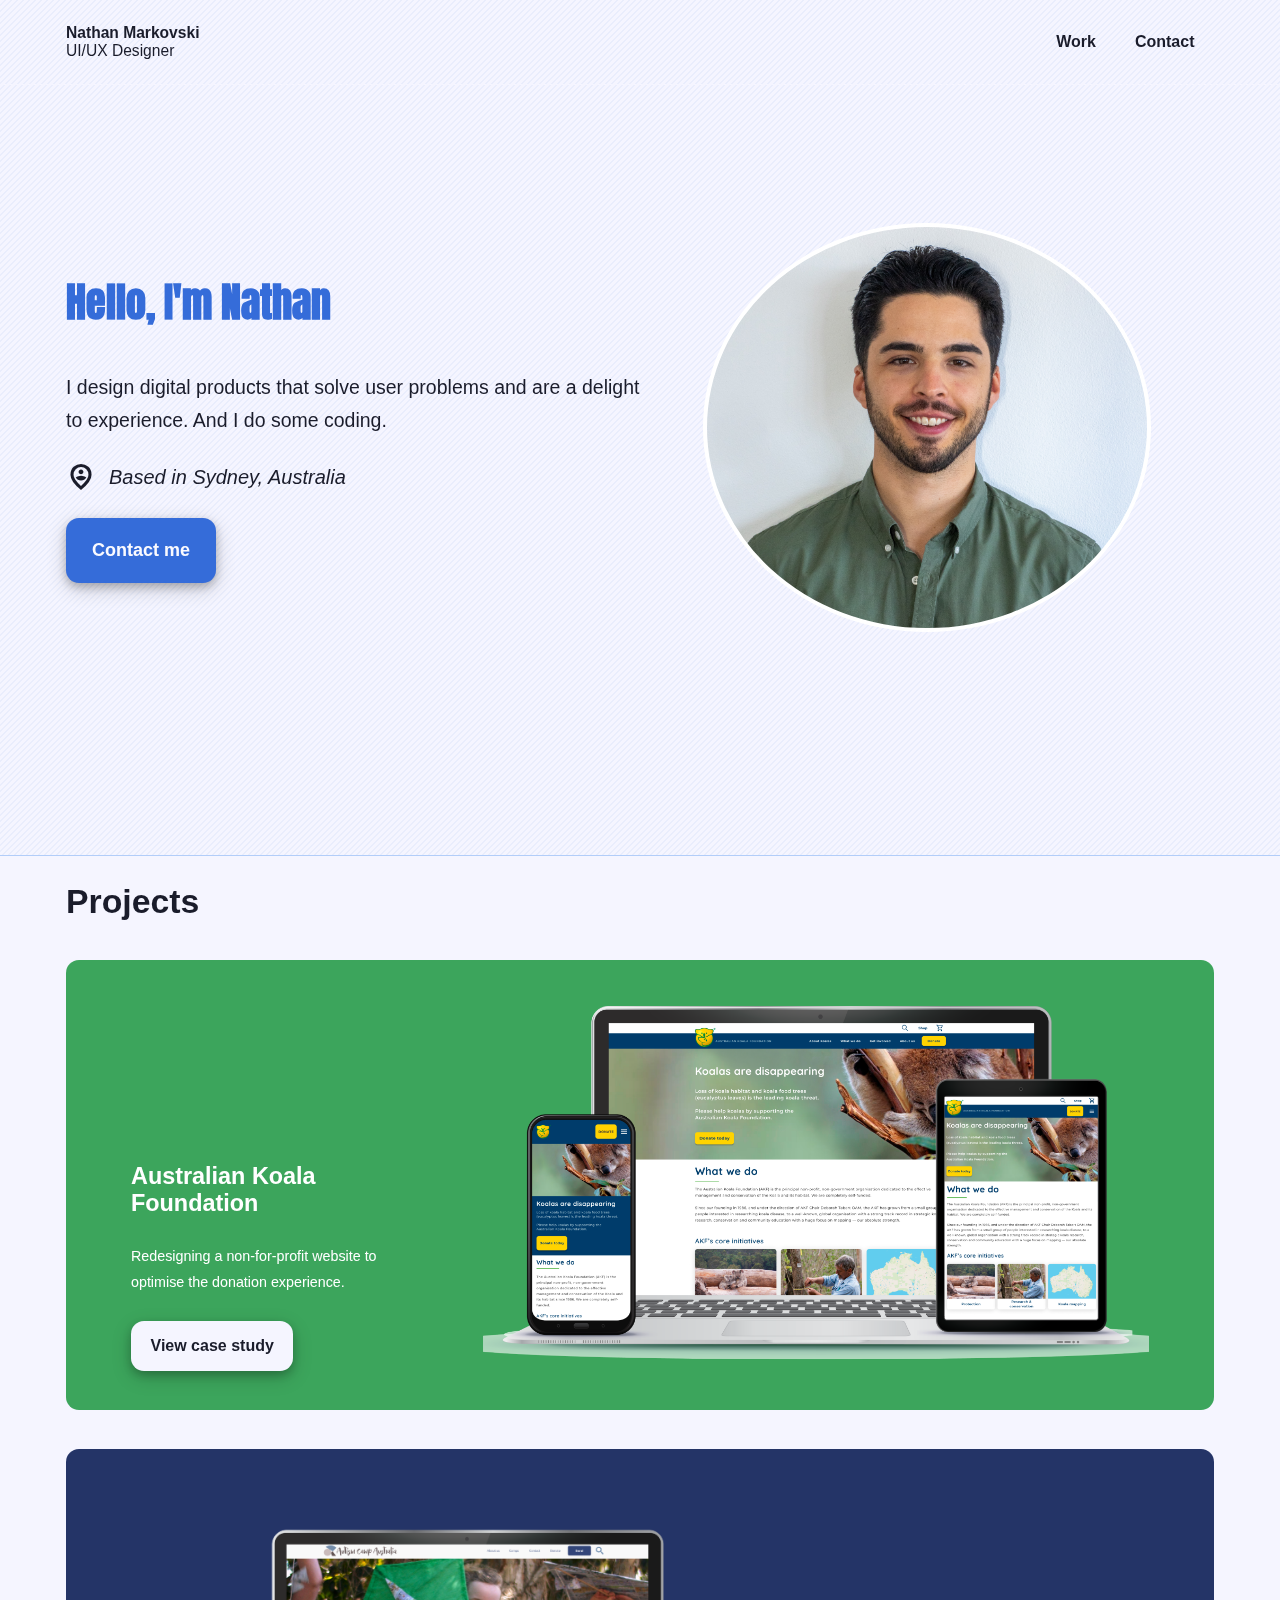
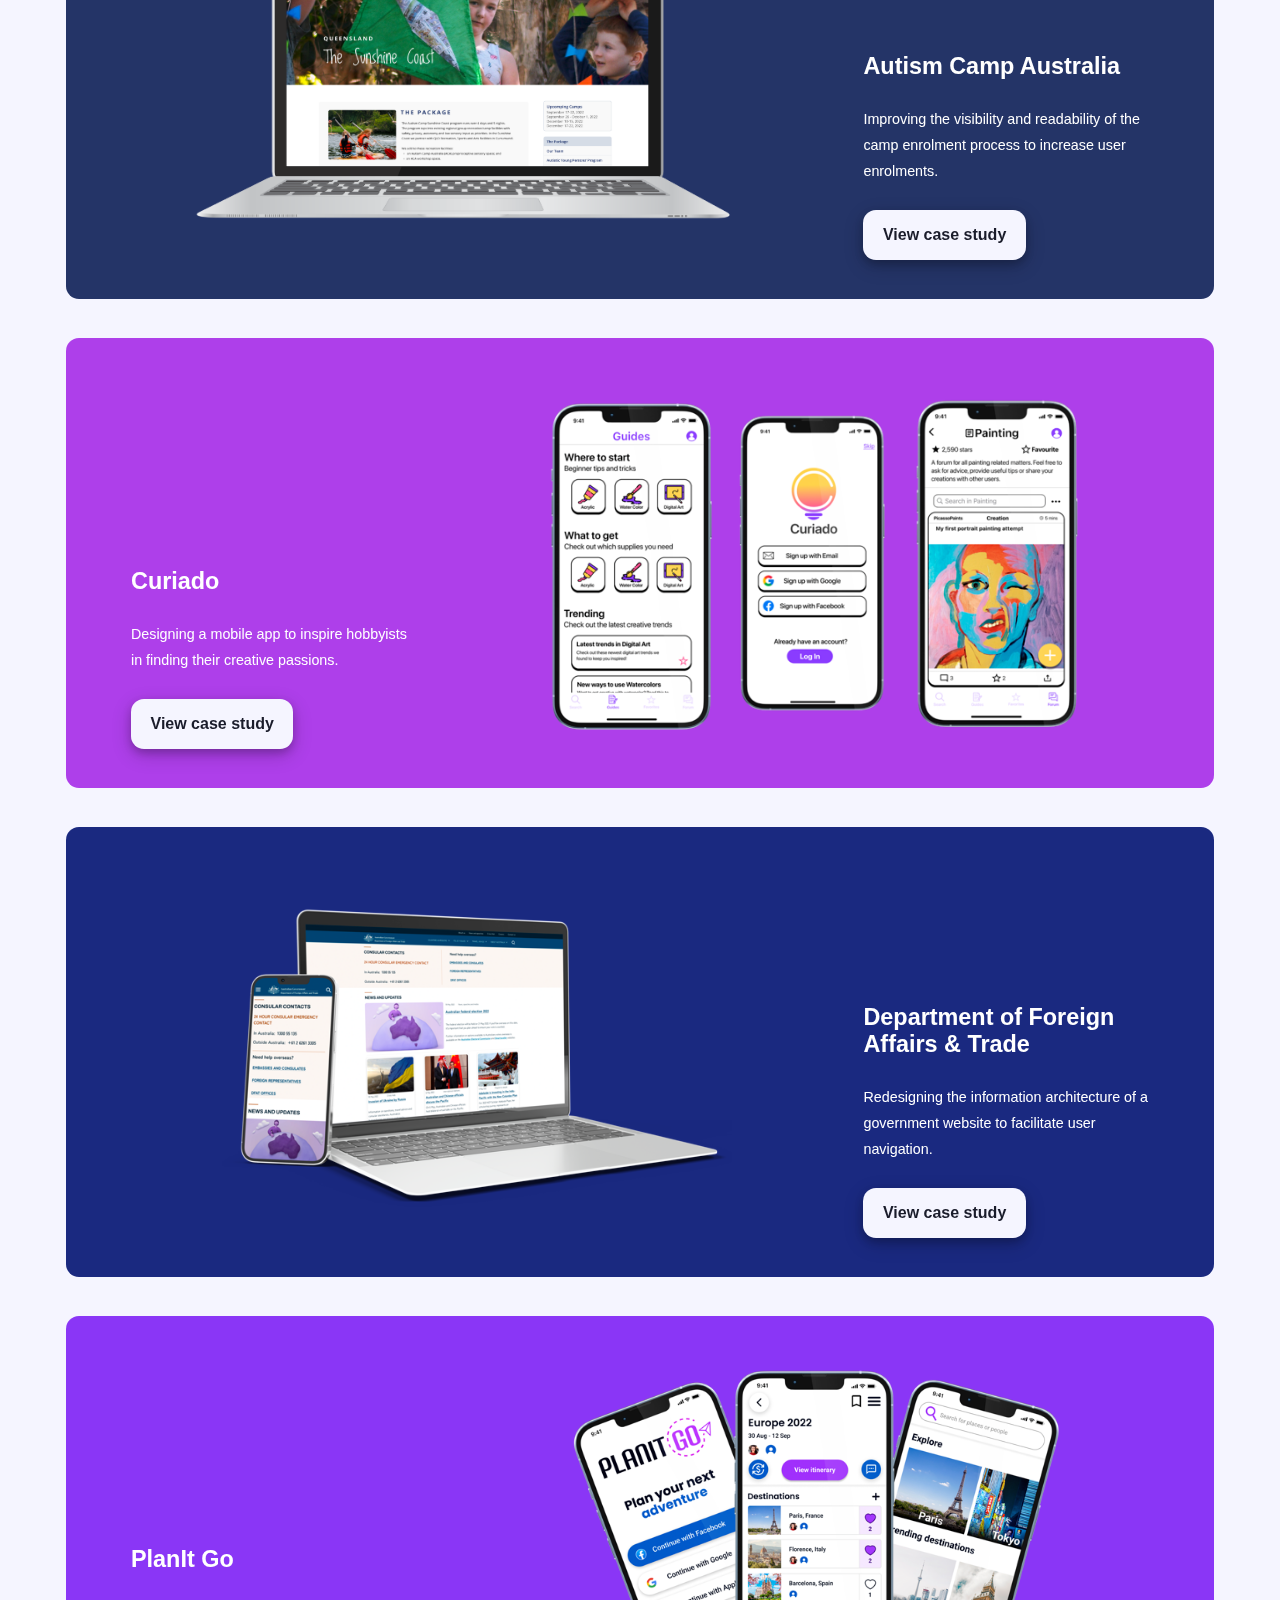
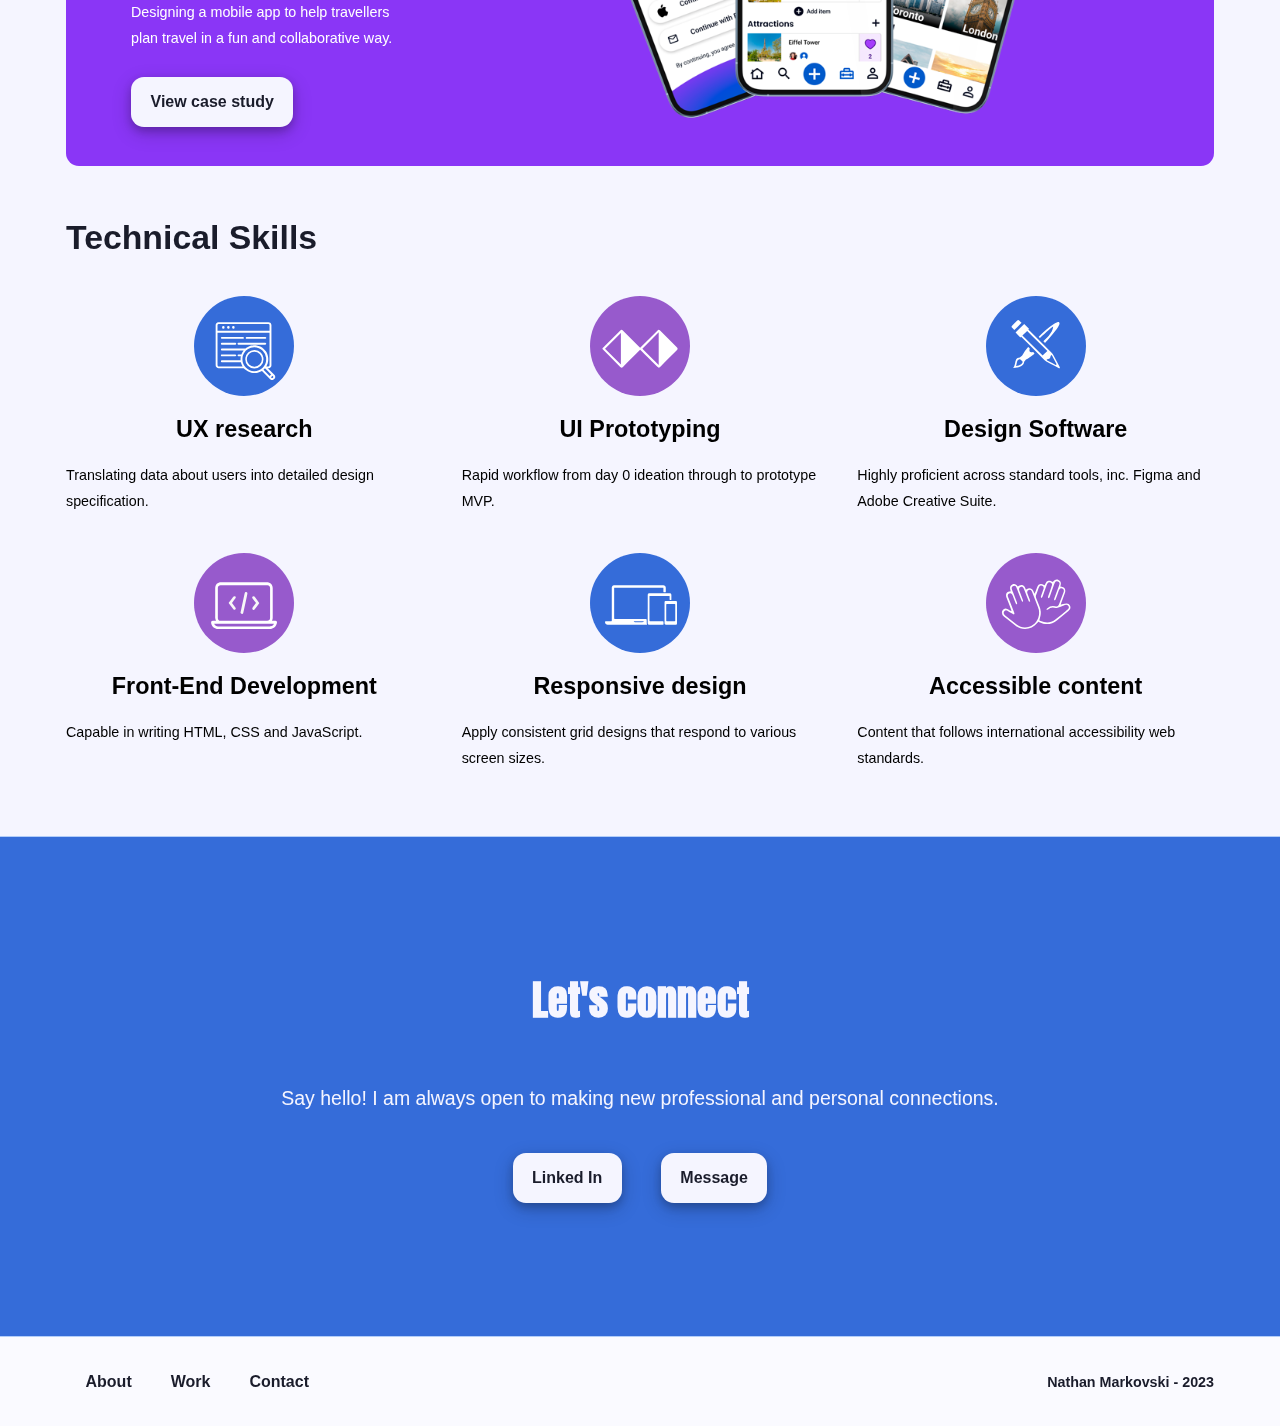
<file: index.html>
<!DOCTYPE html>
<html lang="en">
  <head>
   <meta charset="utf-8">
   <meta name="viewport" content="width=device-width, initial-scale=1" />
   <title>Nathan's Portfolio</title>
   <link rel="stylesheet" href="css/main.css">
   <link rel="preconnect" href="https://fonts.googleapis.com">
   <link rel="preconnect" href="https://fonts.gstatic.com" crossorigin>
   <link href="https://fonts.googleapis.com/css2?family=Russo+One&display=swap" rel="stylesheet">
   <link href="https://fonts.googleapis.com/css2?family=Anton&display=swap" rel="stylesheet">
   <link href="https://fonts.googleapis.com/icon?family=Material+Icons" rel="stylesheet">
   <link rel="stylesheet" href="https://fonts.googleapis.com/css2?family=Material+Symbols+Outlined:opsz,wght,FILL,GRAD@20..48,100..700,0..1,-50..200" />
   <script
   src="https://code.jquery.com/jquery-3.6.0.min.js"
   integrity="sha256-/xUj+3OJU5yExlq6GSYGSHk7tPXikynS7ogEvDej/m4="
   crossorigin="anonymous"></script>

   <!-- Global site tag (gtag.js) - Google Analytics -->
<script async src="https://www.googletagmanager.com/gtag/js?id=G-YQF85CCSH3"></script>
<script>
  window.dataLayer = window.dataLayer || [];
  function gtag(){dataLayer.push(arguments);}
  gtag('js', new Date());

  gtag('config', 'G-YQF85CCSH3');
</script>

 <!-- Hotjar Tracking Code for https://www.hotjar.com -->
<script>
    (function(h,o,t,j,a,r){
        h.hj=h.hj||function(){(h.hj.q=h.hj.q||[]).push(arguments)};
        h._hjSettings={hjid:3085739,hjsv:6};
        a=o.getElementsByTagName('head')[0];
        r=o.createElement('script');r.async=1;
        r.src=t+h._hjSettings.hjid+j+h._hjSettings.hjsv;
        a.appendChild(r);
    })(window,document,'https://static.hotjar.com/c/hotjar-','.js?sv=');
</script>
</head>

<!-- Nav Bar -->
<nav id="nav">
    <div id="nav-container">
       <div class="brand"> <a href="index.html">
            <h4>Nathan Markovski</h4>
            <h5>UI/UX Designer</h5>
        </a></div>
        <div class="links">
            <!-- <a href="#">About Me</a> -->
            <a href="#work">Work</a>
            <!-- <a href="#">Writing</a> -->
            <a href="https://markovsn.github.io//NM-Portfolio/contact.html">Contact</a>
        </div>
        <div id="burger">
            <i class="icon-burger material-icons">menu</i>
            <i class="icon-x hidden material-icons">close</i>
        </div>
</nav>

<div id="modal-menu" class="hidden">
    <!-- <a href="#">About</a> -->
    <a href="#work">Work</a>
    <!-- <a href="#">Writing</a> -->
    <a href="https://markovsn.github.io//NM-Portfolio/contact.html">Contact</a>
</div>

<body>
<!-- Hero -->
    <header id="hero-container"> 
        <div id="hero-background"></div>
        <div id="hero">
            <div class="left">
            <h1>Hello, I'm Nathan</h1>
            
            <p class="large"> I design digital products that solve user problems and are a delight to experience. And I do some coding.</p>
            <div class="location">
                <span class="material-symbols-outlined">person_pin_circle</span>
                <p>Based in Sydney, Australia</p>
            </div>
            <a href="contact.html"> <button class="btn-primary">Contact me</button> </a>
            </div>
            <div class="right">
                <div class="pfp"></div>
            </div>
        </div>
    </header>

    <div class="horizontal-line"></div>


    <!-- Case studies -->
    <div class=paper-texture>
    <section id="work">
        <h2>Projects</h2>
        
        <!-- Australia Koala Foundation -->
        <a href="https://markovsn.github.io//NM-Portfolio/akf" id="case-study-koala" class="case-study">
            <div class="pic"></div>
            <div class="body">
                <h3 class="cs-heading">Australian Koala Foundation</h3>
                <p class="cs-body">Redesigning a non-for-profit website to optimise the donation experience.</p>
                <button class="btn-secondary">View case study</button>
            </div>
        </a>

        <!-- Autism Camp Australia -->
        <a href="https://markovsn.github.io//NM-Portfolio/aca" id="case-study-aca" class="case-study">
            <div class="pic"></div>
            <div class="body">
                <h3 class="cs-heading">Autism Camp Australia</h3>
                <p class="cs-body">Improving the visibility and readability of the camp enrolment process to increase user enrolments.</p>
                <button class="btn-secondary">View case study</button>
            </div>
        </a>
        
        <!-- Curiado -->
        <a href="https://markovsn.github.io//NM-Portfolio/curiado" id="case-study-curiado" class="case-study">
            <div class="pic"></div>
            <div class="body">
                <h3 class="cs-heading">Curiado</h3>
                <p class="cs-body">Designing a mobile app to inspire hobbyists in finding their creative passions.</p>
                <button class="btn-secondary">View case study</button>
            </div>
        </a>

        <!-- Dpmt. Foreign Affairs & Trade -->
        <a href="https://markovsn.github.io//NM-Portfolio/dfat" id="case-study-dfat" class="case-study">
            <div class="pic"></div> 
            <div class="body">
                <h3 class="cs-heading">Department of Foreign Affairs & Trade</h3>
                <p class="cs-body">Redesigning the information architecture of a government website to facilitate user navigation.</p>    
                <button class="btn-secondary">View case study</button>
            </div>
        </a>

        <!-- PlanIt Go -->
        <a href="https://markovsn.github.io//NM-Portfolio/planitgo" id="case-study-planit" class="case-study">
            <div class="pic"></div>
            <div class="body">
                <h3 class="cs-heading">PlanIt Go</h3>
                <p class="cs-body">Designing a mobile app to help travellers plan travel in a fun and collaborative way.</p>
                <button class="btn-secondary">View case study</button>
            </div>
        </a>


    </section>

    <!-- Skills -->
    <section id="skills">
        <h2>Technical Skills</h2>

        <div id="skill1" class="skill-container">
            <div class="skill-icon">
                <div class="icon"></div>
            </div>
            <h3>UX research</h3>
            <p class="regular">Translating data about users into detailed design specification.</p>
        </div>

        <div id="skill2" class="skill-container">
            <div class="skill-icon">
                <div class="icon"></div>
            </div>
            <h3>UI Prototyping</h3>
            <p class="regular">Rapid workflow from day 0 ideation through to prototype MVP.</p>
        </div>

        <div id="skill3" class="skill-container">
            <div class="skill-icon">
                <div class="icon"></div>
            </div>
            <h3>Design Software</h3>
            <p class="regular">Highly proficient across standard tools, inc. Figma and Adobe Creative Suite.

            </p>
        </div>

        <div id="skill4" class="skill-container">
            <div class="skill-icon">
                <div class="icon"></div>
            </div>
            <h3>Front-End Development    </h3>
            <p class="regular">Capable in writing HTML, CSS and JavaScript.</p>
        </div>

        <div id="skill5" class="skill-container">
            <div class="skill-icon">
                <div class="icon"></div>
            </div>
            <h3>Responsive design</h3>
            <p class="regular">Apply consistent grid designs that respond to various screen sizes.</p>
        </div>

        <div id="skill6" class="skill-container">
            <div class="skill-icon">
                <div class="icon"></div>
            </div>
            <h3>Accessible content</h3>
            <p class="regular">Content that follows international accessibility web standards.</p>
        </div>
    </section>

    <section id="contact">
        <div class="contact-container">  
            <h1>Let's connect</h1>
            <p class="large">Say hello! I am always open to making new professional and personal connections.</p>
            <div class="contact-buttons">
                <a href="https://www.linkedin.com/in/nathan-markovski-5a540b140"><button class="btn-secondary linked-in">Linked In</button></a>
                <a href="https://markovsn.github.io//NM-Portfolio/contact.html"><button class="btn-secondary message">Message</button></a>
            </div>
        </div>     
    </section>
    </div>

    <!-- Footer -->
    <footer id="footer">
        <div class="footer-container">
            <div class="links">
                <a href="#">About</a>
                <a href="#">Work</a>
                <!-- <a href="#">Writing</a> -->
                <a href="#">Contact</a>
            </div>
            <div id="signature"><p class="regular">Nathan Markovski - 2023</p></div>
        </div>
    </footer>

    <script src="main.js"></script>

</body> 
</html>
</file>
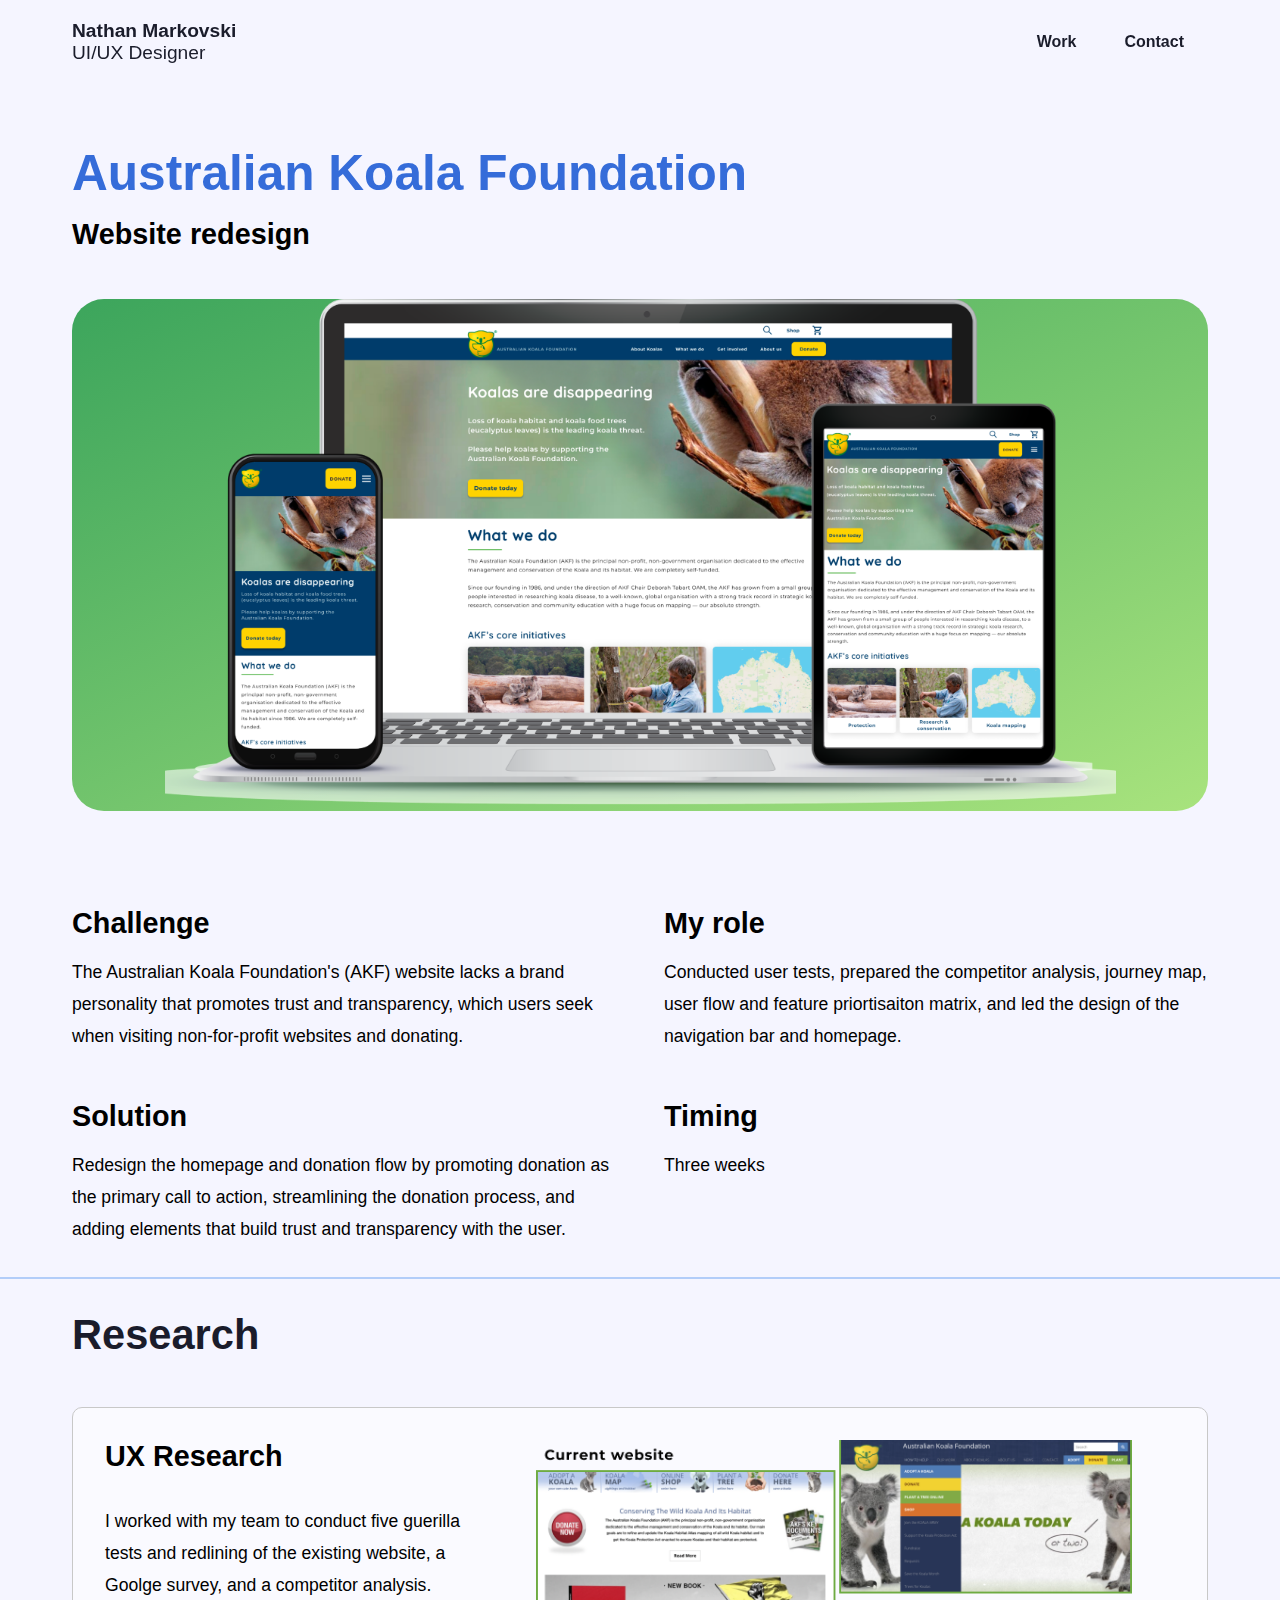
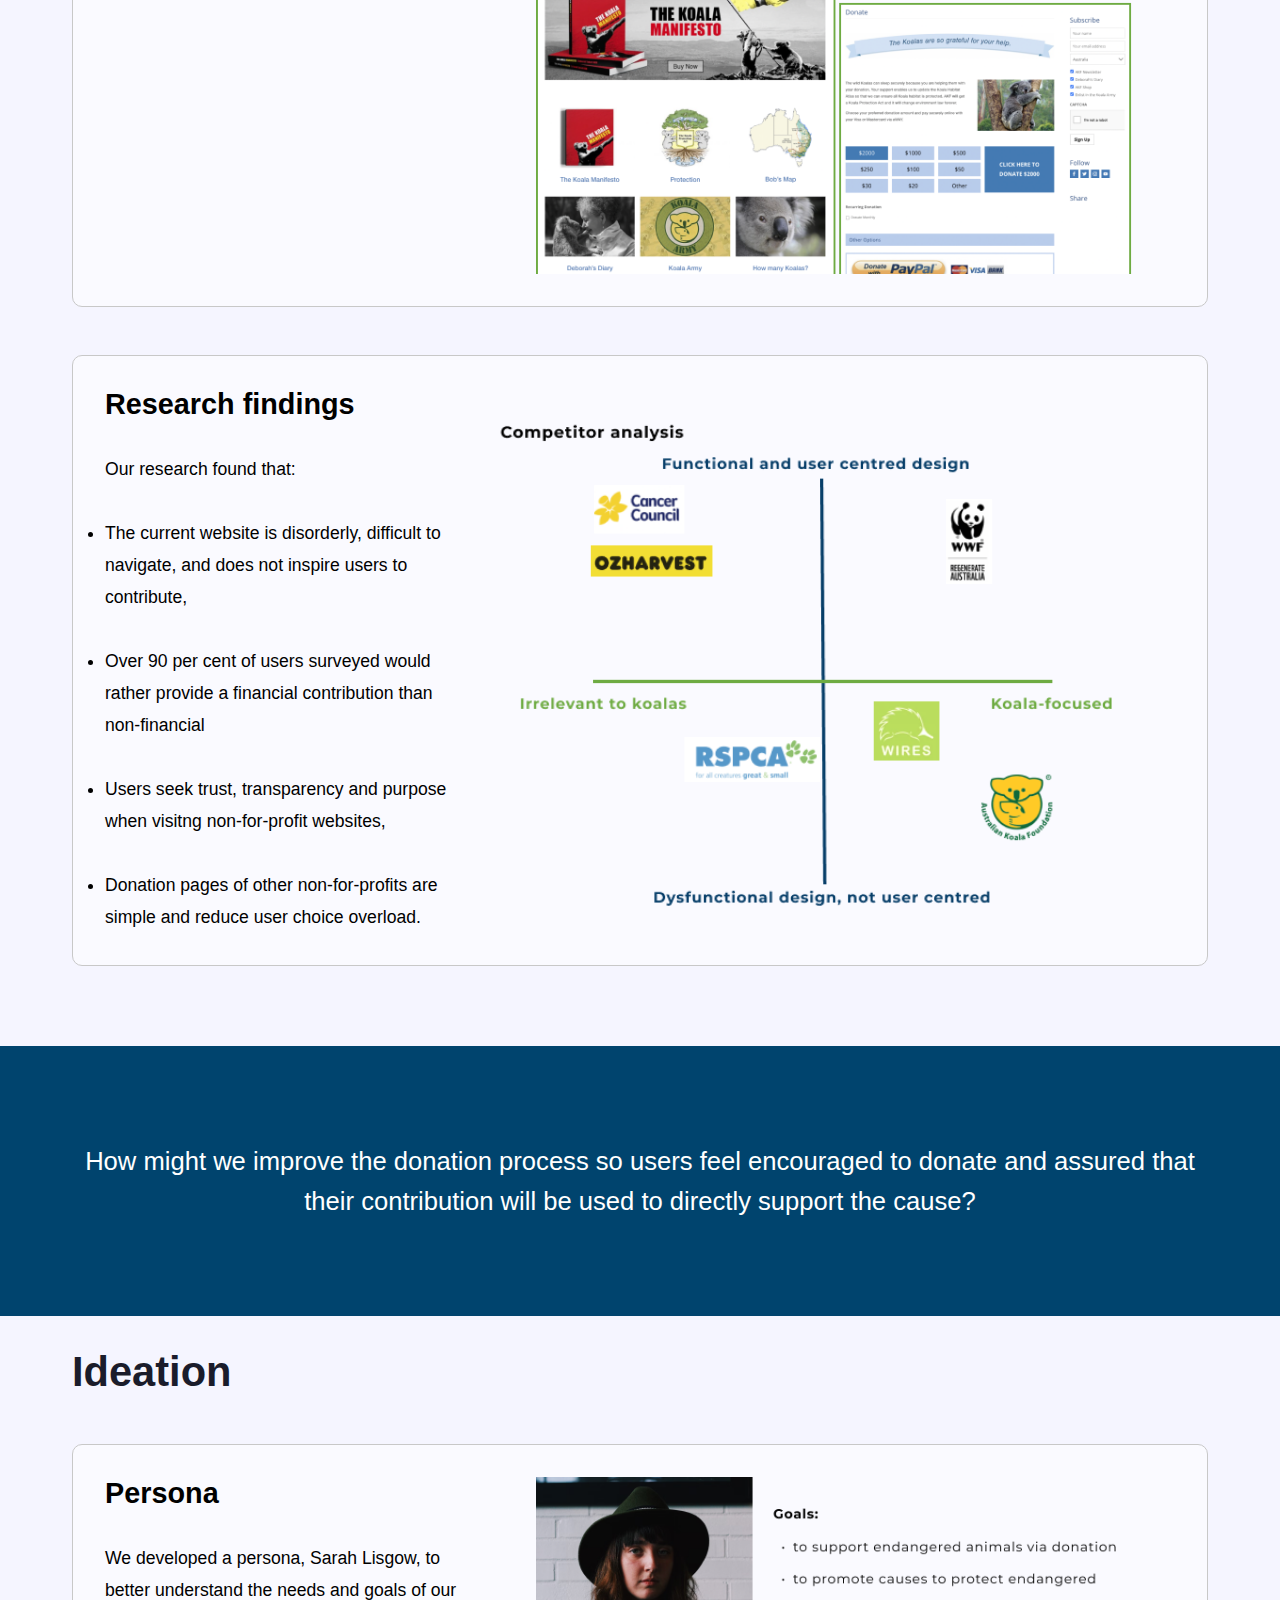
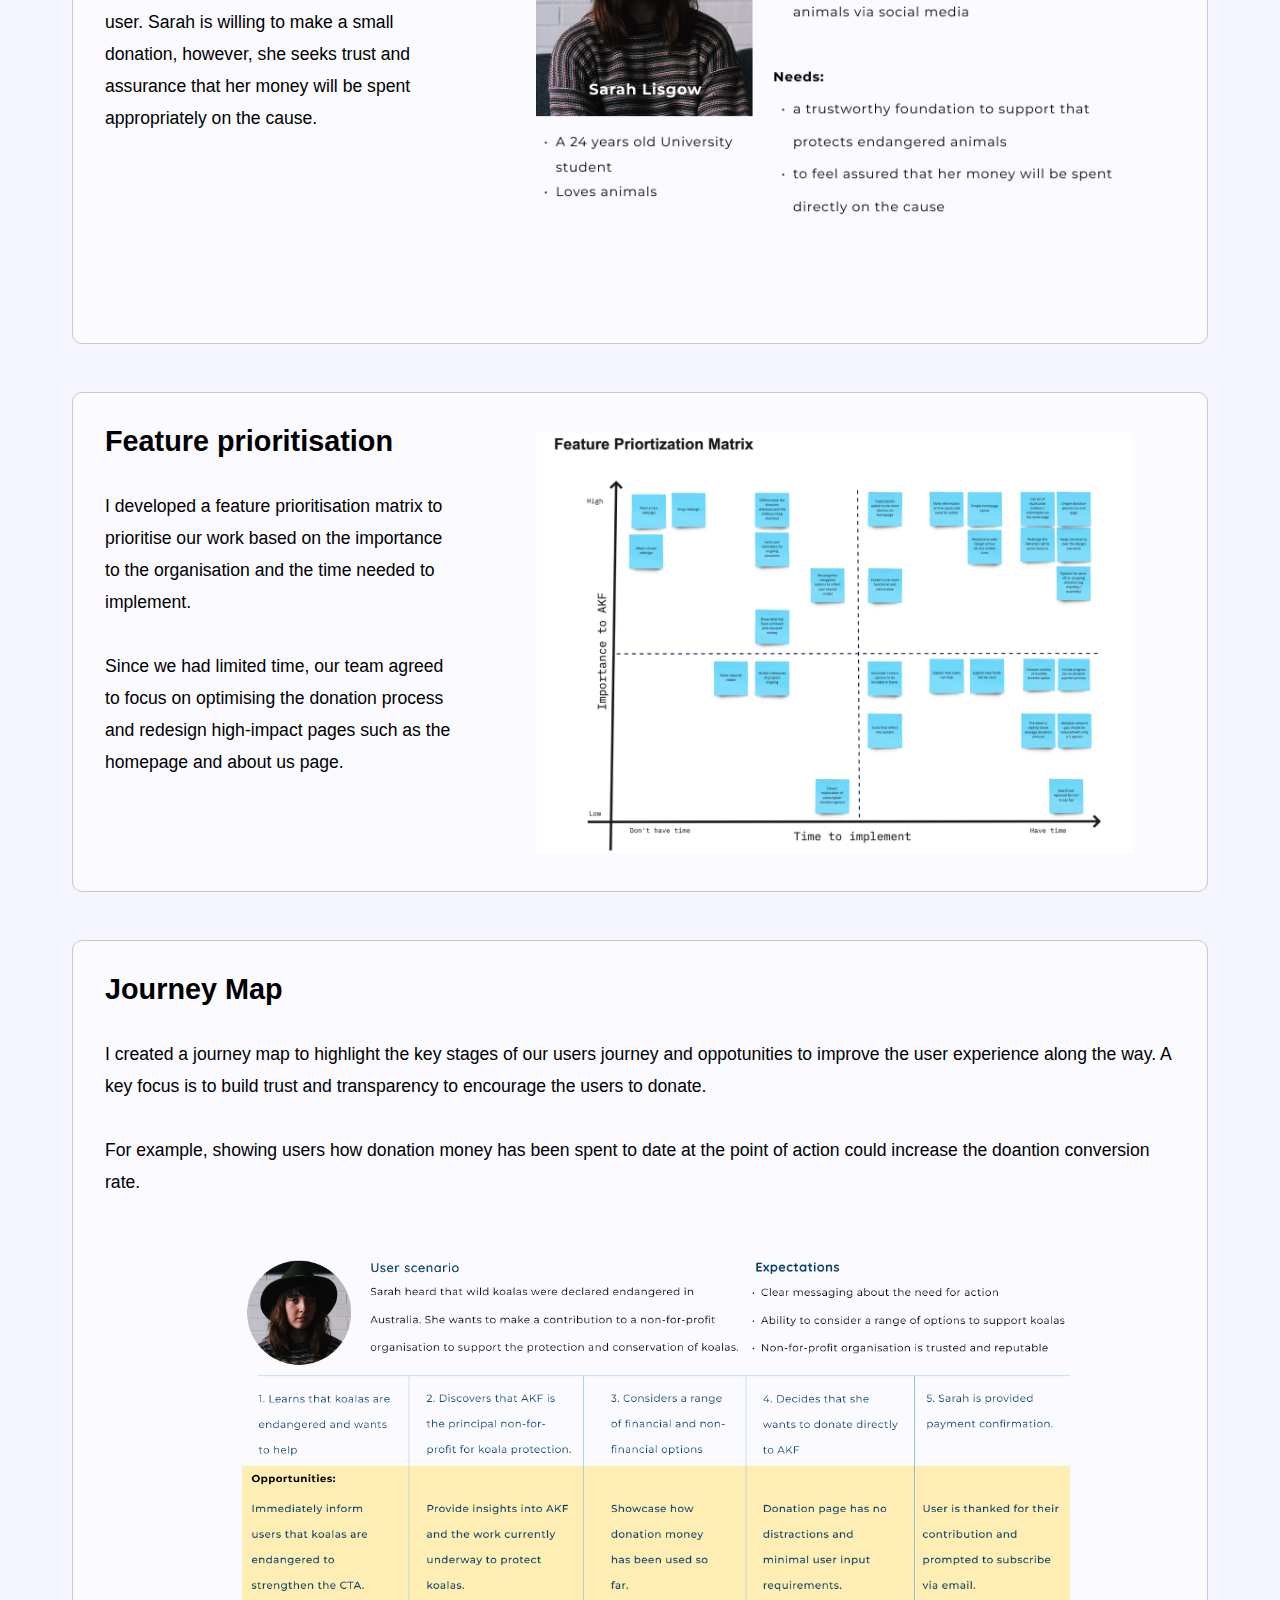
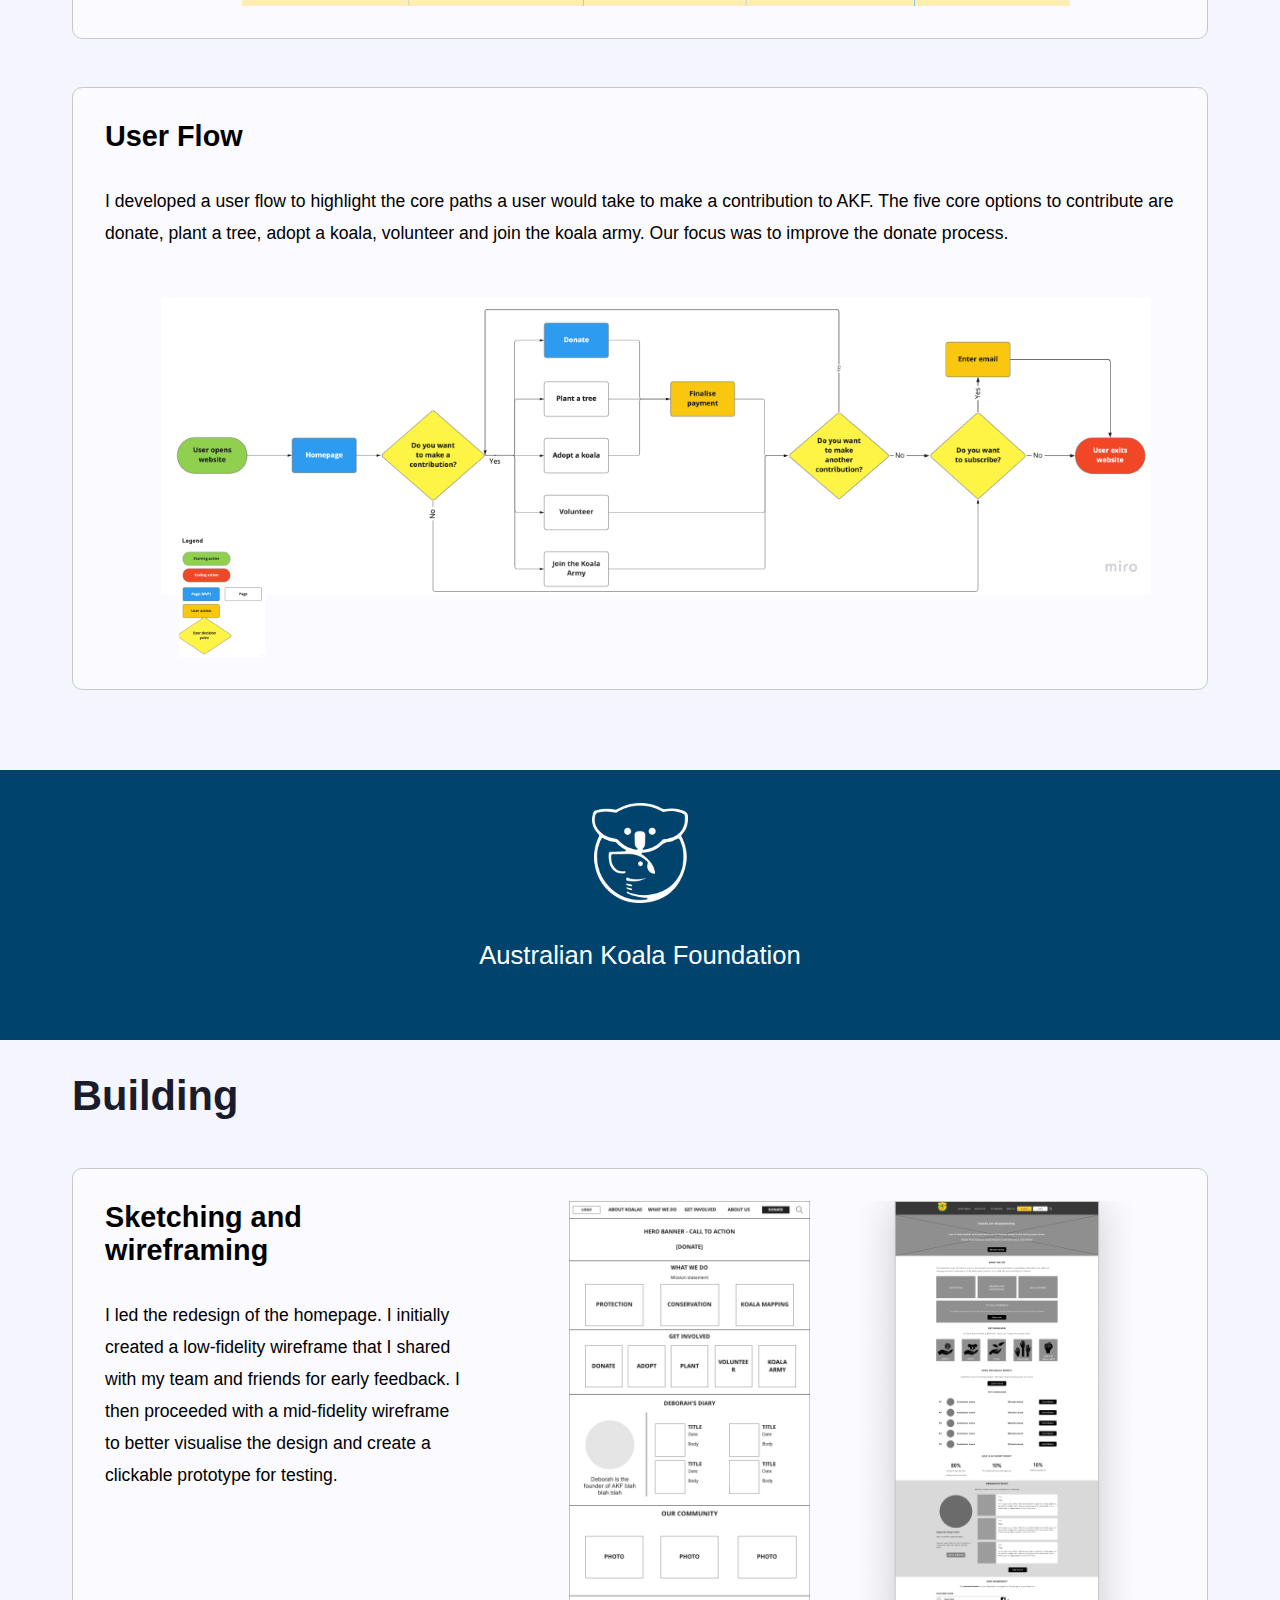
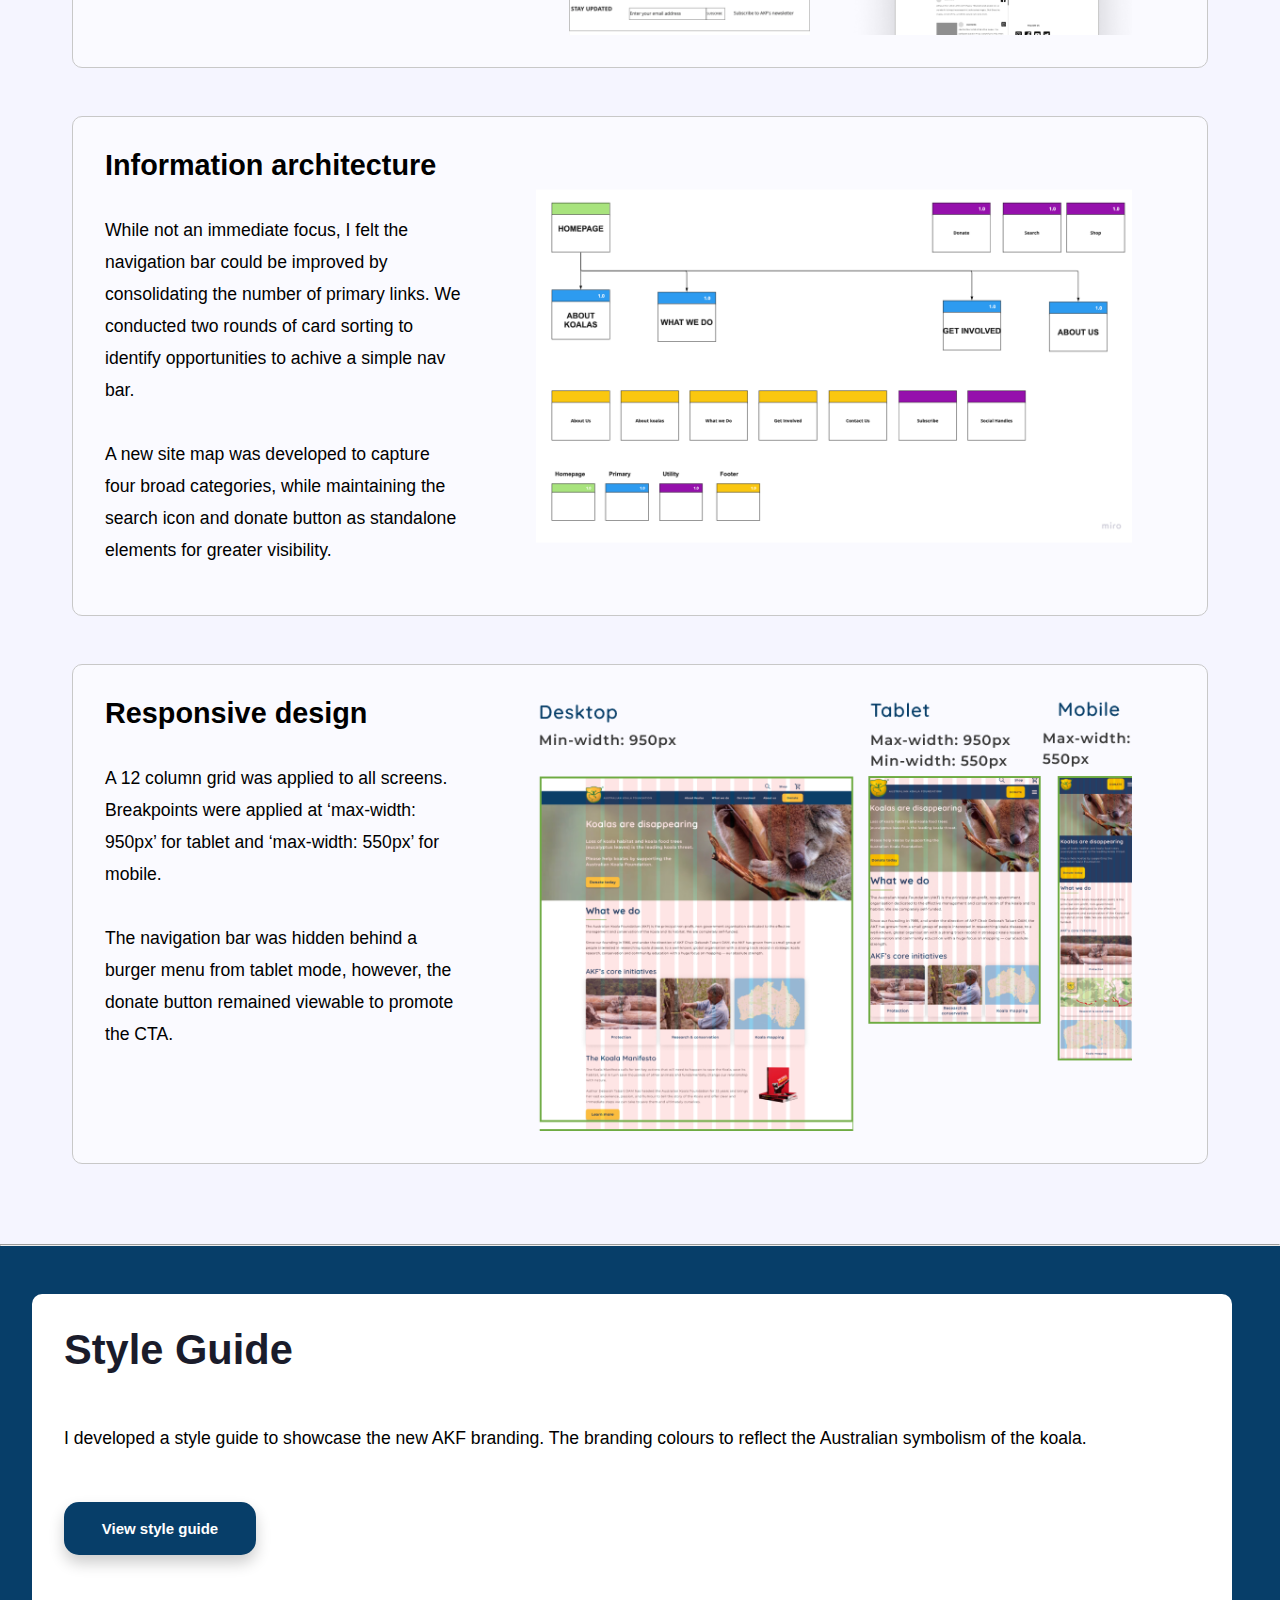
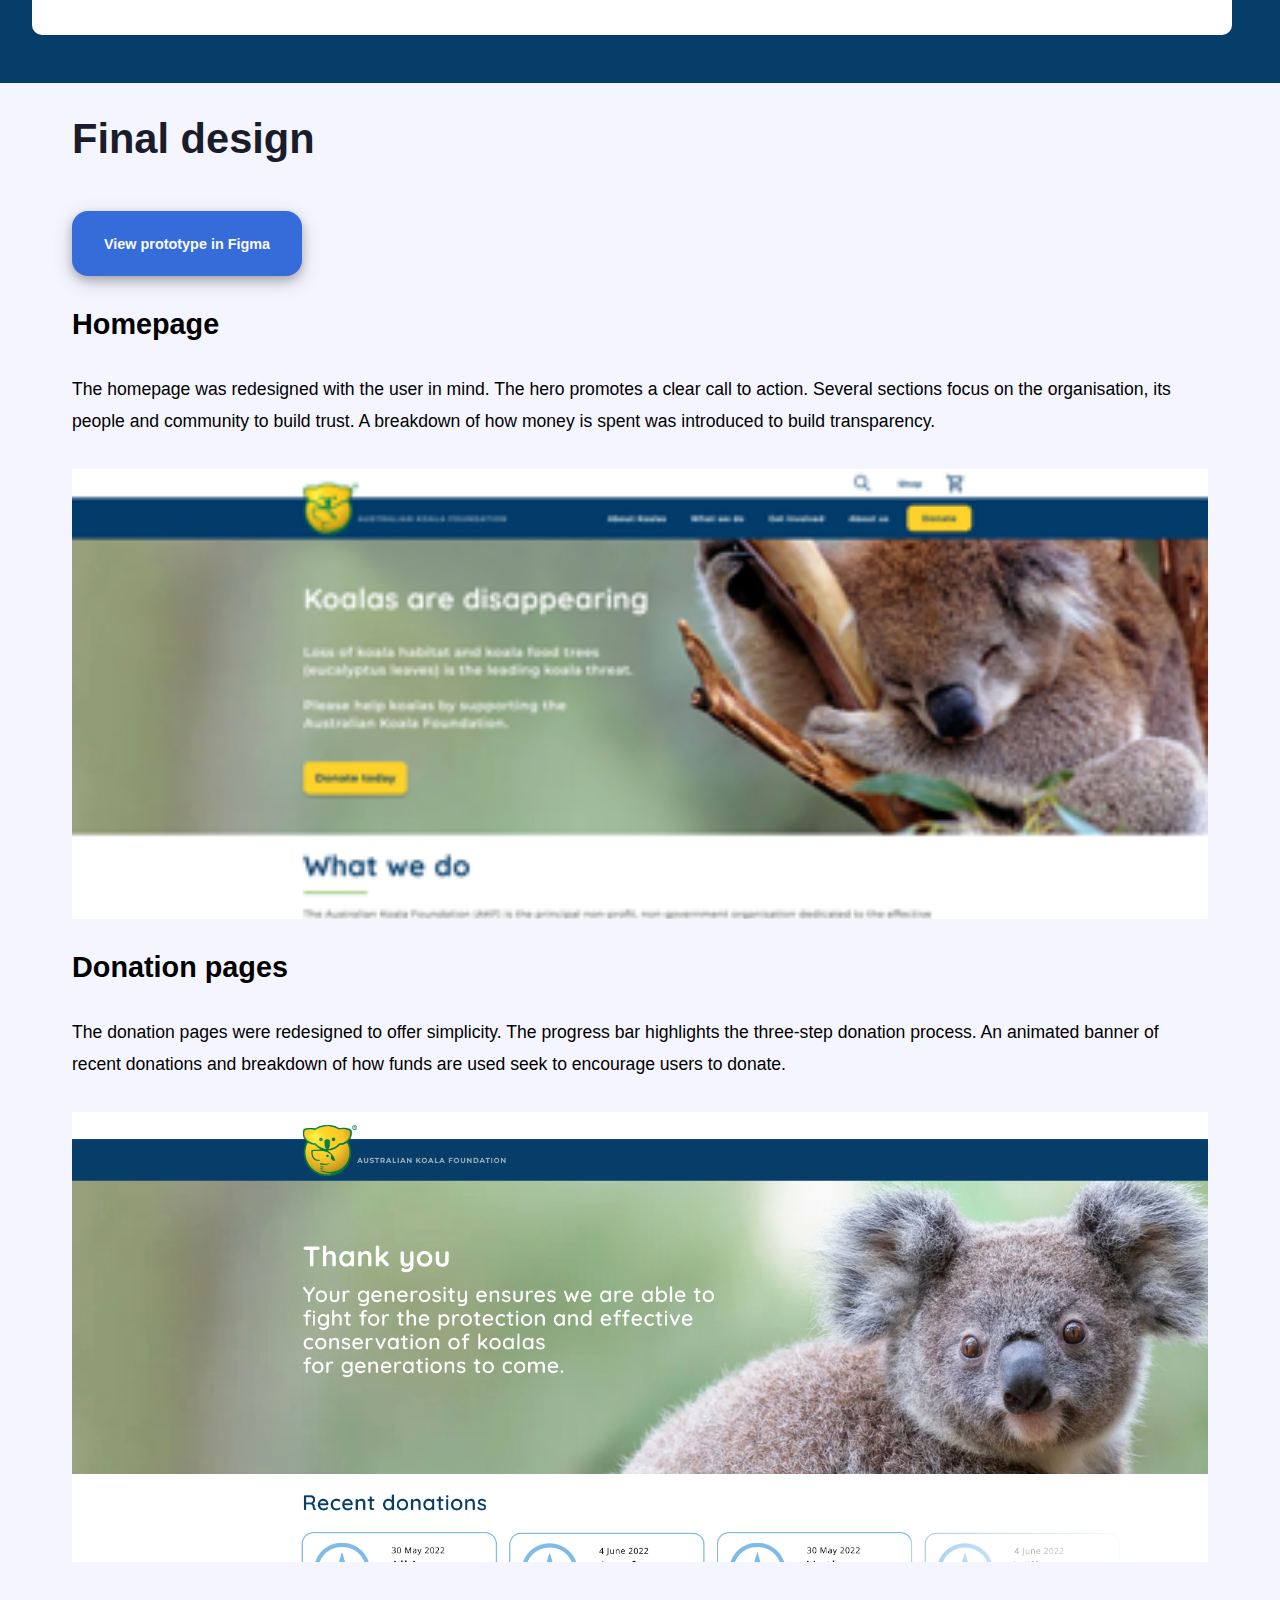
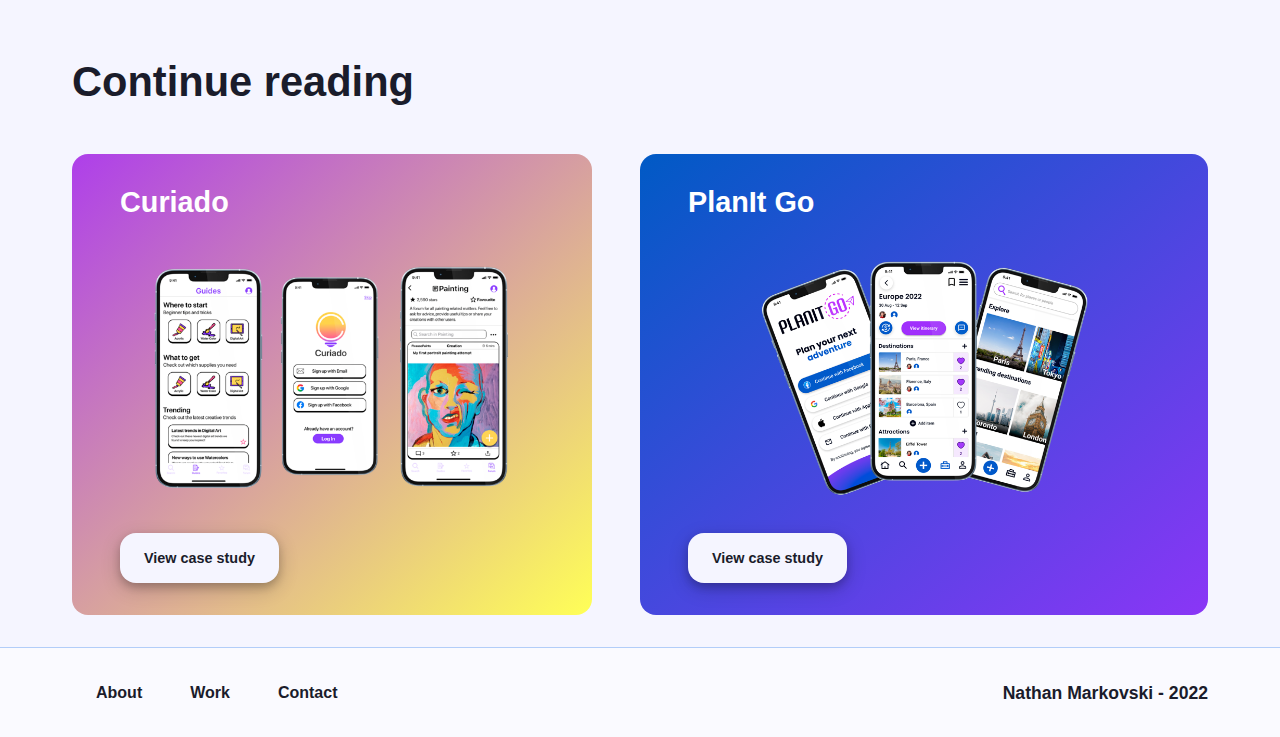
<file: akf.html>
<!DOCTYPE html>
<html style="font-size: 16px" lang="en">
  <head>
    <meta name="viewport" content="width=device-width, initial-scale=1" />
    <meta charset="utf-8">
   <title>Australia Koala Foundation - Case Study</title>
   <link rel="stylesheet" href="css/main.css">
   <link rel="stylesheet" href="css/akf.css">
   <link rel="preconnect" href="https://fonts.googleapis.com">
   <link rel="preconnect" href="https://fonts.gstatic.com" crossorigin>
   <link href="https://fonts.googleapis.com/css2?family=Russo+One&display=swap" rel="stylesheet">
   <link href="https://fonts.googleapis.com/icon?family=Material+Icons" rel="stylesheet">
   <link rel="stylesheet" href="https://fonts.googleapis.com/css2?family=Material+Symbols+Outlined:opsz,wght,FILL,GRAD@20..48,100..700,0..1,-50..200" />
<link rel="preconnect" href="https://fonts.googleapis.com">
<link rel="preconnect" href="https://fonts.gstatic.com" crossorigin>
<link href="https://fonts.googleapis.com/css2?family=Montserrat:wght@300;400;500;600;700;800&family=Quicksand:wght@300;400;500;600;700&display=swap" rel="stylesheet">
   <script
   src="https://code.jquery.com/jquery-3.6.0.min.js"
   integrity="sha256-/xUj+3OJU5yExlq6GSYGSHk7tPXikynS7ogEvDej/m4="
   crossorigin="anonymous"></script>

   <!-- Global site tag (gtag.js) - Google Analytics -->
<script async src="https://www.googletagmanager.com/gtag/js?id=G-YQF85CCSH3"></script>
<script>
  window.dataLayer = window.dataLayer || [];
  function gtag(){dataLayer.push(arguments);}
  gtag('js', new Date());

  gtag('config', 'G-YQF85CCSH3');
</script>
 <!-- Hotjar Tracking Code for https://www.hotjar.com -->
<script>
    (function(h,o,t,j,a,r){
        h.hj=h.hj||function(){(h.hj.q=h.hj.q||[]).push(arguments)};
        h._hjSettings={hjid:3085739,hjsv:6};
        a=o.getElementsByTagName('head')[0];
        r=o.createElement('script');r.async=1;
        r.src=t+h._hjSettings.hjid+j+h._hjSettings.hjsv;
        a.appendChild(r);
    })(window,document,'https://static.hotjar.com/c/hotjar-','.js?sv=');
</script>
</head>

<!-- Nav Bar -->
<nav id="nav">
    <div id="nav-container">
       <div class="brand"> <a href="https://markovsn.github.io/NM-Portfolio">
            <h4>Nathan Markovski</h4>
            <h5>UI/UX Designer</h5>
        </a></div>
        <div class="links">
            <!-- <a href="#">About Me</a> -->
            <a href="#work">Work</a>
            <!-- <a href="#">Writing</a> -->
            <a href="https://markovsn.github.io/NM-Portfolio/contact">Contact</a>
        </div>
        <div id="burger">
            <i class="icon-burger material-icons">menu</i>
            <i class="icon-x hidden material-icons">close</i>
        </div>
</nav>


<div id="modal-menu" class="hidden">
    <a href="#">About</a>
    <a href="#work">Work</a>
    <!-- <a href="#">Writing</a> -->
    <a href="https://markovsn.github.io/NM-Portfolio/contact">Contact</a>
</div>
<body>
 <!-- Hero -->
    <header id="cs-hero-container"> 
            <div id="cs-hero">
                <div class="cs-title">
                <h1>Australian Koala Foundation</h1>
                <h3>Website redesign</h3>
                </div>
                <div class="mockup"></div>
                <div class="cs-text">
                    <div class="left">
                        <div id="challenge" class="cs-text-container">
                            <h3>Challenge</h3>
                            <p class="regular">The Australian Koala Foundation's (AKF) website lacks a brand personality that promotes trust and transparency, which users seek when visiting non-for-profit websites and donating.</p>
                        </div> 
                        <div id="solution" class="cs-text-container">
                            <h3>Solution</h3>
                            <p class="regular">Redesign the homepage and donation flow by promoting donation as the primary call to action, streamlining the donation process, and adding elements that build trust and transparency with the user.  </p>
                        </div>
                    </div>
                    <div class="right">
                        <div id="role" class="cs-text-container">
                            <h3>My role</h3>
                            <p class="regular">Conducted user tests, prepared the competitor analysis, journey map, user flow and feature priortisaiton matrix, and led the design of the navigation bar and homepage. </p>
                        </div> 
                        <div id="timing" class="cs-text-container">
                            <h3>Timing</h3>
                            <p class="regular">Three weeks</p>
                        </div> 
                    </div>
                </div>
            </div>
    </header>
        <div id="horizontal-ln"></div>


<!-- Research -->
<section class="segment-container">
    <div><h2 class="segment-heading">Research</h2><div>

    <div id="ux-research" class="cs-segment">
        <div class="text">
            <h3>UX Research</h3>
            <p class="regular">I worked with my team to conduct five guerilla tests and redlining of the existing website, a Goolge survey, and a competitor analysis.</p>

        </div>
        <div class="image"></div>
    </div>

    <div id="key-findings" class="cs-segment">
        <div class="text">
            <h3>Research findings</h3>
            <p class="regular">Our research found that:</p>
            <li>The current website is disorderly, difficult to navigate, and does not inspire users to contribute,</li>
            <li>Over 90 per cent of users surveyed would rather provide a financial contribution than non-financial</li>
            <li>Users seek  trust, transparency and purpose when visitng non-for-profit websites,</li>
            <li>Donation pages of other non-for-profits are simple and reduce user choice overload.</li>
        </div>
        <div class="image"></div>       
    </div>
    
</section>

<div class="call-out">
    <div class="call-out-text">How might we improve the donation process so users feel encouraged to donate and assured that their contribution will be used to directly support the cause?</div>
</div>

<!-- IDEATION -->
<section class="segment-container"> 
    <div><h2 class="segment-heading">Ideation</h2><div>

    <div id="persona" class="cs-segment">
        <div class="text">
            <h3>Persona</h3>
            <p class="regular">We developed a persona, Sarah Lisgow, to better understand the needs and goals of our user. Sarah is willing to make a small donation, however, she seeks trust and assurance that her money will be spent appropriately on the cause.  

            </p>
        </div>
        <div class="image"></div>
    </div>

    <div id="feature-prioritisation" class="cs-segment">
        <div class="text">
            <h3>Feature prioritisation</h3>
            <p class="regular">I developed a feature prioritisation matrix to prioritise our work based on the importance to the organisation and the time needed to implement.</p>
            <p class="regular">Since we had limited time, our team agreed to focus on optimising the donation process and redesign high-impact pages such as the homepage and about us page.  </p>
            </p>
        </div>
        <div class="image"></div>
    </div>

    <div id="journey-map" class="cs-segment">
        <div class="text">
            <h3>Journey Map</h3>
            <p class="regular">I created a journey map to highlight the key stages of our users journey and oppotunities to improve the user experience along the way. A key focus is to build trust and transparency to encourage the users to donate.</p>
            <p class="regular">For example, showing users how donation money has been spent to date at the point of action could increase the doantion conversion rate.</p>
        </div>
        <div class="image"></div>
    </div>

    <div id="user-flow" class="cs-segment">
        <div class="text">
            <h3>User Flow</h3>
            <p class="regular">I developed a user flow to highlight the core paths a user would take to make a contribution to AKF. The five core options to contribute are donate, plant a tree, adopt a koala, volunteer and join the koala army. Our focus was to improve the donate process.</p>
        </div>
        <div class="image"></div>
    </div>

</section>

<div id="logo" class="call-out">
    <div class="logo-container"></div>
    <div class="call-out-text">Australian Koala Foundation</div>
</div>

<!-- BUILDING -->

<section class="segment-container">
    <div><h2 class="segment-heading">Building</h2><div>

    <div id="sketching" class="cs-segment">
        <div class="text">
            <h3>Sketching and wireframing</h3>
            <p class="regular">I led the redesign of the homepage. I initially created a low-fidelity wireframe that I shared with my team and friends for early feedback. I then proceeded with a mid-fidelity wireframe to better visualise the design and create a clickable prototype for testing.</p>
        </div>
        <div class="image"></div>
    </div>

    <div id="information-architecture" class="cs-segment">
        <div class="text">
            <h3>Information architecture</h3>
            <p class="regular">While not an immediate focus, I felt the navigation bar could be improved by consolidating the number of primary links. We conducted two rounds of card sorting to identify opportunities to achive a simple nav bar.  </p>
            <p class="regular">A new site map was developed to capture four broad categories, while maintaining the search icon and donate button as standalone elements for greater visibility.</p>
        </div>
        <div class="image"></div>
    </div>

    <div id="responsive" class="cs-segment">
        <div class="text">
            <h3>Responsive design</h3>
            <p class="regular">A 12 column grid was applied to all screens. Breakpoints were applied at ‘max-width: 950px’ for tablet and ‘max-width: 550px’ for mobile.</p>
            <p class="regular">The navigation bar was hidden behind a burger menu from tablet mode, however, the donate button remained viewable to promote the CTA. </p>
        </div>
        <div class="image"></div>
    </div>

</section>

<hr>
<!-- Interface design -->

<section id="style-guide">
<div class="style-guide-container">
    <h2 class="segment-heading">Style Guide</h2>
    <p class="regular">I developed a style guide to showcase the new AKF branding. The branding colours to reflect the Australian symbolism of the koala. </p>
    <button type="button" class="collapsible">View style guide</button>
    <div class="content">
<hr>
    <div id="brand-personality">
        <h3>Brand voice analysis</h3>
        <div class="brand-bubbles">
            <div class="word-container">
                <div><h4>Physique</h4></div>
                <div><p class="regular">Clean structured, curvy, neutral</p></div>
            </div>
            <div class="word-container">
                <div><h4>Self-image</h4></div>
                <div><p class="regular">Trusted, transparent, friendly</p></div>
            </div>
            <div class="word-container">
                <div><h4>Personality</h4></div>
                <div><p class="regular">Cute, Australian, bold</p></div>
            </div>
            <div class="word-container">
                <div><h4>Culture</h4></div>
                <div><p class="regular">Helpful, caring, passionate</p></div>
            </div>


        </div>
    </div>
<hr>
    <div id="logo-preview">
        <div><h3>Logo</h3></div>
        <div class="logo-images">
            <div class="logo-white"></div>
            <div class="logo-black"></div>
            <div class="logo-outline"></div>
        </div>
    </div>

<hr>
   <div id="colours">
        <h3>Brand colours</h3>
        <h4>Primary colours</h4>
        <div id="regal-blue" class="brand-colours">
            <div class="colour-container">
                <div class="main-colour"></div>
                <div class="mid-shade"></div>
                <div class="light-shade"></div>
            </div>
            <div class="colour-info">
                <div class="colour-name"><p class="caption"><strong>Regal blue</strong></p></div>
                <div class="hex-code"><p class="caption">#073E69</p></div>
                <div class="usage"><p class="caption">Usage: 50%</p></div>
            </div>
        </div>

        <div id="white" class="brand-colours">
            <div class="colour-container">
                <div class="main-colour"></div>
                <div class="mid-shade"></div>
                <div class="light-shade"></div>
            </div>
            <div class="colour-info">
                <div class="colour-name"><p class="caption"><strong>White</strong></p></div>
                <div class="hex-code"><p class="caption">#FFFFFF</p></div>
                <div class="usage"><p class="caption">Usage: 30%</p></div>
            </div>
        </div>

        <h4>Seconary colours</h4>
        <div id="bright-sun" class="brand-colours">
            <div class="colour-container">
                <div class="main-colour"></div>
                <div class="mid-shade"></div>
                <div class="light-shade"></div>
            </div>
            <div class="colour-info">
                <div class="colour-name"><p class="caption"><strong>Bright sun</strong></p></div>
                <div class="hex-code"><p class="caption">#FDD230</p></div>
                <div class="usage"><p class="caption">Usage: 20%</p></div>
            </div>
        </div>

        <div id="eucalyptus-green" class="brand-colours">
            <div class="colour-container">
                <div class="main-colour"></div>
                <div class="mid-shade"></div>
                <div class="light-shade"></div>
            </div>
            <div class="colour-info">
                <div class="colour-name"><p class="caption"><strong>Eucalyptus Green</strong></p></div>
                <div class="hex-code"><p class="caption">#6EAB42</p></div>
                <div class="usage"><p class="caption">Usage: 10%</p></div>
            </div>
        </div>
        
    </div>
<hr>
    <!-- typography -->
    <div id="typography">
        <h3>Typography</h3>
        <div id=“resp-table”></div>

    <table class="table">
        <thead>
            <th>Type preview</th>
            <th>Font family</th>
            <th>Font size</th>
        </thead>
        <tbody>
            <tr>
                <td data-label="Type-preview" class="H1-preview">Headline 1</td>
                <td data-label="Font-family">Quicksand - Bold 700</td>
                <td data-label="Font-size">48pt</td>
            </tr>
            <tr>
                <td data-label="Type-preview" class="H2-preview">Headline 2</td>
                <td data-label="Font-family">Quicksand - Semi-bold 600</td>
                <td data-label="Font-size">30pt</td>
            </tr>
            <tr>
                <td data-label="Type-preview" class="H3-preview">Headline 3</td>
                <td data-label="Font-family">Montserrat - Bold 700</td>
                <td data-label="Font-size">22pt</td>
            </tr>
            <tr>
                <td data-label="Type-preview" class="H4-preview">Headline 4</td>
                <td data-label="Font-family">Montserrat - Extra-bold 800</td>
                <td data-label="Font-size">20pt</td>
            </tr>
            <tr>
                <td data-label="Type-preview" class="H5-preview">Headline 5</td>
                <td data-label="Font-family">Montserrat - Semi-bold 600</td>
                <td data-label="Font-size">18pt</td>
            </tr>
            <tr>
                <td data-label="Type-preview" class="H6-preview">Headline 5</td>
                <td data-label="Font-family">Quicksand - Semi-bold 600</td>
                <td data-label="Font-size">18pt</td>
            </tr>
            
            <tr>
                <td data-label="Type-preview"class="Body-preview">Body</td>
                <td data-label="Font-family">Montserrat - Regular 400</td>
                <td data-label="Font-size">16pt</td>
            </tr>
            <tr>
                <td data-label="Type-preview" class="Button-preview">Buttons and meta</td>
                <td data-label="Font-family">Montserrat - Bold 600</td>
                <td data-label="Font-size">15pt</td>
            </tr>
            <tr>
                <td data-label="Type-preview" class="caption-preview">Captions</td>
                <td data-label="Font-family">Montserrat - Regular 400</td>
                <td data-label="Font-size">14pt</td>
            </tr>
        </tbody>
    </table>
<hr>
    <div id="buttons">
        <h3>Buttons</h3>
        <h4>Primary</h4>
            <div class="dfat-btn-container">
                <div><h4>Normal</h4></div>
                <div><button class="btn-dfat" id="prime-normal">Primary</button></div>
            </div>
            <div class="dfat-btn-container">
                <div><h4>Active</h4></div>
                <div><button class="btn-dfat" id="prime-active">Primary</button></div>
            </div>
            <div class="dfat-btn-container">
                <div><h4>Hover</h4></div>
                <div><button class="btn-dfat" id="prime-hover">Primary</button></div>
            </div>
            <div class="dfat-btn-container">
                <div><h4>Focused</h4></div>
                <div><button class="btn-dfat" id="prime-focused">Primary</button></div>
            </div>
            <div class="dfat-btn-container">
                <div><h4>Disabled</h4></div>
                <div><button class="btn-dfat" id="prime-disabled">Primary</button></div>
            </div>
            <h4>Secondary</h4>
            <div class="dfat-btn-container">
                <div><h4>Normal</h4></div>
                <div><button class="btn-dfat" id="second-normal">Secondary</button></div>
            </div>
            <div class="dfat-btn-container">
                <div><h4>Active</h4></div>
                <div><button class="btn-dfat" id="second-active">Secondary</button></div>
            </div>
            <div class="dfat-btn-container">
                <div><h4>Hover</h4></div>
                <div><button class="btn-dfat" id="second-hover">Secondary</button></div>
            </div>
            <div class="dfat-btn-container">
                <div><h4>Focused</h4></div>
                <div><button class="btn-dfat" id="second-focused">Secondary</button></div>
            </div>
            <div class="dfat-btn-container">
                <div><h4>Disabled</h4></div>
                <div><button class="btn-dfat" id="second-disabled">Secondary</button></div>
            </div>
    </div>

    <hr>

    <div id="icons">
        <h3>Icons</h3>
        <div id="icons-social" class="icons-container">
            <h4>Social media</h4>
            <div id="icon-twitter" class="icon-row">
                <div class="icon-container"></div>
                <div><p class="regular">Twitter</p></div>
            </div>
            <div id="icon-facebook" class="icon-row">
                <div class="icon-container"></div>
                <div><p class="regular">Facebook</p></div>
            </div>
            <div id="icon-instagram" class="icon-row">
                <div class="icon-container"></div>
                <div><p class="regular">Instagram</p></div>
            </div>
            <div id="icon-youtube" class="icon-row">
                <div class="icon-container"></div>
                <div><p class="regular">YouTube</p></div>
            </div>
        </div>
        
        <div id="icons-navigation" class="icons-container">
            <h4>Navigation</h4>
            <div id="icon-arrow-down" class="icon-row">
                <div class="icon-container"></div>
                <div><p class="regular">Arrow down</p></div>
            </div>
            <div id="icon-arrow-up" class="icon-row">
                <div class="icon-container"></div>
                <div><p class="regular">Arrow up</p></div>
            </div>
            <div id="icon-arrow-left" class="icon-row">
                <div class="icon-container"></div>
                <div><p class="regular">Arrow left</p></div>
            </div>
            <div id="icon-arrow-right" class="icon-row">
                <div class="icon-container"></div>
                <div><p class="regular">Arrow right</p></div>
            </div>
            <div id="icon-search" class="icon-row">
                <div class="icon-container"></div>
                <div><p class="regular">Search</p></div>
            </div>
            <div id="icon-menu" class="icon-row">
                <div class="icon-container"></div>
                <div><p class="regular">Menu</p></div>
            </div>
            <div id="icon-close" class="icon-row">
                <div class="icon-container"></div>
                <div><p class="regular">Close</p></div>
            </div>
         </div>

        <div id="icons-general" class="icons-container">
            <h4>General</h4>
            <div id="icon-coin" class="icon-row">
                    <div class="icon-container"></div>
                    <div><p class="regular">Coin</p></div>
             </div>
            <div id="icon-person" class="icon-row">
                    <div class="icon-container"></div>
                    <div><p class="regular">Person</p></div>
             </div>
              <div id="icon-card" class="icon-row">
                    <div class="icon-container"></div>
                    <div><p class="regular">Credit card</p></div>
             </div>
             <div id="icon-donate" class="icon-row">
                    <div class="icon-container"></div>
                    <div><p class="regular">Donate</p></div>
             </div>
             <div id="icon-plant" class="icon-row">
                <div class="icon-container"></div>
                <div><p class="regular">Plant</p></div>
         </div>
         <div id="icon-adopt" class="icon-row">
            <div class="icon-container"></div>
            <div><p class="regular">Adopt</p></div>
     </div>
     <div id="icon-volunteer" class="icon-row">
        <div class="icon-container"></div>
        <div><p class="regular">Volunteer</p></div>
 </div>
 <div id="icon-army" class="icon-row">
    <div class="icon-container"></div>
    <div><p class="regular">Army</p></div>
</div>
        </div>
    </div>

    <hr>

    <div id="components">
        <h3>Components</h3>
        <div id="checkbox" class="comps-container">
            <div><h4>Checkbox</h4></div>
            <div class="comp-container"></div>
        </div>
        <div id="toggle" class="comps-container">
            <div><h4>Toggle</h4></div>
            <div class="comp-container"></div>
        </div>
        <div id="text-field" class="comps-container">
            <div><h4>Text field</h4></div>
            <div class="comp-container"></div>
        </div>
        <div id="pagination" class="comps-container">
            <div><h4>Pagination</h4></div>
            <div class="comp-container"></div>
        </div>
        <div id="progress" class="comps-container">
            <div><h4>Progress bar</h4></div>
            <div class="comp-container"></div>
        </div>
        <div id="breadcrumb" class="comps-container">
            <div><h4>Breadcrumbs</h4></div>
            <div class="comp-container"></div>
        </div>
        <div id="searchbar" class="comps-container">
            <div><h4>Search bar</h4></div>
            <div class="comp-container"></div>
        </div>



</div>
</section>


<!-- MOCKUPS -->
<section id="mockups">
    <div class="mockups-container">
    <div><h2 class="segment-heading">Final design</h2><div>
        <div class="prototype-btn"><a href="https://www.figma.com/proto/rInpAtaCKZmlHy928PBSGk/Project-2--Group--3?page-id=0%3A1&node-id=319%3A2007&viewport=-872%2C-1543%2C0.36&scaling=contain&starting-point-node-id=319%3A2007"><button class="btn-primary"><p class="btn-text">View prototype in Figma</p></button></a></div>
        <div id="homepage" class="final-cs-segment">
            <div><h3>Homepage</h3></div>
            <div><p class="regular">The homepage was redesigned with the user in mind. The hero promotes a clear call to action. Several sections focus on the organisation, its people and community to build trust. A breakdown of how money is spent was introduced to build transparency. </p></div>
            <div class="image image-home"></div>
        </div>
        <div id="navigation" class="final-cs-segment">
            <div><h3>Donation pages</h3></div>
            <div><p class="regular">The donation pages were redesigned to offer simplicity. The progress bar highlights the three-step donation process. An animated banner of recent donations and breakdown of how funds are used seek to encourage users to donate.  </p></div>
            <div class="image image-nav"></div>
        </div>
    </div>
</div>
</section>

<!-- Recommendations -->

<section id="next-reading">
    <h2 class="segment-heading">Continue reading</h2>

    <a href="https://markovsn.github.io//NM-Portfolio/curiado" id="curiado" class="small-container">
        <h3>Curiado</h3>
        <div class="image"></div>
        <div class="cta">
            <button class="btn-secondary"><p class="btn-text">View case study</p></button>
        </div>
    </a>

    <a href="https://markovsn.github.io//NM-Portfolio/planitgo" id="planitgo" class="small-container">
        <h3>PlanIt Go</h3>
        <div class="image"></div>
        <div class="cta">
                <button class="btn-secondary"><p class="btn-text">View case study</p></button>
        </div>
    </a>
        
</section>

    <!-- Footer -->
    <footer id="footer">
        <div class="footer-container">
            <div class="links">
                <a href="#">About</a>
                <a href="#">Work</a>
                <!-- <a href="#">Writing</a> -->
                <a href="#">Contact</a>
            </div>
            <div id="signature"><p class="regular">Nathan Markovski - 2022</p></div>
        </div>
    </footer>

    <script src="main.js"></script>

</body> 
</html>
</file>
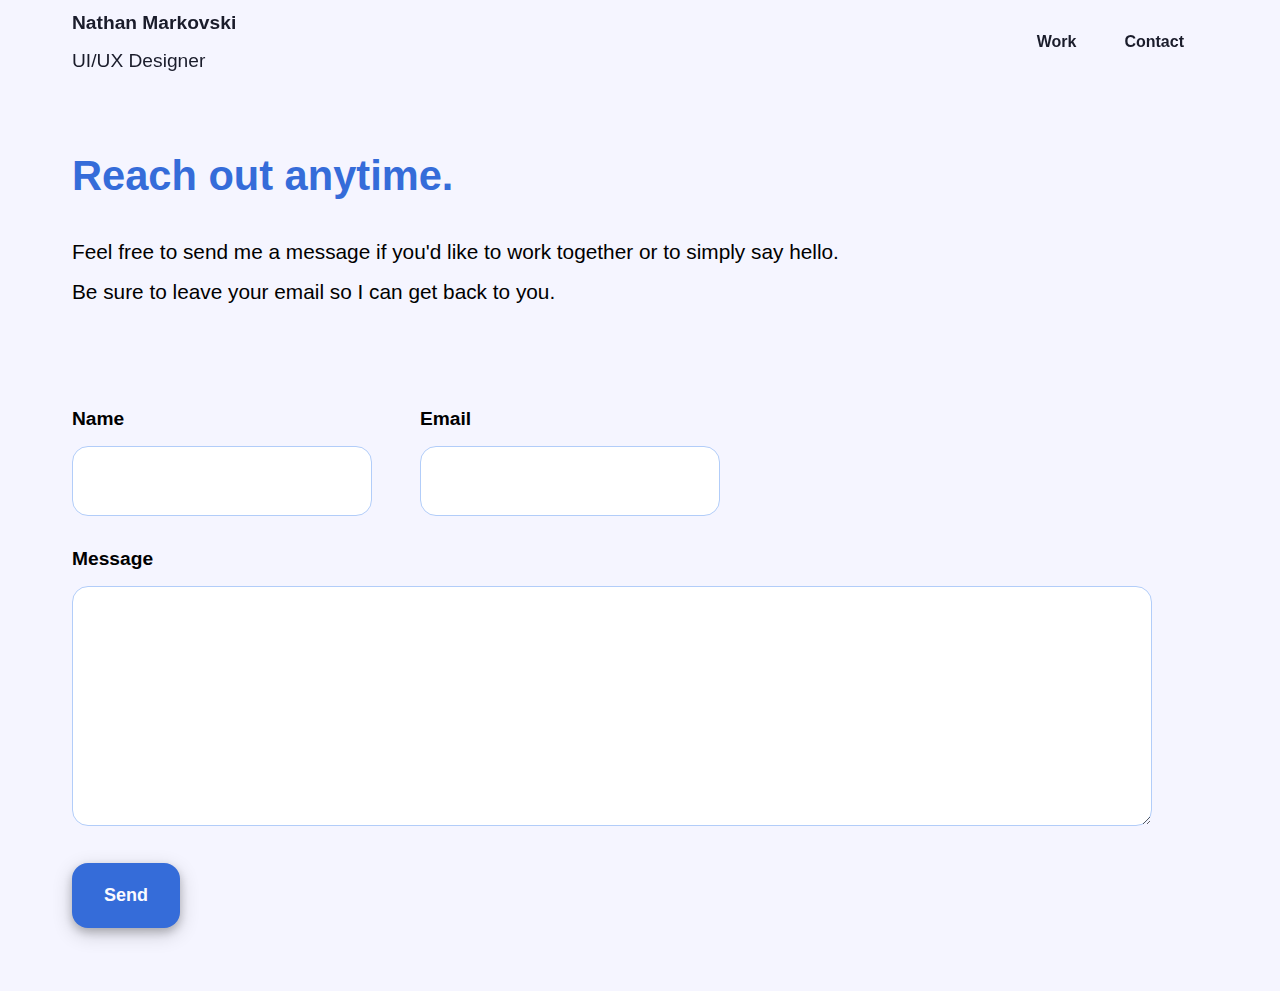
<file: contact.html>
<!DOCTYPE html>
<html style="font-size: 16px" lang="en">
  <head>
   <meta charset="utf-8">
   <meta name="viewport" content="width=device-width, initial-scale=1" />
   <title>Contact me</title>
   <link rel="stylesheet" href="css/main.css">
   <link rel="stylesheet" href="css/contact.css">
   <link rel="preconnect" href="https://fonts.googleapis.com">
   <link rel="preconnect" href="https://fonts.gstatic.com" crossorigin>
   <link href="https://fonts.googleapis.com/css2?family=Russo+One&display=swap" rel="stylesheet">
   <link href="https://fonts.googleapis.com/icon?family=Material+Icons" rel="stylesheet">
   <link rel="stylesheet" href="https://fonts.googleapis.com/css2?family=Material+Symbols+Outlined:opsz,wght,FILL,GRAD@20..48,100..700,0..1,-50..200" />

</head>


<!-- Nav Bar -->
<nav id="nav">
    <div id="nav-container">
       <div class="brand"> <a href="https://www.kovskydesign.com/">
            <h4>Nathan Markovski</h4>
            <h5>UI/UX Designer</h5>
        </a></div>
        <div class="links">
            <!-- <a href="#">About Me</a> -->
            <a href="#">Work</a>
            <!-- <a href="#">Writing</a> -->
            <a href="#">Contact</a>
        </div>
        <div id="burger">
            <i class="icon-burger material-icons">menu</i>
            <i class="icon-x hidden material-icons">close</i>
        </div>
</nav>


<div id="modal-menu" class="hidden">
    <a href="#">About</a>
    <a href="#work">Work</a>
    <!-- <a href="#">Writing</a> -->
    <a href="https://markovsn.github.io/NM-Portfolio/contact">Contact</a>
</div>

<body>
<div class="hero">
  <h2>Reach out anytime.</h2>
  <div class="text">
  <p>Feel free to send me a message if you'd like to work together or to simply say hello. <br>Be sure to leave your email so I can get back to you. </p>
    </div>
</div>


    <div id="contact-form">
          <form name="contact" method="POST" action="post" data-netlify="true" netlify-honeypot="bot-field">
            <div class="name-email">
        <div class="name"><label><h4>Name</h4> <input class="width" type="text" name="name" /></label></div>
        <div class="email"><label><h4>Email</h4> <input class="width" type="email" name="email" /></div>
          </div>
        <div class="message"><label><h4>Message</h4> <textarea class="message-box" name="message"></textarea></label></div>
        <div><button type="submit" class="btn-primary">Send</button></div>
        </p>
      </form>
  </div>
</body>
</html>
</file>
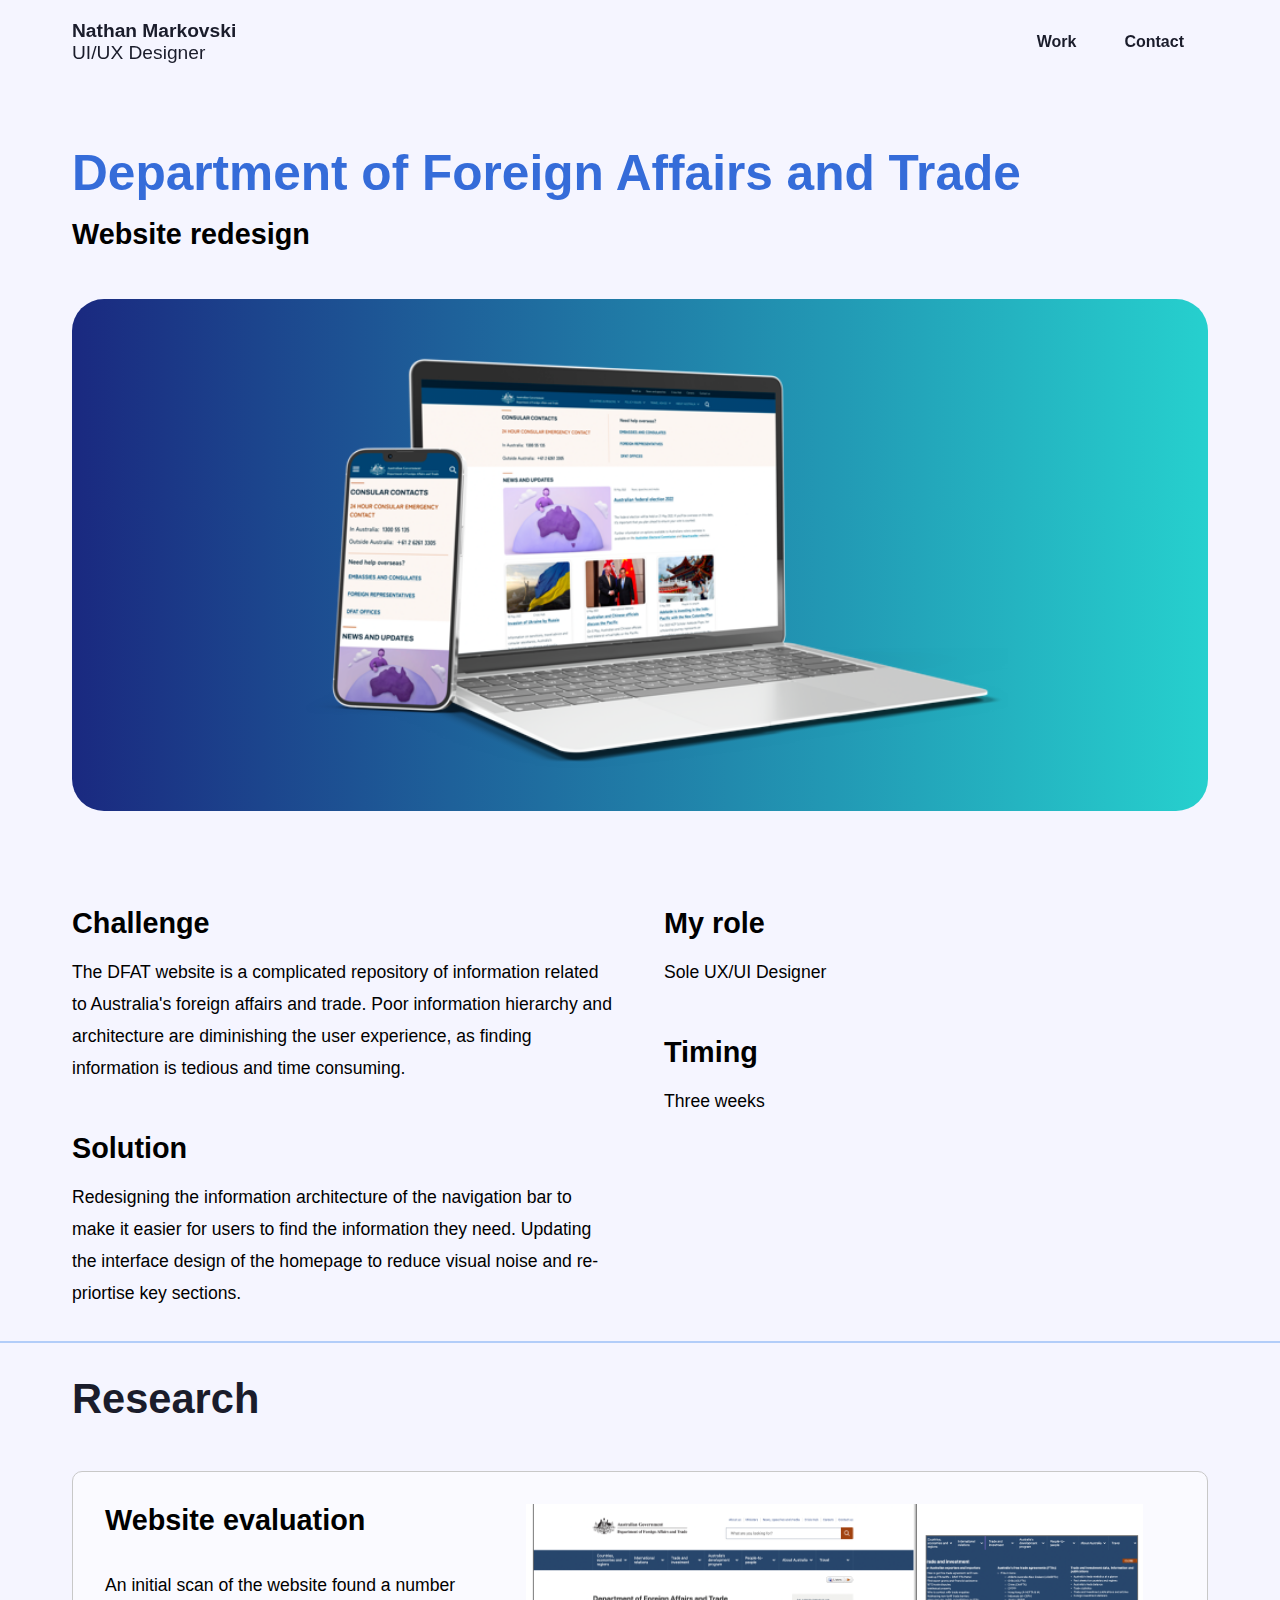
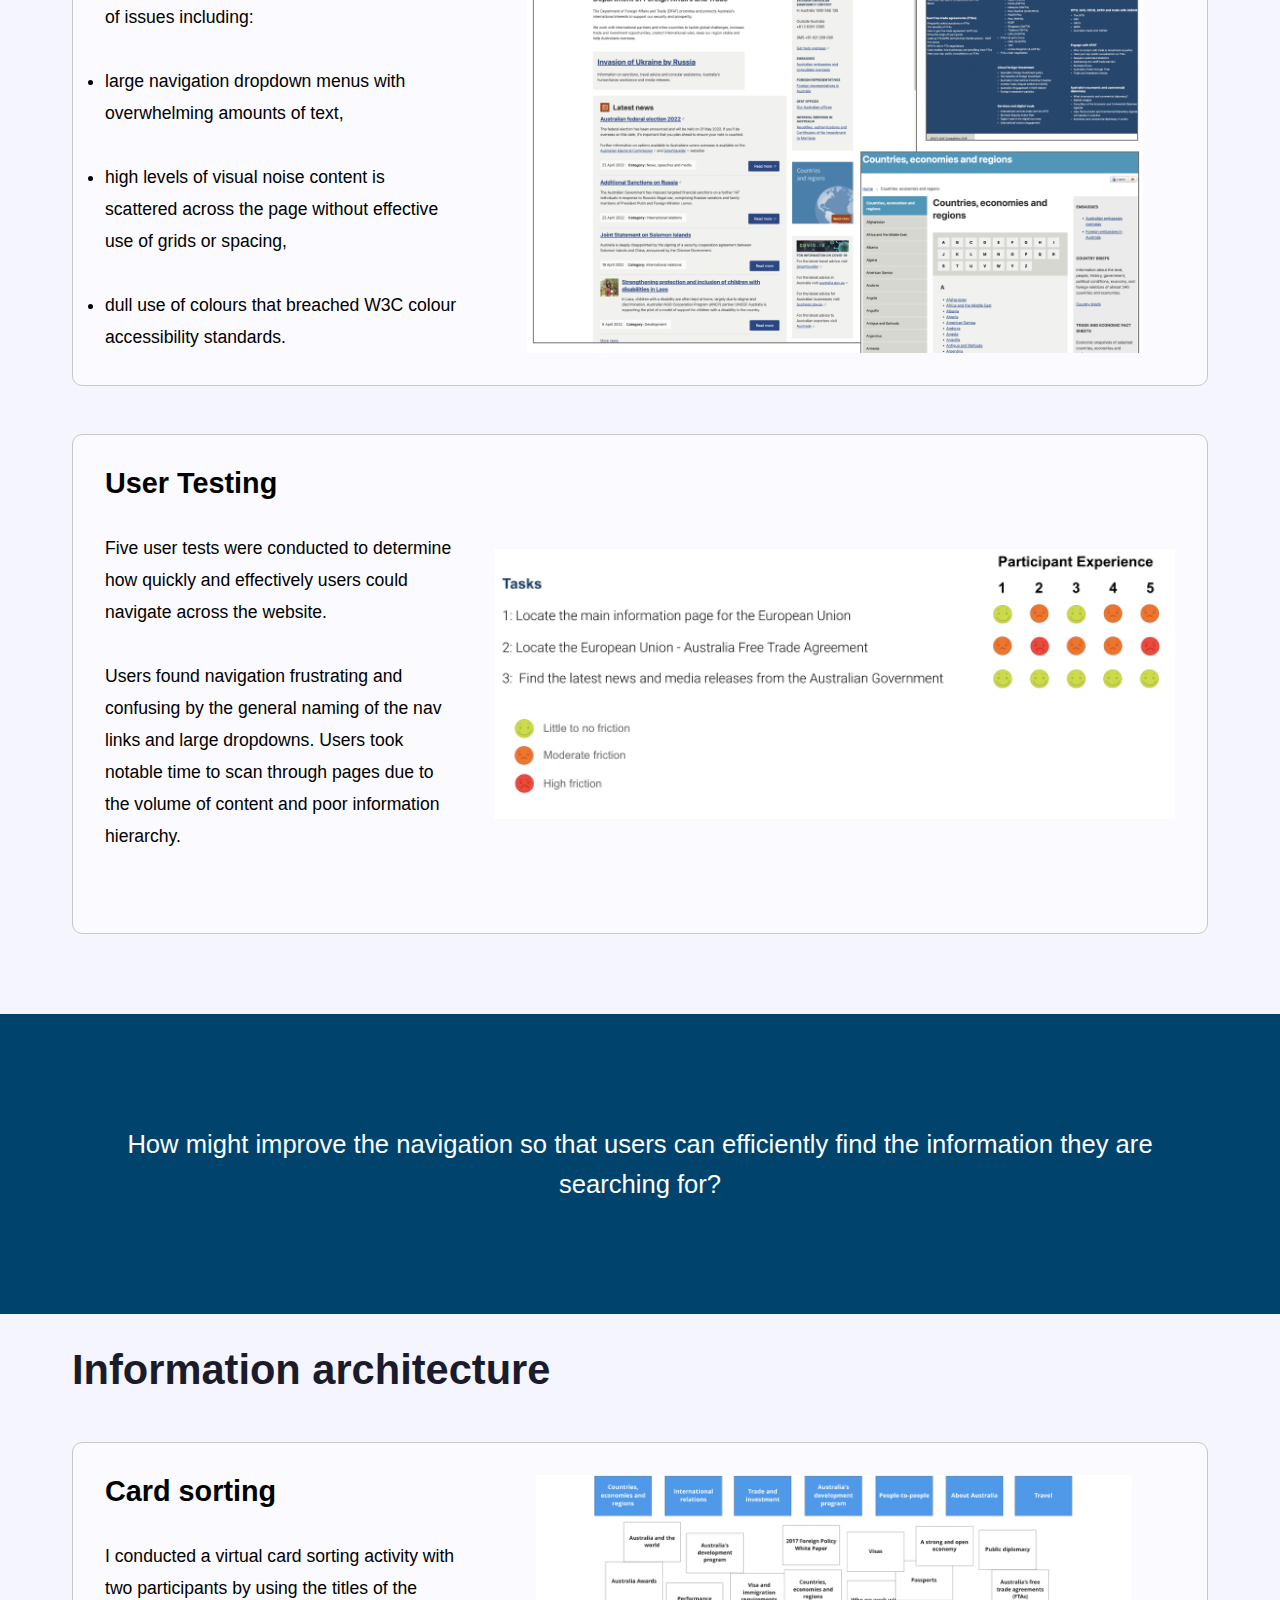
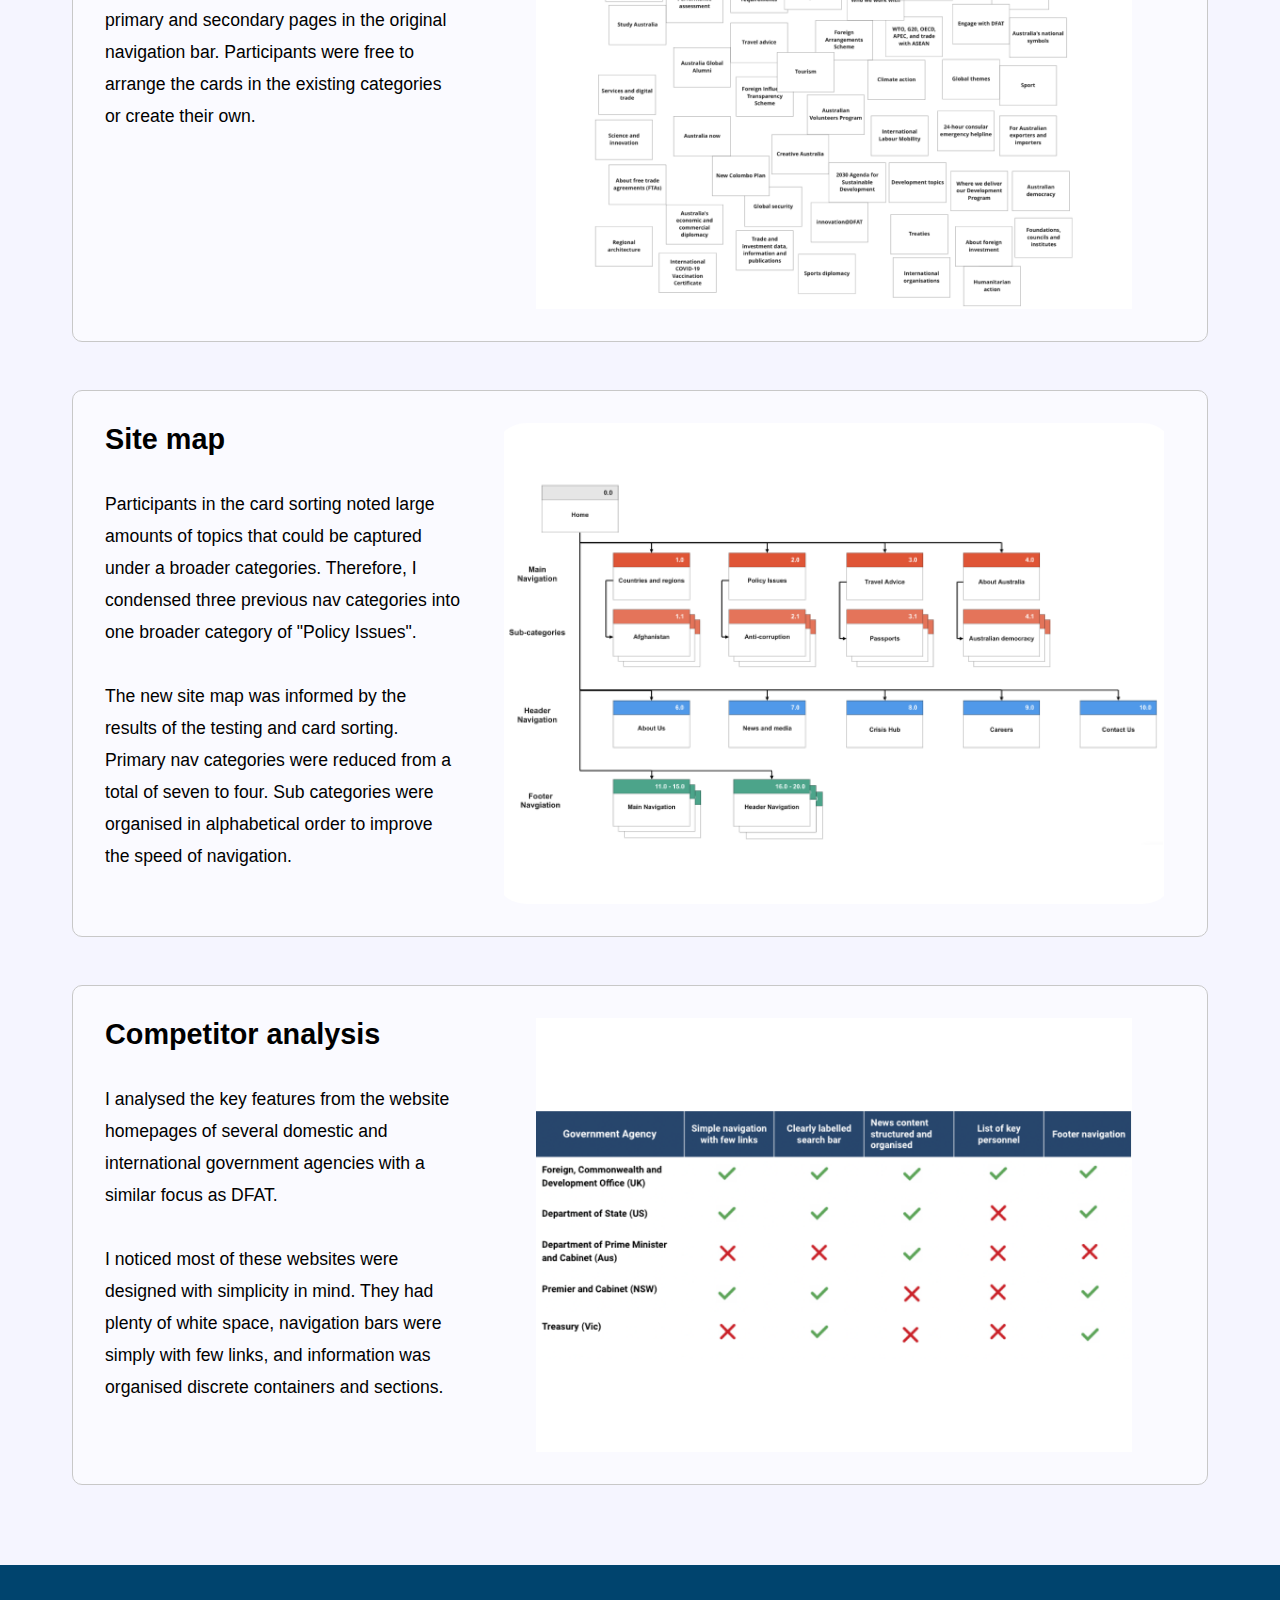
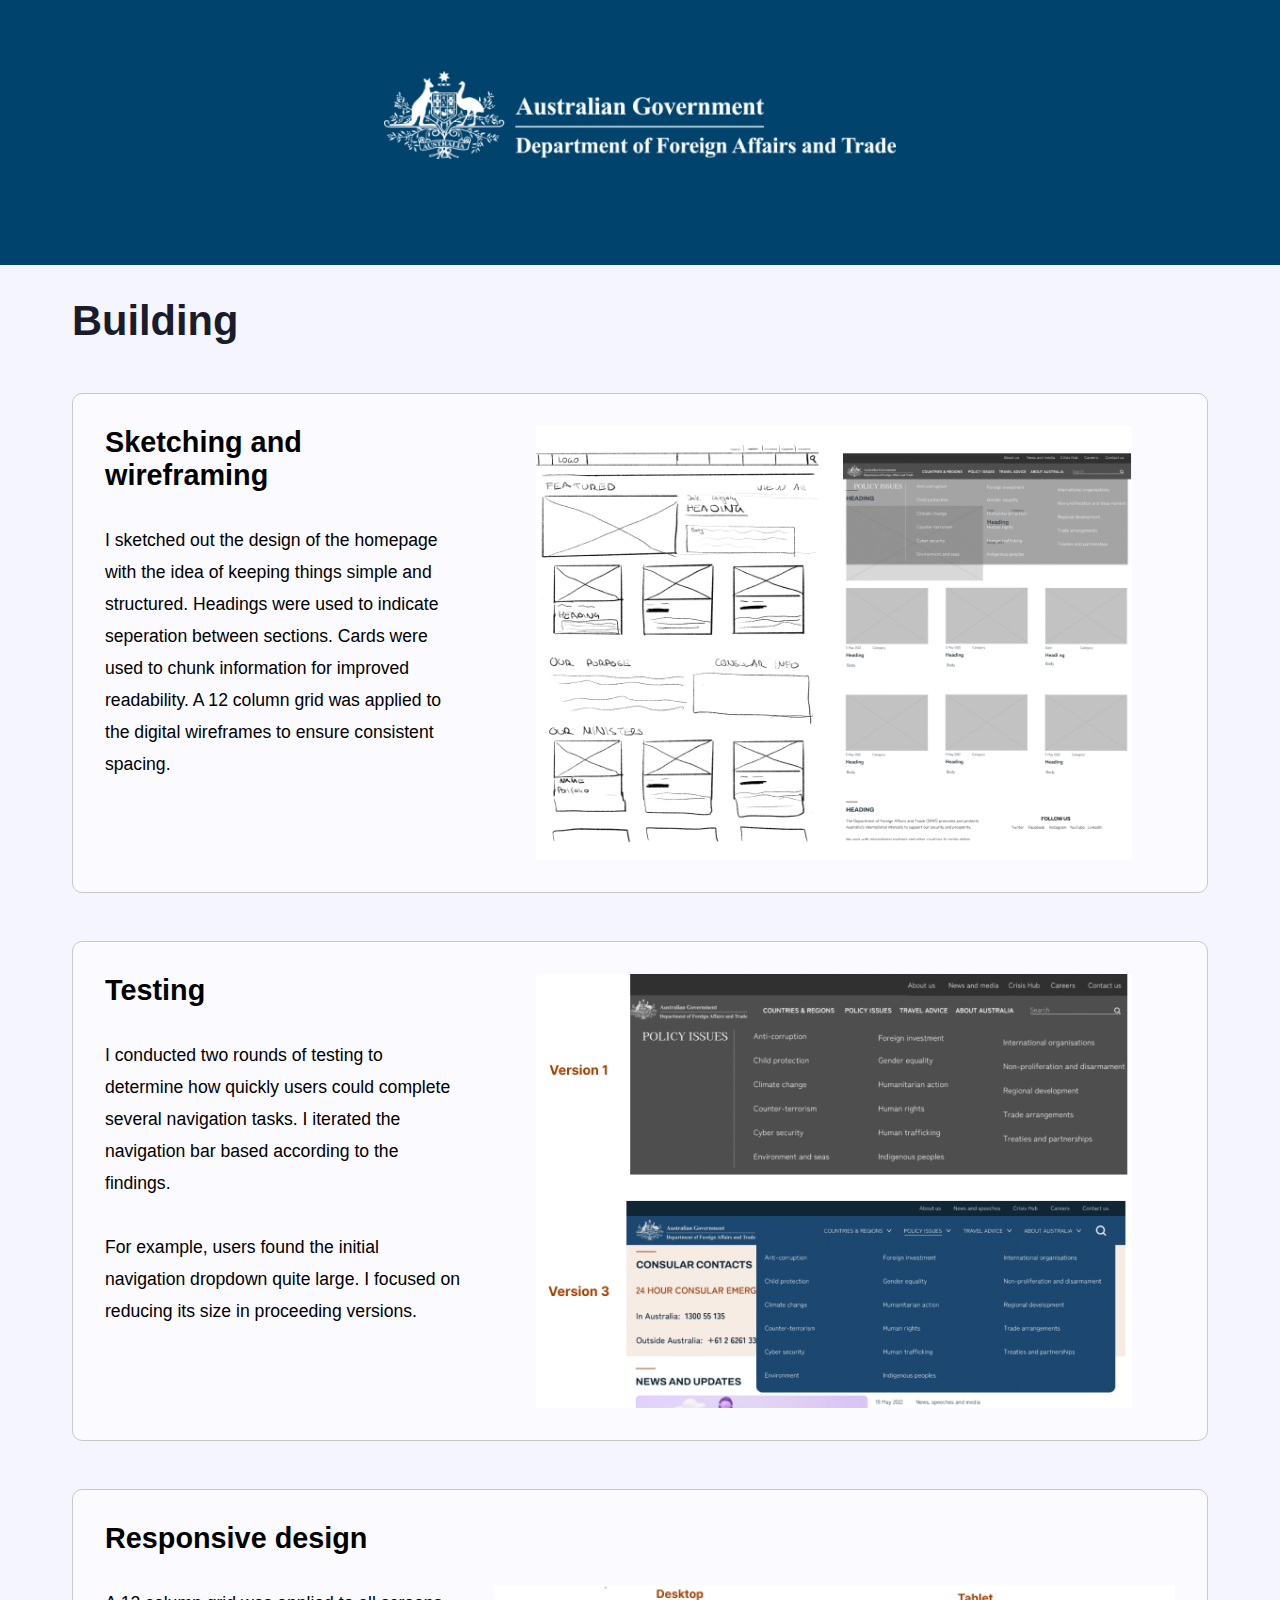
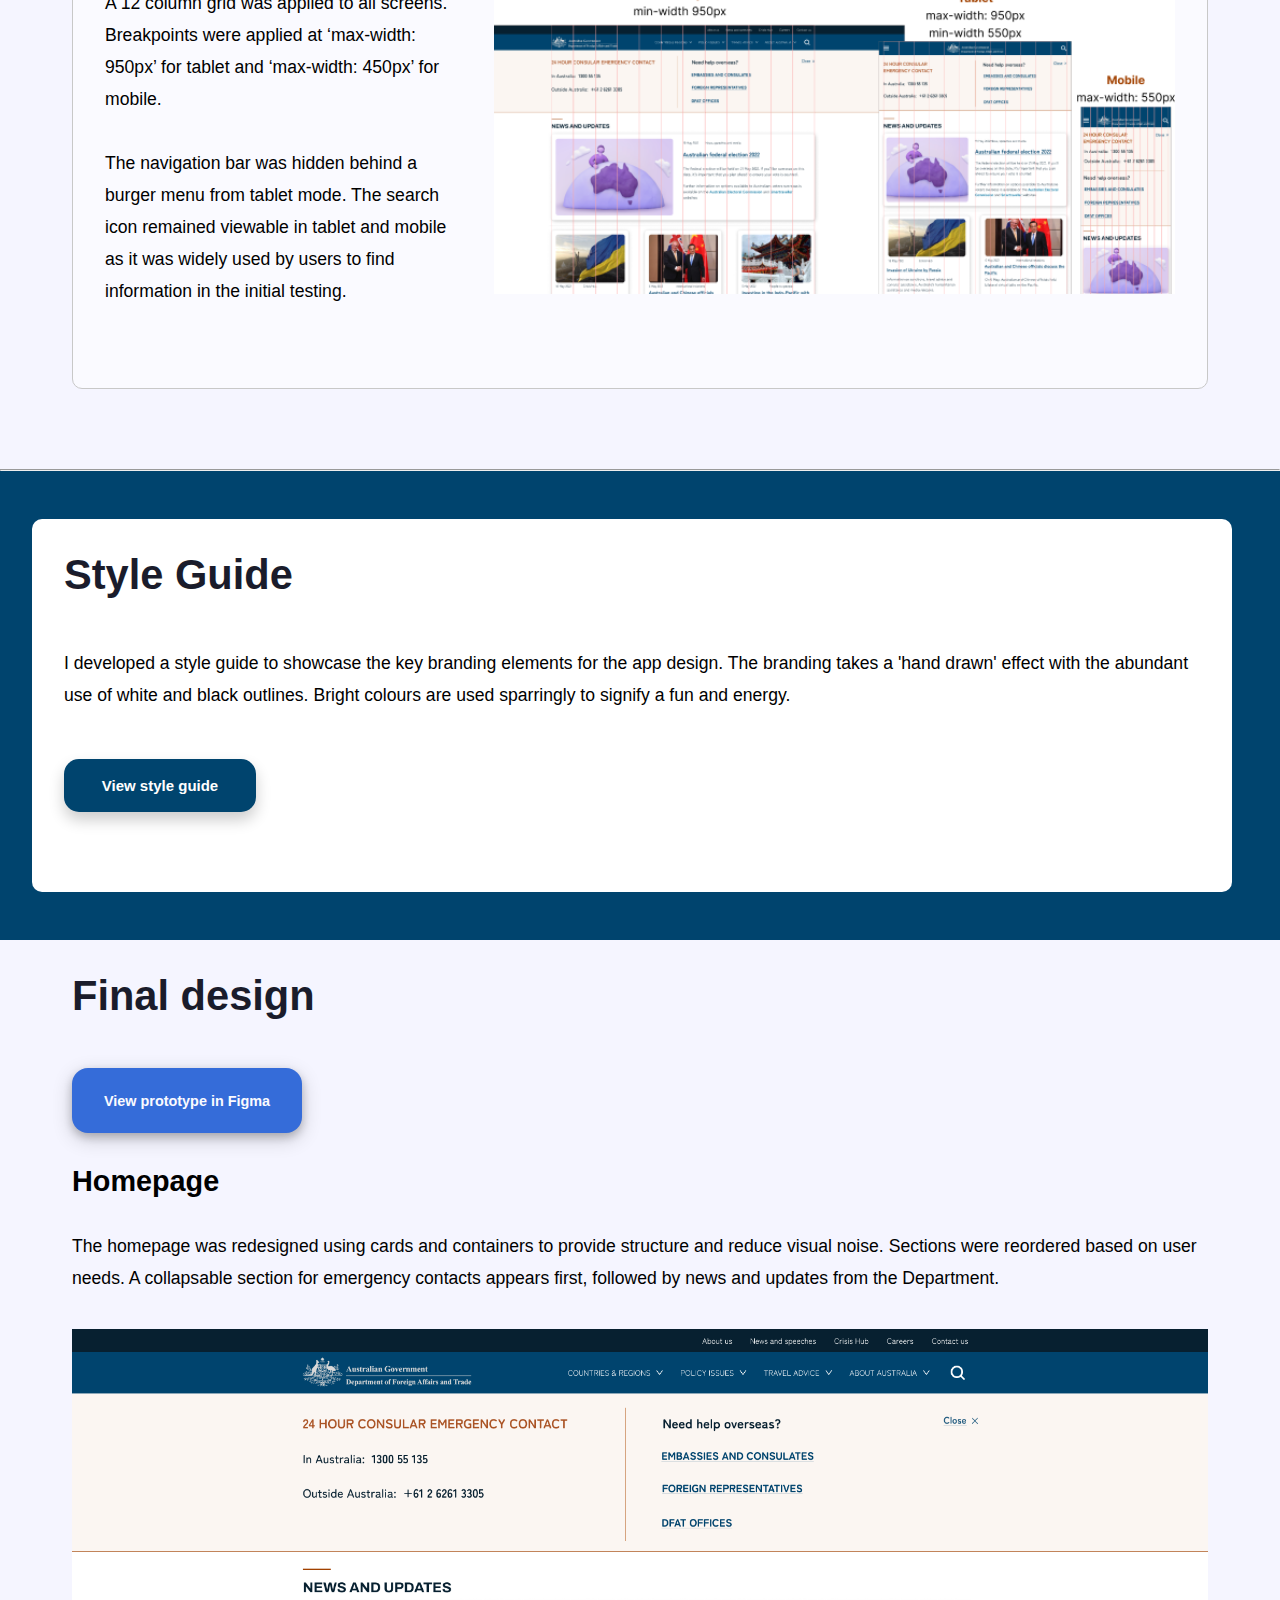
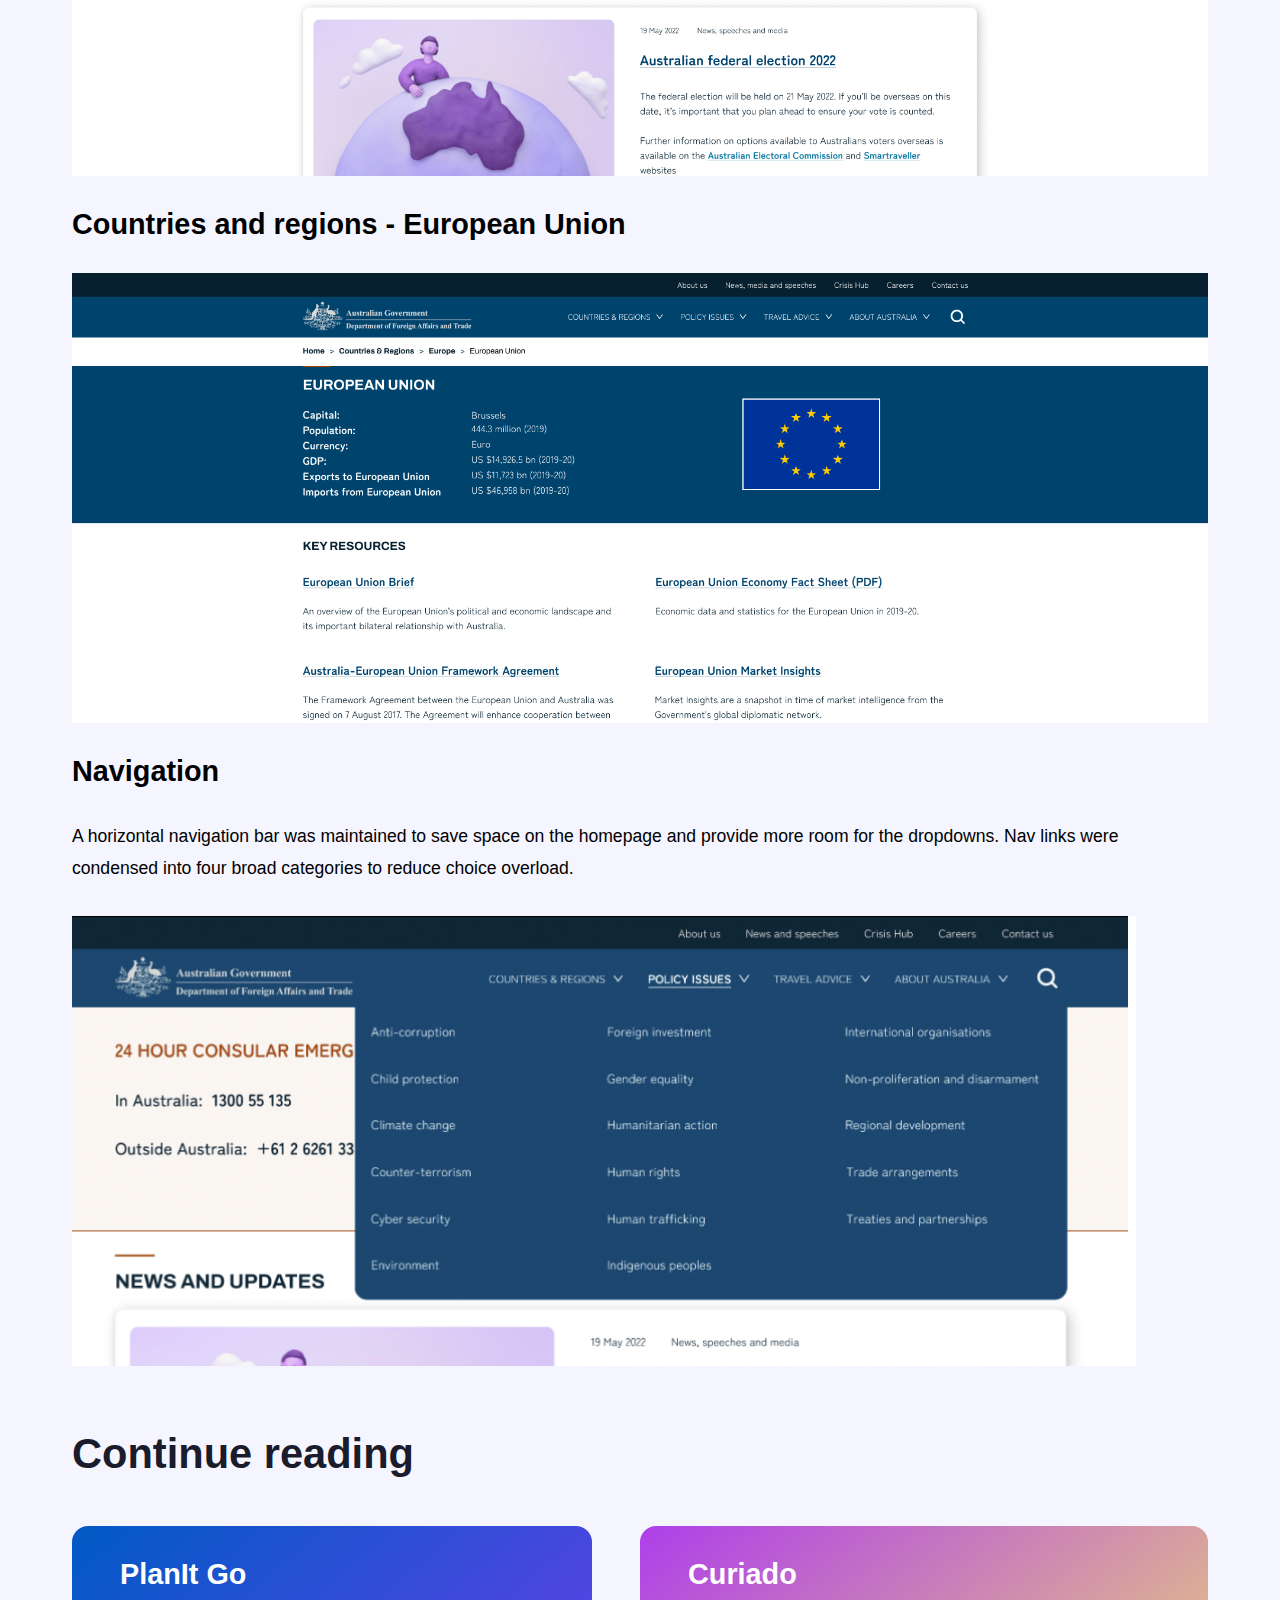
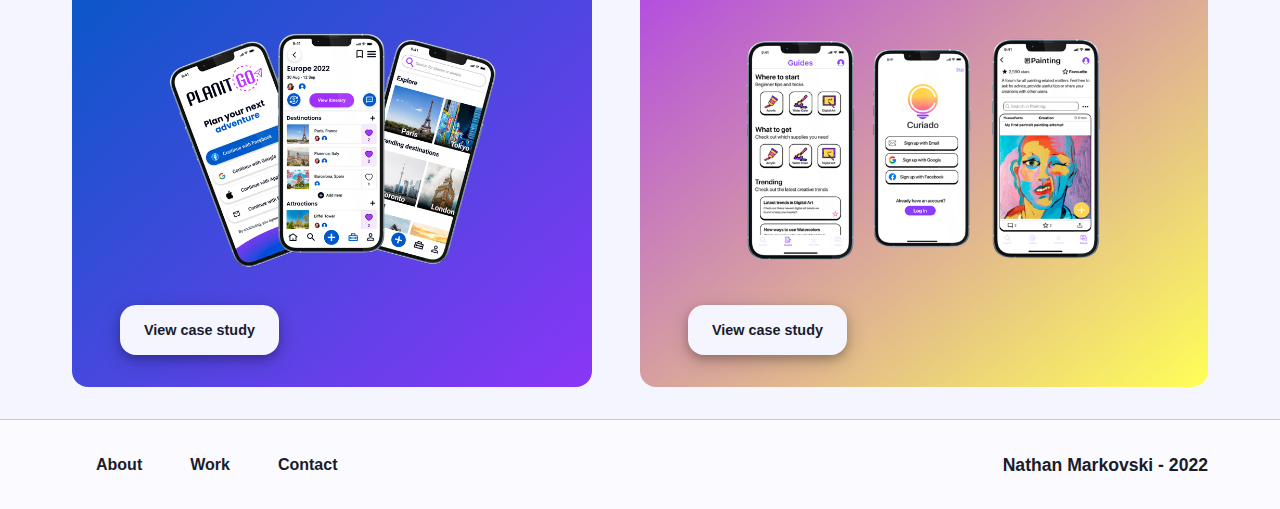
<file: dfat.html>
<!DOCTYPE html>
<html style="font-size: 16px" lang="en">
  <head>
   <meta charset="utf-8">
   <meta name="viewport" content="width=device-width, initial-scale=1" />
   <title>DFAT - Case Study</title>
   <link rel="stylesheet" href="css/main.css">
   <link rel="stylesheet" href="css/dfat.css">
   <link rel="preconnect" href="https://fonts.googleapis.com">
   <link rel="preconnect" href="https://fonts.gstatic.com" crossorigin>
   <link href="https://fonts.googleapis.com/css2?family=Russo+One&display=swap" rel="stylesheet">
   <link href="https://fonts.googleapis.com/icon?family=Material+Icons" rel="stylesheet">
   <link rel="stylesheet" href="https://fonts.googleapis.com/css2?family=Material+Symbols+Outlined:opsz,wght,FILL,GRAD@20..48,100..700,0..1,-50..200" />
   <link rel="preconnect" href="https://fonts.googleapis.com">
<link rel="preconnect" href="https://fonts.gstatic.com" crossorigin>
<link rel="preconnect" href="https://fonts.googleapis.com">
<link rel="preconnect" href="https://fonts.gstatic.com" crossorigin>
<link href="https://fonts.googleapis.com/css2?family=Archivo:wght@300;400;500;700&family=Zen+Maru+Gothic:wght@300;400;500;700&display=swap" rel="stylesheet">
   <script
   src="https://code.jquery.com/jquery-3.6.0.min.js"
   integrity="sha256-/xUj+3OJU5yExlq6GSYGSHk7tPXikynS7ogEvDej/m4="
   crossorigin="anonymous"></script>



<!-- Nav Bar -->
<nav id="nav">
    <div id="nav-container">
       <div class="brand"> <a href="https://www.kovskydesign.com/">
            <h4>Nathan Markovski</h4>
            <h5>UI/UX Designer</h5>
        </a></div>
        <div class="links">
            <!-- <a href="#">About Me</a> -->
            <a href="#work">Work</a>
            <!-- <a href="#">Writing</a> -->
            <a href="https://markovsn.github.io/NM-Portfolio/contact">Contact</a>
        </div>
        <div id="burger">
            <i class="icon-burger material-icons">menu</i>
            <i class="icon-x hidden material-icons">close</i>
        </div>
</nav>


<div id="modal-menu" class="hidden">
    <a href="#">About</a>
    <a href="#work">Work</a>
    <!-- <a href="#">Writing</a> -->
    <a href="https://markovsn.github.io/NM-Portfolio/contact">Contact</a>
</div>

<body>
 <!-- Hero -->
    <header id="cs-hero-container"> 
            <div id="cs-hero">
                <div class="cs-title">
                <h1>Department of Foreign Affairs and Trade</h1>
                <h3>Website redesign</h3>
                </div>
                <div class="mockup"></div>
                <div class="cs-text">
                    <div class="left">
                        <div id="challenge" class="cs-text-container">
                            <h3>Challenge</h3>
                            <p class="regular">The DFAT website is a complicated repository of information related to Australia's foreign affairs and trade. Poor information hierarchy and architecture are diminishing the user experience, as finding information is tedious and time consuming.  </p>
                        </div> 
                        <div id="solution" class="cs-text-container">
                            <h3>Solution</h3>
                            <p class="regular">Redesigning the information architecture of the navigation bar to make it easier for users to find the information they need. Updating the interface design of the homepage to reduce visual noise and re-priortise key sections. </p>
                        </div>
                    </div>
                    <div class="right">
                        <div id="role" class="cs-text-container">
                            <h3>My role</h3>
                            <p class="regular"> Sole UX/UI Designer </p>
                        </div> 
                        <div id="timing" class="cs-text-container">
                            <h3>Timing</h3>
                            <p class="regular">Three weeks</p>
                        </div> 
                    </div>
                </div>
            </div>
    </header>
        <div id="horizontal-ln"></div>


<!-- Research -->
<section class="segment-container">
    <div><h2 class="segment-heading">Research</h2><div>

    <div id="evaluation" class="cs-segment">
        <div class="text">
            <h3>Website evaluation</h3>
            <p class="regular">An initial scan of the website found a number of issues including:</p>
            <li>large navigation dropdown menus with overwhelming amounts of text,</li>
            <li>high levels of visual noise content is scattered across the page without effective use of grids or spacing,</li>
            <li>dull use of colours that breached W3C colour accessibility standards.</li>

        </div>
        <div class="image"></div>
    </div>

    <div id="user-testing" class="cs-segment">
        <div class="text">
            <h3>User Testing</h3>
            <p class="regular">Five user tests were conducted to determine how quickly and effectively users could navigate across the website.</p>
            <p class="regular">Users found navigation frustrating and confusing by the general naming of the nav links and large dropdowns.  Users took notable time to scan through pages due to the volume of content and poor information hierarchy. </p>
        </div>
        <div class="image"></div>       
    </div>
    
</section>

<div class="call-out">
    <div class="call-out-text">How might improve the navigation so that users can efficiently find the information they are searching for?</div>
</div>

<!-- IDEATION -->
<section class="segment-container"> 
    <div><h2 class="segment-heading">Information architecture</h2><div>

    <div id="card-sorting" class="cs-segment">
        <div class="text">
            <h3>Card sorting</h3>
            <p class="regular">I conducted a virtual card sorting activity with two participants by using the titles of the primary and secondary pages in the original navigation bar. Participants were free to arrange the cards in the existing categories or create their own. 

            </p>
        </div>
        <div class="image"></div>
    </div>

    <div id="site-map" class="cs-segment">
        <div class="text">
            <h3>Site map</h3>
            <p class="regular">Participants in the card sorting noted large amounts of topics that could be captured under a broader categories. Therefore, I condensed three previous nav categories into one broader category of "Policy Issues". </p>
            <p class="regular">The new site map was informed by the results of the testing and card sorting. Primary nav categories were reduced from a total of seven to four. Sub categories were organised in alphabetical order to improve the speed of navigation. </p>
            </p>
        </div>
        <div class="image"></div>
    </div>

    <div id="competitor-analysis" class="cs-segment">
        <div class="text">
            <h3>Competitor analysis</h3>
            <p class="regular">I analysed the key features from the website homepages of several domestic and international government agencies with a similar focus as DFAT.  </p>
            <p class="regular">I noticed most of these websites were designed with simplicity in mind. They had plenty of white space, navigation bars were simply with few links, and information was organised discrete containers and sections. </p>
        </div>
        <div class="image"></div>
    </div>

</section>

<div id="logo" class="call-out">
    <div class="logo-container"></div>
</div>

<!-- BUILDING -->

<section class="segment-container">
    <div><h2 class="segment-heading">Building</h2><div>

    <div id="sketching" class="cs-segment">
        <div class="text">
            <h3>Sketching and wireframing</h3>
            <p class="regular">I sketched out the design of the homepage with the idea of keeping things simple and structured. Headings were used to indicate seperation between sections. Cards were used to chunk information for improved readability. A 12 column grid was applied to the digital wireframes to ensure consistent spacing. 
            </p>
        </div>
        <div class="image"></div>
    </div>

    <div id="testing" class="cs-segment">
        <div class="text">
            <h3>Testing</h3>
            <p class="regular">I conducted two rounds of testing to determine how quickly users could complete several navigation tasks. I iterated the navigation bar based according to the findings.</p>
            <p class="regular">For example, users found the initial navigation dropdown quite large. I focused on reducing its size in proceeding versions.</p>
        </div>
        <div class="image"></div>
    </div>

    <div id="responsive" class="cs-segment">
        <div class="text">
            <h3>Responsive design</h3>
            <p class="regular">A 12 column grid was applied to all screens. Breakpoints were applied at ‘max-width: 950px’ for tablet and ‘max-width: 450px’ for mobile.</p>
            <p class="regular">The navigation bar was hidden behind a burger menu from tablet mode. The search icon remained viewable in tablet and mobile as it was widely used by users to find information in the initial testing. </p>
        </div>
        <div class="image"></div>
    </div>

</section>

<hr>
<!-- Interface design -->

<section id="style-guide">
<div class="style-guide-container">
    <h2 class="segment-heading">Style Guide</h2>
    <p class="regular">I developed a style guide to showcase the key branding elements for the app design. The branding takes a 'hand drawn' effect with the abundant use of white and black outlines. Bright colours are used sparringly to signify a fun and energy.</p>
    <button type="button" class="collapsible">View style guide</button>
    <div class="content">
<hr>
    <div id="brand-personality">
        <h3>Brand personality</h3>
        <div class="brand-bubbles">
            <div class="word-container"><p class="styled">Professional</p></div>
            <div class="word-container"><p class="styled">Reliable</p></div>
            <div class="word-container"><p class="styled">Altruistic</p></div>
            <div class="word-container"><p class="styled">Intellectual</p></div>
        </div>
    </div>
<hr>
    <div id="logo-preview">
        <div><h3>Logo</h3></div>
        <div class="logo-images">
            <div class="logo-white"></div>
            <div class="logo-black"></div>
        </div>
    </div>
<hr>
   <div id="colours">
        <h3>Brand colours</h3>
        <h4>Primary colours</h4>
        <div id="bilateral-blue" class="brand-colours">
            <div class="colour-container">
                <div class="main-colour"></div>
                <div class="mid-shade"></div>
                <div class="light-shade"></div>
            </div>
            <div class="colour-info">
                <div class="colour-name"><p class="caption"><strong>Bilateral Blue</strong></p></div>
                <div class="hex-code"><p class="caption">#00446E</p></div>
                <div class="usage"><p class="caption">Usage: 35%</p></div>
            </div>
        </div>

        <div id="white" class="brand-colours">
            <div class="colour-container">
                <div class="main-colour"></div>
                <div class="mid-shade"></div>
                <div class="light-shade"></div>
            </div>
            <div class="colour-info">
                <div class="colour-name"><p class="caption"><strong>White</strong></p></div>
                <div class="hex-code"><p class="caption">#FFFFFF</p></div>
                <div class="usage"><p class="caption">Usage: 40%</p></div>
            </div>
        </div>

        <h4>Seconary colours</h4>
        <div id="diplomatic-blue" class="brand-colours">
            <div class="colour-container">
                <div class="main-colour"></div>
                <div class="mid-shade"></div>
                <div class="light-shade"></div>
            </div>
            <div class="colour-info">
                <div class="colour-name"><p class="caption"><strong>Diplomatic Blue</strong></p></div>
                <div class="hex-code"><p class="caption">#072030</p></div>
                <div class="usage"><p class="caption">Usage: 15%</p></div>
            </div>
        </div>

        <div id="oceanic-blue" class="brand-colours">
            <div class="colour-container">
                <div class="main-colour"></div>
                <div class="mid-shade"></div>
                <div class="light-shade"></div>
            </div>
            <div class="colour-info">
                <div class="colour-name"><p class="caption"><strong>Oceanic Blue</strong></p></div>
                <div class="hex-code"><p class="caption">#107AA4</p></div>
                <div class="usage"><p class="caption">Usage: 5%</p></div>
            </div>
        </div>
 
        <div id="sunburnt-orange" class="brand-colours">
            <div class="colour-container">
                <div class="main-colour"></div>
                <div class="mid-shade"></div>
                <div class="light-shade"></div>
            </div>
            <div class="colour-info">
                <div class="colour-name"><p class="caption"><strong>Sunburnt orange</strong></p></div>
                <div class="hex-code"><p class="caption">#C96F2E</p></div>
                <div class="usage"><p class="caption">Usage: 5%</p></div>
            </div>
        </div>
    </div>
<hr>
    <!-- typography -->
    <div id="typography">
        <h3>Typography</h3>
        <div id=“resp-table”></div>

    <table class="table">
        <thead>
            <th>Type preview</th>
            <th>Font family</th>
            <th>Font size</th>
        </thead>
        <tbody>
            <tr>
                <td data-label="Type-preview" class="H1-preview">Headline 1</td>
                <td data-label="Font-family">Archivo - Bold 700</td>
                <td data-label="Font-size">38pt</td>
            </tr>
            <tr>
                <td data-label="Type-preview" class="H2-preview">Headline 2</td>
                <td data-label="Font-family">Archivo - Bold 700</td>
                <td data-label="Font-size">30pt</td>
            </tr>
            <tr>
                <td data-label="Type-preview" class="H3-preview">Headline 3</td>
                <td data-label="Font-family">Zen Maru Gothic - Bold/Underline 700</td>
                <td data-label="Font-size">22pt</td>
            </tr>
            <tr>
                <td data-label="Type-preview" class="H4-preview">Headline 4</td>
                <td data-label="Font-family">Archivo - Bold 700</td>
                <td data-label="Font-size">20pt</td>
            </tr>
            <tr>
                <td data-label="Type-preview" class="H5-preview">Headline 5</td>
                <td data-label="Font-family">Archivo - Medium 500</td>
                <td data-label="Font-size">18pt</td>
            </tr>
            <tr>
                <td data-label="Type-preview" class="H6-preview">Headline 5</td>
                <td data-label="Font-family">Zen Maru Gothic - Bold 700</td>
                <td data-label="Font-size">16pt</td>
            </tr>
            <tr>
                <td data-label="Type-preview"class="Body-preview">Body</td>
                <td data-label="Font-family">Zen Maru Gothic - Regular 400</td>
                <td data-label="Font-size">16pt</td>
            </tr>
            <tr>
                <td data-label="Type-preview" class="Button-preview">Buttons and meta</td>
                <td data-label="Font-family">Zen Maru Gothic - Medium 550</td>
                <td data-label="Font-size">15pt</td>
            </tr>
            <tr>
                <td data-label="Type-preview" class="caption-preview">Captions</td>
                <td data-label="Font-family">Zen Maru Gothic - Light 300</td>
                <td data-label="Font-size">15pt</td>
            </tr>
        </tbody>
    </table>
<hr>
    <div id="buttons">
        <h3>Buttons</h3>
            <div class="dfat-btn-container">
                <div><h4>Normal</h4></div>
                <div><button class="btn-dfat" id="dfat-normal">Primary</button></div>
            </div>
            <div class="dfat-btn-container">
                <div><h4>Active</h4></div>
                <div><button class="btn-dfat" id="dfat-active">Primary</button></div>
            </div>
            <div class="dfat-btn-container">
                <div><h4>Hover</h4></div>
                <div><button class="btn-dfat" id="dfat-hover">Primary</button></div>
            </div>
            <div class="dfat-btn-container">
                <div><h4>Focused</h4></div>
                <div><button class="btn-dfat" id="dfat-focused">Primary</button></div>
            </div>
            <div class="dfat-btn-container">
                <div><h4>Disabled</h4></div>
                <div><button class="btn-dfat" id="dfat-disabled">Primary</button></div>
            </div>
    </div>

    <hr>

    <div id="icons">
        <h3>Icons</h3>
        <div id="icons-social" class="icons-container">
            <h4>Social media</h4>
            <div id="icon-twitter" class="icon-row">
                <div class="icon-container"></div>
                <div><p class="regular">Twitter</p></div>
            </div>
            <div id="icon-facebook" class="icon-row">
                <div class="icon-container"></div>
                <div><p class="regular">Facebook</p></div>
            </div>
            <div id="icon-instagram" class="icon-row">
                <div class="icon-container"></div>
                <div><p class="regular">Instagram</p></div>
            </div>
            <div id="icon-youtube" class="icon-row">
                <div class="icon-container"></div>
                <div><p class="regular">YouTube</p></div>
            </div>
            <div id="icon-linkedin" class="icon-row">
                <div class="icon-container"></div>
                <div><p class="regular">LinkedIn</p></div>
            </div>
        </div>
        
        <div id="icons-navigation" class="icons-container">
            <h4>Navigation</h4>
            <div id="icon-arrow-down" class="icon-row">
                <div class="icon-container"></div>
                <div><p class="regular">Arrow down</p></div>
            </div>
            <div id="icon-arrow-up" class="icon-row">
                <div class="icon-container"></div>
                <div><p class="regular">Arrow up</p></div>
            </div>
            <div id="icon-arrow-left" class="icon-row">
                <div class="icon-container"></div>
                <div><p class="regular">Arrow left</p></div>
            </div>
            <div id="icon-arrow-right" class="icon-row">
                <div class="icon-container"></div>
                <div><p class="regular">Arrow right</p></div>
            </div>
            <div id="icon-search" class="icon-row">
                <div class="icon-container"></div>
                <div><p class="regular">Search</p></div>
            </div>
            <div id="icon-menu" class="icon-row">
                <div class="icon-container"></div>
                <div><p class="regular">Menu</p></div>
            </div>
            <div id="icon-close" class="icon-row">
                <div class="icon-container"></div>
                <div><p class="regular">Close</p></div>
            </div>
         </div>

        <div id="icons-general" class="icons-container">
            <h4>General</h4>
            <div id="icon-email" class="icon-row">
                    <div class="icon-container"></div>
                    <div><p class="regular">Email</p></div>
             </div>
            <div id="icon-phone" class="icon-row">
                    <div class="icon-container"></div>
                    <div><p class="regular">Phone</p></div>
             </div>
              <div id="icon-document" class="icon-row">
                    <div class="icon-container"></div>
                    <div><p class="regular">Document</p></div>
             </div>
             <div id="icon-global" class="icon-row">
                    <div class="icon-container"></div>
                    <div><p class="regular">Global</p></div>
             </div>
        </div>
    </div>

    <hr>

    <div id="components">
        <h3>Components</h3>
        <div id="checkbox" class="comps-container">
            <div><h4>Checkbox</h4></div>
            <div class="comp-container"></div>
        </div>
        <div id="radio" class="comps-container">
            <div><h4>Radio</h4></div>
            <div class="comp-container"></div>
        </div>
        <div id="toggle" class="comps-container">
            <div><h4>Toggle</h4></div>
            <div class="comp-container"></div>
        </div>
        <div id="slider" class="comps-container">
            <div><h4>Slider</h4></div>
            <div class="comp-container"></div>
        </div>
        <div id="pagination" class="comps-container">
            <div><h4>Pagination</h4></div>
            <div class="comp-container"></div>
        </div>
        <div id="progress" class="comps-container">
            <div><h4>Progress bar</h4></div>
            <div class="comp-container"></div>
        </div>
        <div id="breadcrumb" class="comps-container">
            <div><h4>Breadcrumbs</h4></div>
            <div class="comp-container"></div>
        </div>
        <div id="searchbar" class="comps-container">
            <div><h4>Search bar</h4></div>
            <div class="comp-container"></div>
        </div>
 



</div>
</section>


<!-- MOCKUPS -->
<section id="mockups">
    <div class="mockups-container">
    <div><h2 class="segment-heading">Final design</h2><div>
        <div class="prototype-btn"><a href="https://www.figma.com/proto/nA51qYxAeAjrYag8R6FHK4/DFAT-Website-NM?page-id=0%3A1&node-id=43%3A1305&viewport=-2126%2C-2340%2C0.07&scaling=contain&starting-point-node-id=43%3A1305&show-proto-sidebar=1"><button class="btn-primary"><p class="btn-text">View prototype in Figma</p></button></a></div>
        <div id="homepage" class="final-cs-segment">
            <div><h3>Homepage</h3></div>
            <div><p class="regular">The homepage was redesigned using cards and containers to provide structure and reduce visual noise. Sections were reordered based on user needs. A collapsable section for emergency contacts appears first, followed by news and updates from the Department.</p></div>
            <div class="image image-home"></div>
            <div><h3>Countries and regions - European Union</h3></div>
            <div class="image image-eu"></div>
        </div>
        <div id="navigation" class="final-cs-segment">
            <div><h3>Navigation</h3></div>
            <div><p class="regular">A horizontal navigation bar was maintained to save space on the homepage and provide more room for the dropdowns. Nav links were condensed into four broad categories to reduce choice overload. </p></div>
            <div class="image image-nav"></div>
        </div>
    </div>
</div>
</section>

<!-- Recommendations -->

<section id="next-reading">
    <h2 class="segment-heading">Continue reading</h2>

    <a href="https://markovsn.github.io//NM-Portfolio/planitgo" id="planitgo" class="small-container">
        <h3>PlanIt Go</h3>
        <div class="image"></div>
        <div class="cta">
            <button class="btn-secondary"><p class="btn-text">View case study</p></button>
        </div>
    </a>

    <a href="https://markovsn.github.io//NM-Portfolio/curiado" id="curiado" class="small-container">
        <h3>Curiado</h3>
        <div class="image"></div>
        <div class="cta">
                <button class="btn-secondary"><p class="btn-text">View case study</p></button>
        </div>
    </a>
        
</section>

    <!-- Footer -->
    <footer id="footer">
        <div class="footer-container">
            <div class="links">
                <a href="#">About</a>
                <a href="#">Work</a>
                <!-- <a href="#">Writing</a> -->
                <a href="#">Contact</a>
            </div>
            <div id="signature"><p class="regular">Nathan Markovski - 2022</p></div>
        </div>
    </footer>

    <script src="main.js"></script>

</body> 
</html>
</file>
<file: css/main.css>
* {
    box-sizing: border-box;
    margin: 0;
    padding: 0;
    font-family: monospace;
    scroll-behavior: smooth;
  }
  
  html, body {
    width: 100%;
    height: 100%;
  }

  /* ROOT */
:root {
    --page-margin: 2rem;
    --page-margin-mobile: 1rem;
    --clr-primary: #1a1c2b; 
    --clr-secondary: #356cd9;
    --clr-accent: #975acc;
    --clr-mid: #b2cdf9;
    --clr-light: #f5f5ff;
    --clr-white: #fafaff;
    --ln: 1px solid var(--clr-mid);
    --font: 'Sora', sans-serif;
    --pg-width: 1200px;
  }
  
  /* TYPOGRAPHY */
  .location p {
    font-family: var(--font);
    font-size: 1rem;
    color: var(--clr-primary);
    font-weight: 600;
  }
  
  p.large {
    font-size: 1.5rem;
    font-family: var(--font);
    line-height: 2.5rem;
  }

  p.regular {
    font-family: var(--font);
    line-height: 2rem;
    font-size: 1.1rem;
    color: --clr-primary
    
  }

  p.caption {
    font-family: var(--font);
    line-height: 1.3rem;
    font-size: 1rem;
  }

  li {
    font-family: var(--font);
    line-height: 2rem;
    font-size: 1.1rem;
  }

  h1 {
    text-decoration: none;
    font-size: 3.1rem;
    font-stretch: extra-expanded;
    font-family: 'Anton', sans-serif;
    color: var(--clr-primary);
    margin-bottom: 1rem;
  }

.cs-heading {
  color: white !important;
  
}

.cs-body {
  color: white !important;
  font-family: var(--font);
  line-height: 2rem;
  font-size: 1.1rem;
}

.horizontal-line {
  border-bottom: var(--ln)
}

  h2 {
    text-decoration: none;
    font-size: 2.6rem;
    font-family: var(--font);
    font-weight: 800;
    color: var(--clr-primary);
  }

  h3 {
  font-family: var(--font);
  font-weight: 600;
  font-size: 1.8rem;
  }
  
  h4 {
    text-decoration: none;
    font-size: 1.2rem;
    font-family: var(--font);
    font-weight: 600;
  }

  h5 {
    text-decoration: none;
    font-size: 1.2rem;
    font-family: var(--font);
    font-weight: 500;
  }

  strong {
    font-family: var(--font);
    font-size: 1.1rem;
  }

  .btn-text {
    font-family: var(--font);
    font-size: .9rem;
    font-weight: 600;
  }

  @media screen and (max-width: 450px) {
    h1 {font-size: 2.5rem}
    h2 {font-size: 1.8rem}
    h3 {font-size: 1.3rem}
    h4 {font-size: 1.1rem}
    h5 {font-size: 1.1rem}
    p.regular {font-size: 1.1rem}
    li {font-size: 1rem}
    p.caption {font-size: 1rem}
    p.large {font-size: 1.2rem;}
    .location p {font-size: .9rem}
  }
    
  #hero h1 {
    color: var(--clr-secondary) !important;
  }
  #contact h1 {
    color: var(--clr-light) !important;
  }


  /* BUTTONS */
  .btn-primary {
    padding: 0.5rem 2rem;
    border-radius: 1rem;
    border-style: none;
    background-color: var(--clr-secondary);
    min-height: 65px;
    font-family: var(--font);
    font-weight: 600;
    font-size: 18px;
    color: var(--clr-white);
    box-shadow: 0 4px 8px 0 rgba(0, 0, 0, 0.2), 0 6px 20px 0 rgba(0, 0, 0, 0.19);
    cursor: pointer;
  }

  .btn-primary:hover {
    background-color: var(--clr-mid);
    color: var(--clr-primary);
    -webkit-transform: translate(10%);
    transform: translateY(5px);
    transform: translateX(5px);
    box-shadow: 0 2px 4px 0 rgba(0, 0, 0, 0.2), 0 3px 10px 0 rgba(0, 0, 0, 0.30);


  }

  .btn-secondary {
    padding: 0.5rem 1.5rem;
    border-radius: 1rem;
    border-style: none;
    background-color: var(--clr-light);
    min-height: 50px;
    font-family: var(--font);
    font-weight: 600;
    font-size: 16px;
    color: var(--clr-primary);
    box-shadow: 0 4px 8px 0 rgba(0, 0, 0, 0.2), 0 6px 20px 0 rgba(0, 0, 0, 0.19);
    cursor: pointer;
  }

  .btn-secondary:hover {
    color: var(--clr-primary);
    background-color: var(--clr-mid);
    -webkit-transform: translate(10%);
    transform: translateY(5px);
    transform: translateX(3px);
    box-shadow: 0 2px 4px 0 rgba(0, 0, 0, 0.2), 0 3px 10px 0 rgba(0, 0, 0, 0.30);
  }



  #horizontal-ln {
    border-bottom: var(--ln);
  }


  /* NAV */
nav {
    height: 85px;
    width: 100%;
    background: transparent;
    position: fixed;
    border-bottom: 1px solid var(--clr-light);
    z-index: 3;
  }

  nav.hidden {
    background-color: var(--clr-white) !important;
    transition: 1s ease;
  }

  .nav-solid {
    background-color: var(--clr-white) !important;
    transition: background-color 600ms ease;
  }


  #nav-container {
    height: 100%;
    padding: 0 var(--page-margin);
    display: flex;
    justify-content: space-between;
    align-items: center;
    max-width: var(--pg-width);
    margin: 0 auto;
  }
  
  #nav-container > .links {
    height: 100%; 
    display: flex;
  }

  #nav-container a {
    color: var(--clr-primary);
    text-decoration: none;
    font-size: 16px;
    font-family: var(--font);
    font-weight: 600;
  }
  
  #nav-container > .links > * {
    padding: 1.5rem;
    height: 100%;
    display: flex;
    align-items: center;  
  }
  
  nav a:hover {
    background-color: var(--clr-mid);
    color: var(--clr-primary) !important;
    font-weight: 600;
  }

  nav .brand {
    color: var(--clr-primary);
  }
  
  #nav .brand a:hover{
    color: var(--clr-primary) !important;
    cursor: pointer;
  }

/* MODAL */
#modal-menu {
  opacity: 1;
  position: fixed;
  top: 85px;
  left: 0;
  width: 100vw;
  height: 100vh;
  background-color: var(--clr-primary);
  display: flex;
  flex-direction: column;
  justify-content: center;
  align-items: center;
  gap: 1rem;
  transition: 600ms ease;
  z-index: 2
}

#modal-menu.hidden {
  opacity: 0;
  bottom: 200vh;
  transition: 600ms ease;
  transform: translatex(-100%);
}

#modal-menu a {
  color: var(--clr-white);
  font-size: 2rem;
  text-decoration: none;
  font-family: var(--font);
  padding: 2rem 6rem;
  border-radius: 24rem;
  border: 1px solid var(--clr-light);
  transition: 400ms;
  width: 50%;
  display: flex;
  justify-content: center;
}

#modal-menu a:hover {
  border: 1px solid var(--clr-primary);
  transform: scale(1.2);
  box-shadow: 0 0 56px rgba(255,255,255,0.06);
}


/* BURGER */

#burger {
  color: var(--clr-primary);
  background-color: transparent;
  cursor: pointer;
  display: none;
}

#burger * {
  font-size: 50px;
}

#burger .icon-burger {
  animation: slide-in 400ms ease-in-out;
}

#burger .icon-burger.hidden {
  display: none;
}

#burger .icon-x.hidden {
  display: none;
}

#burger .icon-x {
  animation: pop-in 400ms ease-in-out;
}

@keyframes slide-in {
  0% {
    transform: translateX(300px);
  }

  100% {
    transform: translateX(0px);
  }
}

@keyframes pop-in {
  0% {
      transform: scale(1.25);
  }

  50% {
    transform: scale(1.5);
  }
  100% {
      transform: scale(1.0);
  }
}


  @media screen and (max-width: 960px) {
    #burger {
    display: inherit;
    }

    #nav-container > .links > a {
    display:none;
    }

    nav .brand h5 {
      display: none;
    }

    nav .brand h4 {
      font-size: 24px;
    }
  }

  /* HERO */
#hero-container {
    margin-top: 0em;
    background-color: var(--clr-light);
    animation: gradient 15s ease infinite;
    color: var(--clr-primary);
    height: 95vh; 
    min-height: 560px;
    display: flex;
    background-color: #f5f5ff;
    background-color: #f5f5ff;
    background-color: #f5f5ff;
    background-image: url("data:image/svg+xml,%3Csvg width='6' height='6' viewBox='0 0 6 6' xmlns='http://www.w3.org/2000/svg'%3E%3Cg fill='%23356cd9' fill-opacity='0.12' fill-rule='evenodd'%3E%3Cpath d='M5 0h1L0 6V5zM6 5v1H5z'/%3E%3C/g%3E%3C/svg%3E");
  }

  #hero-background {
    /* background-image: url(../images/homepage/herotexture.jpg); */

    background-repeat: repeat;
    background-size: cover;
    height: 100%;
    width: 100%;
    z-index: -1;
    position: fixed;
    overflow: hidden;
  }
  
  

#hero .right .pfp {
  background: url(../images/homepage/_B140079-2.jpg);
  background-position: center;
  background-size: cover;
  background-repeat: no-repeat;
}

  #hero {
    padding: var(--page-margin);
    display: flex; 
    max-width: var(--pg-width);
    margin: 0 auto;
    align-items: center;
    justify-content: center;
    z-index: 1;
  }

  #hero .location {
    display: flex;
    align-items: center;
    gap: 1rem;
  }

  #hero .location p {
    font-family: var(--font);
    font-size: 20px;
    font-weight: 400;
    font-style: italic;
  }

.location span {
  font-size: 30px;
  font-weight: 600;
  color: var(--clr-primary);
}
  
  @media screen and (max-width: 960px) {
    #hero {
    flex-direction: column-reverse;
    }
    #hero > .right {
      justify-content: flex-end;
      margin-bottom: 5rem;
  }
  #hero > .left {
    gap: 2rem;
    justify-content: flex-start;
  }
  }

  #hero > * {
    flex: 1; 
    display: flex;
    flex-direction: column;
    justify-content: center;
  }
  
  #hero > .left {
    gap: 2rem;
    align-items: flex-start;
  }
  
  #hero > .right {
    align-items: center;
  }
  
  #hero > .right .pfp {
    min-width: 200px;
    width: 35vw;
    max-width: 450px;
    min-height: 200px;
    height: 32vw;
    max-height: 450px;
    border-radius: 50%;
    border: 4px solid white;
  }


  @media screen and (max-width: 550px)
  {
    #hero {
      margin-top: 160px;
    }

    nav {
      background: var(--clr-white);
  }}

  /* CASE STUDIES */

#work {
    padding: var(--page-margin);
    display: flex;
    flex-direction: column;
    gap: 3rem;
    max-width: var(--pg-width);
    margin: 0 auto;
  }

  body {
    background-color: var(--clr-light);
  }

  #work .case-study {
    min-height: 100px;
    max-height: 700px;
    width: 100%;
    height: 50vh;
    display: flex;
    flex-direction: row;
    justify-content: space-between;
    align-items: stretch;
    align-self: center;
    border-radius: 1rem;
    transition: height 200ms ease, width 200ms ease;
    padding: 3rem 5rem;
    text-decoration: none;
  }

  #work .case-study:hover {
    width: 98%;
    opacity: 0.9;
  }

  #work .case-study .body {
    display: flex;
    width: 30%;
    margin-left: 6.5%;
    flex-direction: column;
    align-items: flex-start;
    justify-content: flex-end;
    flex: 0 auto;
    gap: 2rem;
    color: var(--clr-white);
  }

#work .case-study .pic {

    max-height: 400x;
    min-height: 100px;
    flex: 0 auto;
    width: 70%;
}

#work > .case-study:nth-child(even) {
  flex-direction: row-reverse;
}

#work > .case-study:nth-child(even) .body {
margin-right: 6.5%;
margin-left: 0;
}

#case-study-aca {
background: #243467;
}

#case-study-koala {
background: #3ca55c;
}

#case-study-curiado {
  background: #ae3fea;
  }
#case-study-dfat {
  background: #1a2980;
}
#case-study-planit {
   background: #8A36F6;
  }

  #case-study-aca .pic {
    background-image: url(../images/aca/mockup-laptop.png);
    background-position: center;
    background-size: contain;
    background-repeat: no-repeat;
  }
  

#case-study-planit .pic {
  background-image: url(../images/planitgo/preview.png);
  background-position: center;
  background-size: contain;
  background-repeat: no-repeat;
}

#case-study-curiado .pic {
  background-image: url(../images/curiado/mockup.png);
  background-position: centEr;
  background-size: contain;
  background-repeat: no-repeat;
}


#case-study-dfat .pic {
  background-image: url(../images/dfat/mockup.png);
  background-position: center;
  background-size: contain;
  background-repeat: no-repeat;
}


#case-study-koala .pic {
  background-image: url(../images/akf/mockup.png);
  background-position: center;
  background-size: contain;
  background-repeat: no-repeat;
}

@media (max-width: 950px) {
  #work .case-study {
    flex-direction: column;
    align-items: top;
    justify-content: flex-start;
    gap: 1rem;
    padding: 2rem;
    height: auto;
    
  }
  #work > .case-study:nth-child(even) {
    flex-direction: column;
  }

  #work > .case-study:nth-child(even) .body {
    margin-right: none;
}
#work .case-study .pic {
  width: 100%;
  height: 30vh;
  min-height: 100px;
  max-height: 600px;
}
#work .case-study .body {
  width: 100%;
  margin: 0;
  height: 10vh;
  min-height: 200px;
  max-height: 600px;
}
}
@media (max-width: 550px) {
  #work .case-study {
    padding: 1rem;
  }
  #work {
    margin-top: 160px;
  }

}

/* Skills  */
#skills {
padding: var(--page-margin);
margin: 0 auto;
max-width: var(--pg-width);
display: grid;
grid-template-columns: repeat(12, 1fr);
flex-direction: column;
gap: 3rem;
margin-bottom: 3rem;
}

.skill-container {
grid-column: span 4;
display: flex;
flex-direction: column;
gap: 1.5rem;
}

#skills h2 {
  grid-column: span 12;
}

.skill-container .icon {
  height: 5vh;
  width: 5vh;
  min-height: 100px;
  min-width: 100px;
  border-radius: 50%;
  background-position: center;
  background-repeat: no-repeat;
  background-size: cover;
}

.skill-icon {
  display: flex;
  justify-content: center;
}

.skill-container h3 {
  display: flex;
  justify-content: center;
}

#skill1 .icon {
  background: url(../images/homepage/ux-research.svg); background-color: var(--clr-secondary);
}

#skill5 .icon {
  background: url(../images/homepage/responsive-01.svg); background-color: var(--clr-secondary); background-position: center; background-repeat: no-repeat; background-size: contain;
}

#skill6 .icon {
  background: url(../images/homepage/collaboration.svg); background-color: var(--clr-accent);
}

#skill2 .icon {
  background: url(../images/homepage/visual-design.svg); background-color: var(--clr-accent);
}

#skill3 .icon {
  background: url(../images/homepage/design-thinking.svg); background-color: var(--clr-secondary);
}

#skill4 .icon {
  background: url(../images/homepage/coding.svg); background-color: var(--clr-accent);
}

@media screen and (max-width: 960px) {
  .skill-container {
    grid-column: span 6;
  }
}

@media screen and (max-width: 550px) {
  .skill-container {
    grid-column: span 12;
  }
  #skills {
    gap: 1rem;
  }
}


/* Contact */

#contact {
  /* background: linear-gradient(-45deg, #b13ce7, #356cd9, #23a6d5, #23d5ab); */
  background-color: var(--clr-secondary);
  background-size: 500%;
  animation: gradient 15s ease infinite;
  height: 20vh;
  min-height: 500px;
  display: flex;
  border-top: var(--ln);
}


.contact-container {
  padding: var(--page-margin);
  margin: 0 auto;
  max-width: var(--pg-width);
  display: flex;
  flex-direction: column;
  align-items: center;
  justify-content: center;
  gap: 3rem;
  color: var(--clr-light);
}

.contact-buttons {
  display: flex;
  gap: 3rem;
  color: var(--clr-light);
}

.contact-container h1 {
  color: var(--clr-secondary) !important;
}

/* Footer */

#footer {
  height: 90px;
  border-top: var(--ln);
  background-color: var(--clr-white);
  /* background: linear-gradient(-45deg, #b13ce7, #356cd9, #23a6d5, #23d5ab);
  background-size: 500%;
  animation: gradient 15s ease infinite; */
}

.footer-container {
  height: 100%;
  padding: 0 var(--page-margin);
  display: flex;
  justify-content: space-between;
  align-items: center;
  max-width: var(--pg-width);
  margin: 0 auto;
}

.footer-container > .links {
  height: 100%; 
  display: flex;
}

.footer-container a {
  color: var(--clr-primary);
  text-decoration: none;
  font-size: 16px;
  font-family: var(--font);
  font-weight: 600;
}

.footer-container > .links > * {
  padding: 1.5rem;
  height: 100%;
  display: flex;
  align-items: center;  
}

  .footer-container #signature {
    color: var(--clr-primary);
    font-weight: 600;
  }

  #footer a:hover {
    background-color: rgba(255, 255, 255, 0.4);
    color: var(--clr-primary) !important;
    font-weight: 600;
  }

  @media screen and (max-width: 650px) {
    .footer-container #signature {
      display: none;
  }

  .footer-container {
    justify-content: center;
  }
}
</file>
<file: css/akf.css>
#cs-hero-container {
    border-bottom: var(--ln);
    min-height: 500px;
    display: flex;
    padding-top: 7rem;
}

/* Hero */
#cs-hero {
    padding: var(--page-margin);
    display: flex; 
    max-width: var(--pg-width);
    margin: 0 auto;
    flex-direction: column;
    align-items: flex-start;
    justify-content: center;
    gap: 3rem;
  }

.mockup {
    width: 100%;
    min-height: 250px;
    max-height: 700px;
    height: 40vw;
    background: url(../images/akf/mockup.png), linear-gradient(to BOTTOM right, #3ca55c, #A8E37D);
    background-position: center;
    background-repeat: no-repeat;
    background-size: contain;
    border-radius: 2rem;
    padding: 2rem;
}

.cs-text {
    display: flex;
    flex: 0 auto;
    gap: 3rem;
}

.cs-text .left {
    width: 50%;
}

.cs-text .right {
    width: 50%;
    justify-content: space-between
}

.cs-text-container {
    margin-top: 3rem;
    display: flex;
    flex-direction: column;
    gap: 1rem;
}

h1 {
    color: var(--clr-secondary);
}


@media screen and (max-width: 450px) {
    .cs-text .left {
        width: 100%;
    }
    
    .cs-text .right {
        width: 100%;
    }

    .cs-text {
        display: flex;
        flex-direction: column;
        gap: 0;
    }

    #cs-hero {
        gap: 0.5rem;
        padding: var(--page-margin-mobile);
    }
    .mockup {padding:1rem;}
    }
    
    
    
/* Story */
@media (max-width: 950px){
    #user-flow .image {height: 300px !important;}}
    @media (max-width: 550px){
        #user-flow .image {height: 150px !important;}
        #user-flow .text {margin-bottom: 1rem;}
    }
    #user-flow .image {
        grid-column: span 12;
        height: 40vh;
        min-height: 200px;
        max-height: 600px;
    }
    
    #user-flow .text {
        grid-column: span 12;
        margin-bottom: 3rem;
    }

    @media (max-width: 950px){
        #journey-map .image {height: 300px !important;}}
        @media (max-width: 550px){
            #journey-map .image {height: 150px !important;}
            #journey-map .text {margin-bottom: 1rem;}
        }
        #journey-map .image {
            grid-column: span 12;
            height: 40vh;
            min-height: 200px;
            max-height: 600px;
        }
        
        #journey-map .text {
            grid-column: span 12;
            margin-bottom: 3rem;
        }

    .segment-container {
        display: flex; 
        flex-direction: column;
        gap: 5rem;
        padding: var(--page-margin);
        max-width: var(--pg-width);
        margin: 0 auto;
    }
    
    .cs-segment {
        display: grid;
        grid-template-columns: repeat(12,1fr);
        min-height: 500px;
        margin-bottom: 3rem;
        border: 1px solid rgb(200, 200, 200);
        border-radius: 10px;
        padding: 2rem;
        background-color: var(--clr-white);
    }
    .segment-container h2 {
        margin-bottom: 3rem;
    }
    
    .cs-segment .image {
        border-radius: 2rem;
        grid-column: span 8;
        margin-left: 2rem;
    }
    
    .cs-segment .text {
        grid-column: span 4;
        display: flex;
        flex-direction: column;
        gap: 2rem;
    }
    
    .call-out {
        height: 30vh;
        min-height: 200px;
        display: flex;
        align-items: center;
        background-color: #00446E;
    }
    
    .call-out-text {
        color: white;
        text-align: center;
        font-size: 1.6rem;
        font-family: var(--font);
        line-height: 2.5rem;
        padding: var(--page-margin);
        max-width: var(--pg-width);
        margin: 0 auto;
    }
    
    @media screen and (max-width: 450px) {
        .call-out-text {font-size: 1.2rem;
        padding: var(--page-margin-mobile);
        line-height: 2rem;
    }
    .cs-segment {padding: 1rem;}
    .cs-segment .image {margin-left: 0;}}
    
.logo-container {
    height: 10vh;
    width: 10vw;
    min-height: 100px;
    min-width: 100px;
    max-height: 200px;
    background: url(../images/akf/logo-vector-white.png);
    background-position: center;
    background-repeat: no-repeat;
    background-size: contain;
}

#logo {
    flex-direction: column !important;
    display: flex;
    justify-content: center;
}

#ux-research .image {
    background: url(../images/akf/current-website.png); 
    background-position: center;
    background-repeat: no-repeat;
    background-size: contain;
}

#key-findings .image {
    background: url(../images/akf/comp-analysis.png);
    background-position: center;
    background-repeat: no-repeat;
    background-size: contain;
}

#card-sorting .image {
    background: url(../images/dfat/Card\ sorting.png);
    background-position: center;
    background-repeat: no-repeat;
    background-size: contain;
}

#persona .image {
    background: url(../images/akf/persona.png);
    background-position: center;
    background-repeat: no-repeat;
    background-size: contain;
}

#feature-prioritisation .image {
     background: url(../images/akf/feature-prioritisation.png);
     background-position: center;
    background-repeat: no-repeat;
    background-size: contain;
    }

#journey-map .image {
    background: url(../images/akf/Journey-map.png);
    background-position: center;
    background-repeat: no-repeat;
    background-size: contain;
    }


    #user-flow .image {
        background: url(../images/akf/user-flow.png);
        background-position: center;
        background-repeat: no-repeat;
        background-size: contain;
        }

#information-architecture .image {
    background: url(../images/akf/site-map.png);
    background-position: center;
    background-repeat: no-repeat;
    background-size: contain;
    }

    #sketching .image {
        background: url(../images/akf/wireframing.png);
        background-position: center;
        background-repeat: no-repeat;
        background-size: contain;
        }

        #responsive .image {
            background: url(../images/akf/responsive.png);
            background-position: center;
            background-repeat: no-repeat;
            background-size: contain;
            }
        
    
    @media screen and (max-width: 950px) {
        .cs-segment .text {
            grid-column: span 12 !important;
            padding-bottom: 1rem;
        }
        .cs-segment .image { 
            grid-column: span 12 !important;
            margin: 0 !important;
            min-height: 350px;
        }
    }
    
    @media screen and (max-width: 450px) {
        .cs-segment .image { 
            min-height: 200px;
        }

        .cs-segment .text {
            padding-bottom: 0.5rem;
        }

        .segment-container h2 {
            margin-bottom: 1.5rem; }

        .segment-container {padding: var(--page-margin-mobile);}
}

/* Style Guide */

.collapsible {
    background-color: #073E69;
    color: white;
    cursor: pointer;
    padding: 18px;
    min-width: 8rem;
    width: 12rem;
    border: none;
    text-align: center;
    outline: none;
    font-size: 15px;
    font-family: var(--font);
    font-weight: bold;
    border-radius: 15px;
    box-shadow: 0px 8px 15px rgba(0, 0, 0, 0.2);
    transition: all 0.3s ease 0s;
  }

  .active, .collapsible:hover {
    background-color:rgb(38, 153, 211);
    box-shadow: 0px 15px 20px rgba(38, 153, 211, 0.8);
    transform: translateY(-7px);
  }

  .content {
    background-color: white;
    max-height: 0;
    overflow: hidden;
    transition: max-height 0.2s ease-out;
  }

#style-guide {
    background-color: #073E69;
    padding: 3rem 0;
}

.style-guide-container {
    padding: var(--page-margin);
    max-width: var(--pg-width);
    margin: 0 auto;
    background-color: white;
    border-radius: 10px;
    display: flex;
    flex-direction: column;
    gap: 3rem;
}

@media (max-width: 1284px) {
    .style-guide-container {margin: 0 2rem}
}

@media (max-width: 550px) {
    .style-guide-container {margin: 0 0.5rem; padding: var(--page-margin-mobile);}
}


/* brand personality */
.word-container {
    height: 150px;
    min-height: 100px;
    grid-column: span 3;
    padding: 1rem;
    border-radius: 10px;
    display: flex;
    gap: 1rem;
    flex-direction: column;
    align-items: flex-start;
    justify-content: flex-start;
    background-color: #FDD230;
    color: #073E69;
}

.brand-bubbles {
    display: grid;
    grid-template-columns: repeat(12, 1fr);
    height: auto;
    padding: 3rem 0;
    gap: 2rem;
}

.styled {
    font-family: var(--font);
    font-size: 1.2rem;
}

#brand-personality {
    display: flex;
    flex-direction: column;
    gap: 3rem;
    padding-top: 3rem;
}

@media (max-width: 950px) {
    .word-container {grid-column: span 6;}
}

@media (max-width: 550px) {
    .brand-bubbles {
        flex-direction: column;
        gap: 1rem;
        padding: 1rem;
    }
    .word-container {min-height: 100px; min-width: 100px; grid-column: span 12;}
    .styled {font-size: 1rem}
}

/* logo */
#logo-preview {
    display: flex;
    min-height: 150px;
    height: 300px;
    padding: 3rem 0;
    flex-direction: column;
}

#logo-preview h3 {
    width: 100%
}

.logo-images {
    display: grid;
    grid-template-columns: repeat(12, 1fr);
    gap: 2rem;
    height: 80%;
}

.logo-white {
    background-image: url(../images/akf/logo-icon.png);
    background-position: center;
    background-repeat: no-repeat;
    background-size: contain;
    grid-column: span 4;
}

.logo-outline {
    background-image: url(../images/akf/logo-vector.png);
    background-position: center;
    background-repeat: no-repeat;
    background-size: contain;
    grid-column: span 4;
}



.logo-black {
    background-image: url(../images/akf/logo-title.png);
    background-position: center;
    background-repeat: no-repeat;
    background-size: contain;
    grid-column: span 4;
}

@media (max-width: 550px) {
    .logo-white {grid-column: span 6;}
    .logo-black {grid-column: span 6;}
    .logo-outline {grid-column: span 6;}
    #logo-preview {height: 300px;}
}
/* brand colours */

#colours {
    display: grid;
    grid-template-columns: repeat(12, 1fr);
    gap: 2rem;
    padding: 3rem 0;
    max-width: 100%;
}

#colours h3 {
    grid-column: span 12;
}

#colours h4 {
    grid-column: span 12;
}

.brand-colours {
height: 300px;
min-height: 200px;
grid-column: span 4;
display: flex;
flex-direction: column;
width: 100%;
min-width: 100px;
}

.colour-container {
    height: 75%;
    display: flex;
    width: 100%;
}

.main-colour {
    width: 50%;
}

.mid-shade {
    width: 25%;
}

.light-shade {
    width: 25%;
}

.colour-info * > {
    font-family: var(--font);
}

/* Bilateral blue */
#regal-blue .main-colour {background-color:rgba(7, 62, 105, 1);}
#regal-blue  .mid-shade {background-color:rgba(7, 62, 105, 0.6);}
#regal-blue  .light-shade {background-color:rgba(7, 62, 105, 0.2);}
/* White */
#white .main-colour {background-color:rgb(255, 255, 255);border: 1px solid rgba(224, 224, 224, 0.6);}
#white .mid-shade {background-color:rgba(224, 224, 224, 0.6);}
#white .light-shade {background-color:rgba(135, 135, 135, 0.2);}
/* Diplomatic Blue */
#bright-sun .main-colour {background-color:rgb(253, 210, 48);}
#bright-sun .mid-shade {background-color:rgba(253, 210, 48, 0.6);}
#bright-sun .light-shade {background-color:rgba(253, 210, 48, 0.2);}
/* Oceanic Blue */
#eucalyptus-green .main-colour {background-color:rgb(110, 171, 66);}
#eucalyptus-green .mid-shade {background-color:rgba(110, 171, 66, 0.6);}
#eucalyptus-green .light-shade {background-color:rgba(110, 171, 66, 0.2);}

.colour-info {
    border: 1px solid lightgray;
    border-radius: 0 0 10px 10px;
    height: auto;
    padding: 1rem;
    display: block;
}

.colour-name {
    width: 100%;
}

.hex-code {
    width: 100%;
}

.usage {
    grid-column: span 2;
}


@media (max-width: 950px) {
    .brand-colours {
        grid-column: span 6;
        height: 150px;
    }
}

@media (max-width: 450px) {
    .brand-colours {
        grid-column: span 12;
        margin-bottom: 3rem;
    }

    #colours { 
    display: block;
    }

    .colour-info {padding: 0.5rem}
    }

#typography {
    display: flex;
    flex-direction: column;
    padding-top: 3rem;
gap: 2rem;}

.typography-table {
    display: flex;
    flex-direction: column;}

.typography-heading:not(:first-child) {
    padding-top: 0;}


.table{
    width: 100%;
    border-collapse: collapse;
}

.table td, .table th{
    padding: 12px 15px;
    text-align: left;
    font-family: var(--font);
}

.table th{
    background-color: #00446E;
    color:white;
}

@media (max-width:700px){
    .table thead{
        display:none;
    }
    .table, .table tbody, .table tr, .table td{
        display: block;
        width: 100%;
    }
    .table tr{
        margin-bottom:1rem;
        border-bottom: 1px solid grey;
    }
    .table td{
        text-align: left;
    }

}

/* H1 */
.H1-preview {font-family: 'Quicksand', sans-serif !important; font-size: 48px; font-weight: 700;}
/* h2 */
.H2-preview {font-family: 'Quicksand', sans-serif !important; font-size: 32px; font-weight: 600; }
/* h3 */
.H3-preview {font-family: 'Montserrat', sans-serif !important; font-size: 22px; font-weight: 700; }
/* h4 */
.H4-preview {font-family: 'Montserrat', sans-serif !important; font-size: 20px; font-weight: 800;}
/* h5 */
.H5-preview {font-family: 'Montserrat', sans-serif !important; font-size: 18px; font-weight: 600;}
/* h5 */
.H6-preview {font-family: 'Quicksand', sans-serif  !important; font-size: 18px; font-weight: 600;}
/* Body */
.Body-preview {font-family: 'Montserrat', sans-serif  !important;  font-size: 16px; font-weight: 400;}
/* Button */
.Button-preview {font-family: 'Montserrat', sans-serif  !important; font-size: 15px; font-weight: 600;}
/* Caption */
.caption-preview {font-family: 'Montserrat', sans-serif  !important; font-size: 14px; font-weight: 400;}


/* Buttons */
#buttons {
    display: grid;
    grid-template-columns: repeat(12, 1fr);
    gap: 3rem;
}

.dfat-btn-container{
    grid-column: span 4;
    display: flex;
    flex-direction: column;
    gap: 1rem;
}

#buttons h3 {grid-column: span 12;}
#buttons h4 {grid-column: span 12;}

.btn-dfat {
    width: 180px;
    height: 55px; 
    border-radius: 5px;
    cursor: pointer;
    box-shadow: 0px 8px 15px rgba(0, 0, 0, 0.1);
    border: none;
}

#prime-normal {background-color: #FDD230; color: #073E69; font-family: 'Montserrat', sans-serif !important; font-size: 1rem; font-weight: 600;}
#prime-hover {background-color: #FFEEB3; color: #073E69; font-family: 'Montserrat', sans-serif !important; font-size: 1rem; font-weight: 600;}
#prime-active {background-color: #073E69; color: white; font-family: 'Montserrat', sans-serif !important; font-size: 1rem; font-weight: 600; box-shadow: 0px 4px 4px rgba(0, 0, 0, 0.2);}
#prime-focused {background-color: #FDD230;  border: 2px dashed #073E69;; color: #073E69; font-family: 'Montserrat', sans-serif !important; font-size: 1rem; font-weight: 600;}
#prime-disabled {background-color: #cdcdcd; color: rgb(49, 49, 49); font-family: 'Montserrat', sans-serif !important; font-size: 1rem; font-weight: 600; box-shadow: none;}

#second-normal {background-color: #073E69; color: #FFFFFF; font-family: 'Montserrat', sans-serif !important; font-size: 1rem; font-weight: 600;}
#second-hover {background-color: #7DBBEB; color: #073E69; font-family: 'Montserrat', sans-serif !important; font-size: 1rem; font-weight: 600;}
#second-active {background-color: #FDD230;; color: #073E69; font-family: 'Montserrat', sans-serif !important; font-size: 1rem; font-weight: 600; box-shadow: 0px 4px 4px rgba(0, 0, 0, 0.2);}
#second-focused {background-color: #073E69;  border: 2px dashed #7DBBEB;; color: #FFFFFF; font-family: 'Montserrat', sans-serif !important; font-size: 1rem; font-weight: 600;}
#second-disabled {background-color: #cdcdcd; color: rgb(49, 49, 49); font-family: 'Montserrat', sans-serif !important; font-size: 1rem; font-weight: 600; box-shadow: none;}

@media (max-width: 950px) { 
    .dfat-btn-container {grid-column: span 6}
    #buttons {gap: 1rem;}
}

@media (max-width: 450px) { 
    .dfat-btn-container {grid-column: span 12}
}

/* Icons */

#icons {
    display: grid;
    grid-template-columns: repeat(12, 1fr);
    gap: 3rem
}

#icons h3 {
    grid-column: span 12;
}

.icons-container {
    grid-column: span 4;
    display: flex;
    flex-direction: column;
    gap: 1rem;
}

.icon-container {
    height: 50px;
    width: 50px;}

#icon-twitter .icon-container {background-image: url(../images/akf/twitter.png); background-position: center; background-repeat: no-repeat; background-size: contain;}
#icon-instagram .icon-container {background-image: url(../images/akf/instagram.png); background-position: center; background-repeat: no-repeat; background-size: contain;}
#icon-facebook .icon-container {background-image: url(../images/akf/facebook.png); background-position: center; background-repeat: no-repeat; background-size: contain;}
#icon-youtube .icon-container {background-image: url(../images/akf/youtube.png); background-position: center; background-repeat: no-repeat; background-size: contain;}

#icon-arrow-up .icon-container {background-image: url(../images/dfat/icon-up.png); background-position: center; background-repeat: no-repeat; background-size: contain;}
#icon-arrow-down .icon-container {background-image: url(../images/dfat/icon-down.png); background-position: center; background-repeat: no-repeat; background-size: contain;}
#icon-arrow-right .icon-container {background-image: url(../images/dfat/icon-right.png); background-position: center; background-repeat: no-repeat; background-size: contain;}
#icon-arrow-left .icon-container {background-image: url(../images/dfat/icon-left.png); background-position: center; background-repeat: no-repeat; background-size: contain;}
#icon-search .icon-container {background-image: url(../images/akf/search.png); background-position: center; background-repeat: no-repeat; background-size: contain;}
#icon-menu .icon-container {background-image: url(../images/akf/menu.png); background-position: center; background-repeat: no-repeat; background-size: contain;}
#icon-close .icon-container {background-image: url(../images/akf/close.png); background-position: center; background-repeat: no-repeat; background-size: contain;}

#icon-coin .icon-container {background-image: url(../images/akf/coin.png); background-position: center; background-repeat: no-repeat; background-size: contain;}
#icon-person .icon-container {background-image: url(../images/akf/person.png); background-position: center; background-repeat: no-repeat; background-size: contain;}
#icon-card .icon-container {background-image: url(../images/akf/card.png); background-position: center; background-repeat: no-repeat; background-size: contain;}
#icon-donate .icon-container {background-image: url(../images/akf/donate.png); background-position: center; background-repeat: no-repeat; background-size: contain;}
#icon-plant .icon-container {background-image: url(../images/akf/plant.png); background-position: center; background-repeat: no-repeat; background-size: contain;}
#icon-adopt .icon-container {background-image: url(../images/akf/adopt.png); background-position: center; background-repeat: no-repeat; background-size: contain;}
#icon-volunteer .icon-container {background-image: url(../images/akf/volunteer.png); background-position: center; background-repeat: no-repeat; background-size: contain;}
#icon-army .icon-container {background-image: url(../images/akf/armu.png); background-position: center; background-repeat: no-repeat; background-size: contain;}

.icon-row {
    display: flex;
    gap: 1rem;
    align-items: center;
}

@media (max-width: 950px) {
    .icons-container {grid-column: span 6}
    #icons {gap: 1rem;}}

@media (max-width: 450px) {
    .icons-container {grid-column: span 12}
    #icons h4 {margin-top: 1rem;}
}

/* Component */

#components {
    display: grid;
    grid-template-columns: repeat(12, 1fr);
    gap: 3rem;
}

#components h3 {grid-column: span 12;}

.comps-container {
    grid-column: span 4;
    height: auto;
}

.comp-container {
    min-height: 100px;
}

#checkbox .comp-container {background-image: url(../images/akf/comp-check.png); background-position: center; background-repeat: no-repeat; background-size: contain;}
#toggle .comp-container {background-image: url(../images/akf/comp-toggle.png); background-position: center; background-repeat: no-repeat; background-size: contain;}
#text-field .comp-container {background-image: url(../images/akf/comp-text.png); background-position: center; background-repeat: no-repeat; background-size: contain;}
#pagination .comp-container {background-image: url(../images/akf/comp-pagination.png); background-position: center; background-repeat: no-repeat; background-size: contain;}
#progress .comp-container {background-image: url(../images/akf/comp-progress.png); background-position: center; background-repeat: no-repeat; background-size: contain;}
#breadcrumb .comp-container {background-image: url(../images/akf/comp-breadcrumbs.png); background-position: center; background-repeat: no-repeat; background-size: contain;}
#searchbar .comp-container {background-image: url(../images/akf/comp-search.png); background-position: center; background-repeat: no-repeat; background-size: contain;}
#subscribe .comp-container {background-image: url(../images/akf/comp-search-1.png); background-position: center; background-repeat: no-repeat; background-size: contain;}

@media (max-width: 950px) {
    .comps-container {grid-column: span 6;}
    #components {gap: 1rem;}
}

@media (max-width: 450px) {
    .comps-container {grid-column: span 12;}
}

/* FINAL MOCKUPS */

#mockups {
    padding: var(--page-margin);
    max-width: var(--pg-width);
    margin: 0 auto;
}

.mockups-container .segment-heading {
    margin-bottom: 3rem;
}


.mockups-container {
    display: flex;
    gap: 3rem;
    flex-direction: column;
}
.final-cs-segment {
    display: flex;
    flex-direction: column;
    gap: 2rem;
    height: auto; }

.final-cs-segment .image {
    height: 50vh;
    min-height: 300px;
}

.image-home {
    background-image: url(../images/akf/homepage.png);
    background-repeat: no-repeat;
    background-size: cover;
    overflow: scroll;
    margin-bottom: 2rem;
}

.image-nav {
    background-image: url(../images/akf/donation.png);
    background-repeat: no-repeat;
    background-size: cover;
    overflow: scroll;
    margin-bottom: 2rem;
}


@media (max-width: 450px) {
    .final-cs-segment .image {margin-bottom: 1rem;}
    .mockups-container {margin-bottom: 1rem}
}

/*  Next reading  */
.prototype-btn {
    margin-bottom: 2rem;
}

#next-reading {
    padding: var(--page-margin);
    margin: 0 auto;
    max-width: var(--pg-width);
    display: grid;
    grid-template-columns: repeat(12, 1fr);
}


#next-reading h2 {
    grid-column: span 12;
    margin-bottom: 3rem;
}

.small-container {
    grid-column: span 6;
    display: flex;
    border-radius: 1rem;
    flex-direction: column;
    padding: 2rem 3rem;
    margin-right: 3rem;
    gap: 2rem;
}

#next-reading h3 {color: white;}

.small-container:last-child{
    margin-right: 0;
}

.small-container .image {
    height: auto;
    min-height: 250px;
}

#planitgo {
    background: linear-gradient(to bottom right, #005AC5, #8A36F6);
    text-decoration: none;
}

#planitgo .image {
    background-image: url(../images/planitgo/preview.png);
    background-position: center;
    background-size: contain;
    background-repeat: no-repeat;
}

#curiado {
    background: linear-gradient(to bottom right, #ae3fea, #fffF57);
    text-decoration: none;
}

#curiado .image {
    background-image: url(../images/curiado/mockup.png);
    background-position: center;
    background-size: contain;
    background-repeat: no-repeat;
}

@media screen and (max-width: 950px) {
    .small-container {grid-column: 2/12; margin-right: 0; margin-bottom: 3rem; padding: 1rem;}
    #next-reading {padding: var(--page-margin-mobile)}
}

@media screen and (max-width: 550px) {
    .small-container {grid-column: span 12; margin-right: 0; margin-bottom: 3rem; padding: 1rem;}
    #next-reading {padding: var(--page-margin-mobile)}
    .small-container .image {min-height: 150px;}}
</file>
<file: css/contact.css>
form {
    display: flex;
    flex-direction: column;
    gap: 2rem;
    width: 100vw;
    max-width: var(--pg-width);
    margin: 0 auto;
}

* {
    box-sizing: border-box;
    margin: 0;
    padding: 0;
    font-family: monospace;
    scroll-behavior: smooth;
  }
  
  html, body {
    width: 100%;
    height: 100%;
  }


.name-email {
    display: flex;
    gap: 3rem;
}

#contact-form label { 
    border-radius: 5px;
    font-family: var(--font);
}

#contact-form {
    max-width: var(--pg-width);
    margin: 0 auto;
    padding: 2rem;
    margin-bottom: 2rem;
}

input {
    height: 70px;
    width: 300px;
    padding: 1rem;
    font-family: var(--font);
    font-size: 1.1rem;
    border: 1px solid var(--clr-mid);
    border-radius: 1rem;
}

textarea {
    height: 15rem;
    padding: 1rem;
    width: 90%;
    font-family: var(--font);
    font-size: 1.1rem;
    border: 1px solid var(--clr-light);
    border-radius: 1rem;
    max-width: var(--pg-width);
}

h2 {
    padding-top: 120px;
    padding-bottom: 2rem;
    color: var(--clr-secondary);
}

.hero p {
    font-family: var(--font);
    font-size: 1.3rem;
    line-height: 2.5rem;
}


.hero {
    max-width: var(--pg-width);
    margin: 0 auto;
    padding: 2rem;
    margin-bottom: 2rem;
    
}

h3 {
    color: var(--clr-primary)
}

.text {
    max-width: 800px;
}


h4 {
    padding-bottom: 1rem;
}


.message-box {
    border: 1px solid var(--clr-mid);
    border-radius: 1rem;
}


@media screen and (max-width: 722px) {
    .name-email {
        flex-direction: column;}

    textarea {
        height: 20rem;
    }

    
}
</file>
<file: css/dfat.css>
#cs-hero-container {
    border-bottom: var(--ln);
    min-height: 500px;
    display: flex;
    padding-top: 7rem;
}

/* Hero */
#cs-hero {
    padding: var(--page-margin);
    display: flex; 
    max-width: var(--pg-width);
    margin: 0 auto;
    flex-direction: column;
    align-items: flex-start;
    justify-content: center;
    gap: 3rem;
  }


h1 {
    color: var(--clr-secondary);
}

.mockup {
    width: 100%;
    min-height: 250px;
    max-height: 700px;
    height: 40vw;
    background: url(../images/dfat/mockup.png), linear-gradient(to right, #1a2980 ,#26d0ce);
    background-position: center;
    background-repeat: no-repeat;
    background-size: contain;
    border-radius: 2rem;
}

.cs-text {
    display: flex;
    flex: 0 auto;
    gap: 3rem;
}

.cs-text .left {
    width: 50%;
}

.cs-text .right {
    width: 50%;
    justify-content: space-between
}

.cs-text-container {
    margin-top: 3rem;
    display: flex;
    flex-direction: column;
    gap: 1rem;
}


@media screen and (max-width: 450px) {
    .cs-text .left {
        width: 100%;
    }
    
    .cs-text .right {
        width: 100%;
    }

    .cs-text {
        display: flex;
        flex-direction: column;
        gap: 0;
    }

    #cs-hero {
        gap: 0.5rem;
        padding: var(--page-margin-mobile);
    }

    }
    
    
    
/* Story */


.segment-container {
    display: flex; 
    flex-direction: column;
    gap: 5rem;
    padding: var(--page-margin);
    max-width: var(--pg-width);
    margin: 0 auto;
}

.cs-segment {
    display: grid;
    grid-template-columns: repeat(12,1fr);
    min-height: 500px;
    margin-bottom: 3rem;
    border: 1px solid rgb(200, 200, 200);
    border-radius: 10px;
    padding: 2rem;
    background-color: var(--clr-white);
}
.segment-container h2 {
    margin-bottom: 3rem;
}

.cs-segment .image {
    border-radius: 2rem;
    grid-column: span 8;
    margin-left: 2rem;
}

.cs-segment .text {
    grid-column: span 4;
    display: flex;
    flex-direction: column;
    gap: 2rem;
}

.call-out {
    height: 30vh;
    min-height: 300px;
    display: flex;
    align-items: center;
    background-color: #00446E;
}

.call-out-text {
    color: white;
    text-align: center;
    font-size: 1.6rem;
    font-family: var(--font);
    line-height: 2.5rem;
    padding: var(--page-margin);
    max-width: var(--pg-width);
    margin: 0 auto;
}

@media screen and (max-width: 450px) {
    .call-out-text {font-size: 1.2rem;
    padding: var(--page-margin-mobile);
    line-height: 2rem;
}
.cs-segment {padding: 1rem;}
.cs-segment .image {margin-left: 0;}}


.logo-container {
    height: 40vh;
    width: 40vw;
    min-width: 150px;
    max-width: 600px;
    background: url(../images/dfat/white-logo.png);
    background-position: center;
    background-repeat: no-repeat;
    background-size: contain;
}

#logo {
    flex-direction: column !important;
    display: flex;
    justify-content: center;
}

#evaluation .image {
    background: url(../images/dfat/current-website.png);
    background-position: center;
    background-repeat: no-repeat;
    background-size: contain;
}

#user-testing .image {
    background: url(../images/dfat/testing-results.png);
    background-position: center;
    background-repeat: no-repeat;
    background-size: contain;
}

#card-sorting .image {
    background: url(../images/dfat/Card\ sorting.png);
    background-position: center;
    background-repeat: no-repeat;
    background-size: contain;
}

#site-map .image {
    background: url(../images/dfat/site-map.png);
    background-position: center;
    background-repeat: no-repeat;
    background-size: contain;
}

#competitor-analysis .image {
     background: url(../images/dfat/Competitor-analysis.png);
     background-position: center;
    background-repeat: no-repeat;
    background-size: contain;
    }

#sketching .image {
    background: url(../images/dfat/wireframing.png);
    background-position: center;
    background-repeat: no-repeat;
    background-size: contain;
    }


    #testing .image {
        background: url(../images/dfat/testing.png);
        background-position: center;
        background-repeat: no-repeat;
        background-size: contain;
        }

        #responsive .image {
            background: url(../images/dfat/responsive.png);
            background-position: center;
            background-repeat: no-repeat;
            background-size: contain;
            }
        
    
    @media screen and (max-width: 950px) {
        .cs-segment .text {
            grid-column: span 12 !important;
            padding-bottom: 1rem;
        }
        .cs-segment .image { 
            grid-column: span 12 !important;
            margin: 0 !important;
            min-height: 350px;
        }
    }
    
    @media screen and (max-width: 450px) {
        .cs-segment .image { 
            min-height: 200px;
        }

        .cs-segment .text {
            padding-bottom: 0.5rem;
        }

        .segment-container h2 {
            margin-bottom: 1.5rem; }

        .segment-container {padding: var(--page-margin-mobile);}
}

/* Style Guide */

.collapsible {
    background-color: #00446E;
    color: white;
    cursor: pointer;
    padding: 18px;
    min-width: 8rem;
    width: 12rem;
    border: none;
    text-align: center;
    outline: none;
    font-size: 15px;
    font-family: var(--font);
    font-weight: bold;
    border-radius: 15px;
    box-shadow: 0px 8px 15px rgba(0, 0, 0, 0.2);
    transition: all 0.3s ease 0s;
  }

  .active, .collapsible:hover {
    background-color:rgb(38, 153, 211);
    box-shadow: 0px 15px 20px rgba(38, 153, 211, 0.8);
    transform: translateY(-7px);
  }

  .content {
    background-color: white;
    max-height: 0;
    overflow: hidden;
    transition: max-height 0.2s ease-out;
  }

#style-guide {
    background-color: #00446E;
    padding: 3rem 0;
}

.style-guide-container {
    padding: var(--page-margin);
    max-width: var(--pg-width);
    margin: 0 auto;
    background-color: white;
    border-radius: 10px;
    display: flex;
    flex-direction: column;
    gap: 3rem;
}

@media (max-width: 1284px) {
    .style-guide-container {margin: 0 2rem}
}

@media (max-width: 550px) {
    .style-guide-container {margin: 0 0.5rem; padding: var(--page-margin-mobile);}
}


/* brand personality */
.word-container {
    height: 150px;
    min-height: 100px;
    width: 150px;
    min-width: 100px;
    grid-column: span 3;
    border-radius: 100%;
    padding: 2rem;
    display: flex;
    align-items: center;
    justify-content: center;
    background-color: #107AA4;
    color: white;
    font-weight: bold;
}

.brand-bubbles {
    display: grid;
    grid-template-columns: repeat(12, 1fr);
    height: auto;
    padding: 3rem;
    gap: 2rem;
}

.styled {
    font-family: var(--font);
    font-size: 1.2rem;
}

#brand-personality {
    display: flex;
    flex-direction: column;
    gap: 3rem;
    padding-top: 3rem;
}

@media (max-width: 950px) {
    .word-container {grid-column: span 6;}
}

@media (max-width: 550px) {
    .brand-bubbles {
        flex-direction: column;
        gap: 1rem;
    }
    .word-container {min-height: 100px; min-width: 100px; grid-column: span 12;}
    .styled {font-size: 1rem}
}

/* logo */
#logo-preview {
    display: flex;
    min-height: 300px;
    height: 300px;
    padding: 3rem 0;
    flex-direction: column;
}

#logo-preview h3 {
    width: 100%
}

.logo-images {
    display: flex;
    gap: 3rem;
    height: 100%;
}

.logo-white {
    background-image: url(../images/dfat/logo-white.png);
    background-position: center;
    background-repeat: no-repeat;
    background-size: contain;
    width: 50%;
}

.logo-black {
    background-image: url(../images/dfat/logo-black.png);
    background-position: center;
    background-repeat: no-repeat;
    background-size: contain;
    width: 50%;
}

@media (max-width: 950px) {
    .logo-images {flex-direction: column;}
    .logo-white {height: 50%; width: 100%;}
    .logo-black {height: 50%; width: 100%;}
}
/* brand colours */

#colours {
    display: grid;
    grid-template-columns: repeat(12, 1fr);
    gap: 2rem;
    padding: 3rem 0;
    max-width: 100%;
}

#colours h3 {
    grid-column: span 12;
}

#colours h4 {
    grid-column: span 12;
}

.brand-colours {
height: 300px;
min-height: 200px;
grid-column: span 4;
display: flex;
flex-direction: column;
width: 100%;
min-width: 100px;
}

.colour-container {
    height: 75%;
    display: flex;
    width: 100%;
}

.main-colour {
    width: 50%;
    border-radius: 10px 0 0 0;
}

.mid-shade {
    width: 25%;
}

.light-shade {
    width: 25%;
    border-radius: 0 10px 0 0;
}

.colour-info * > {
    font-family: var(--font);
}

/* Bilateral blue */
#bilateral-blue .main-colour {background-color:rgba(0, 68, 110, 1);}
#bilateral-blue  .mid-shade {background-color:rgba(0, 68, 110, 0.6);}
#bilateral-blue  .light-shade {background-color:rgba(0, 68, 110, 0.2);}
/* White */
#white .main-colour {background-color:rgb(255, 255, 255);border: 1px solid rgba(224, 224, 224, 0.6);}
#white .mid-shade {background-color:rgba(224, 224, 224, 0.6);}
#white .light-shade {background-color:rgba(135, 135, 135, 0.2);}
/* Diplomatic Blue */
#diplomatic-blue .main-colour {background-color:rgb(7, 32, 48);}
#diplomatic-blue .mid-shade {background-color:rgba(7, 32, 48, 0.6);}
#diplomatic-blue .light-shade {background-color:rgba(7, 32, 48, 0.2);}
/* Oceanic Blue */
#oceanic-blue .main-colour {background-color:rgb(38, 153, 211);}
#oceanic-blue .mid-shade {background-color:rgba(38, 153, 211, 0.6);}
#oceanic-blue .light-shade {background-color:rgba(38, 153, 211, 0.2);}
/* Sunburnt Orange */
#sunburnt-orange .main-colour {background-color:rgb(153, 69, 8);}
#sunburnt-orange .mid-shade {background-color:rgba(153, 69, 8, 0.6);}
#sunburnt-orange .light-shade {background-color:rgba(153, 69, 8, 0.2);}


.colour-info {
    border: 1px solid lightgray;
    border-radius: 0 0 10px 10px;
    height: auto;
    padding: 1rem;
    display: block;
}

.colour-name {
    width: 100%;
}

.hex-code {
    width: 100%;
}

.usage {
    grid-column: span 2;
}


@media (max-width: 950px) {
    .brand-colours {
        grid-column: span 6;
        height: 150px;
    }
}

@media (max-width: 450px) {
    .brand-colours {
        grid-column: span 12;
        margin-bottom: 3rem;
    }

    #colours { 
    display: block;
    }

    .colour-info {padding: 0.5rem}
    }

#typography {
    display: flex;
    flex-direction: column;
    padding-top: 3rem;
gap: 2rem;}

.typography-table {
    display: flex;
    flex-direction: column;}

.typography-heading:not(:first-child) {
    padding-top: 0;}


.table{
    width: 100%;
    border-collapse: collapse;
}

.table td, .table th{
    padding: 12px 15px;
    text-align: left;
    font-family: var(--font);
}

.table th{
    background-color: #00446E;
    color:white;
}

@media (max-width:700px){
    .table thead{
        display:none;
    }
    .table, .table tbody, .table tr, .table td{
        display: block;
        width: 100%;
    }
    .table tr{
        margin-bottom:1rem;
        border-bottom: 1px solid grey;
    }
    .table td{
        text-align: left;
    }

}

/* H1 */
.H1-preview {font-family: 'Archivo', sans-serif !important; font-size: 38px; font-weight: 700;}
/* h2 */
.H2-preview {font-family: 'Archivo', sans-serif !important; font-size: 30px; font-weight: 700; }
/* h3 */
.H3-preview {font-family: 'Zen Maru Gothic', sans-serif !important; font-size: 22px; font-weight: 700; text-decoration: underline; }
/* h4 */
.H4-preview {font-family: 'Archivo', sans-serif !important; font-size: 20px; font-weight: 700;}
/* h5 */
.H5-preview {font-family: 'Archivo', sans-serif !important; font-size: 18px; font-weight: 500;}
/* h5 */
.H6-preview {font-family: 'Zen Maru Gothic', sans-serif !important; font-size: 16px; font-weight: 700;}
/* Body */
.Body-preview {font-family: 'Zen Maru Gothic', sans-serif !important;  font-size: 16px; font-weight: 400;}
/* Button */
.Button-preview {font-family: 'Zen Maru Gothic', sans-serif !important; font-size: 15px; font-weight: 550;}
/* Caption */
.caption-preview {font-family: 'Zen Maru Gothic', sans-serif !important; font-size: 15px; font-weight: 300;}


/* Buttons */
#buttons {
    display: grid;
    grid-template-columns: repeat(12, 1fr);
    gap: 3rem;
}

.dfat-btn-container{
    grid-column: span 4;
    display: flex;
    flex-direction: column;
    gap: 1rem;
}

#buttons h3 {
    grid-column: span 12;
}

.btn-dfat {
    width: 180px;
    height: 55px; 
    border-radius: 5px;
    cursor: pointer;
    box-shadow: 0px 8px 15px rgba(0, 0, 0, 0.1);
    border: none;
}

#dfat-normal {background-color: #107AA4; color: white; font-family: 'Zen Maru Gothic', sans-serif !important; font-size: 1rem; font-weight: 550;}
#dfat-hover {background-color: #107aa4a8; color:rgb(3, 18, 28); font-family: 'Zen Maru Gothic', sans-serif !important; font-size: 1rem; font-weight: 550;}
#dfat-active {background-color: #00446E; color: white; font-family: 'Zen Maru Gothic', sans-serif !important; font-size: 1rem; font-weight: 550;}
#dfat-focused {background-color: #107AA4; border: 2px solid #00446E; color: white; font-family: 'Zen Maru Gothic', sans-serif !important; font-size: 1rem; font-weight: 550;}
#dfat-disabled {background-color: #cdcdcd; color: rgb(49, 49, 49); font-family: 'Zen Maru Gothic', sans-serif !important; font-size: 1rem; font-weight: 550;}

@media (max-width: 950px) { 
    .dfat-btn-container {grid-column: span 6}
    #buttons {gap: 1rem;}
}

@media (max-width: 450px) { 
    .dfat-btn-container {grid-column: span 12}
}

/* Icons */

#icons {
    display: grid;
    grid-template-columns: repeat(12, 1fr);
    gap: 3rem
}

#icons h3 {
    grid-column: span 12;
}

.icons-container {
    grid-column: span 4;
    display: flex;
    flex-direction: column;
    gap: 1rem;
}

.icon-container {
    height: 50px;
    width: 50px;}

#icon-twitter .icon-container {background-image: url(../images/dfat/icon-twitter.png); background-position: center; background-repeat: no-repeat; background-size: contain;}
#icon-instagram .icon-container {background-image: url(../images/dfat/icon-instagram.png); background-position: center; background-repeat: no-repeat; background-size: contain;}
#icon-facebook .icon-container {background-image: url(../images/dfat/icon-facebook.png); background-position: center; background-repeat: no-repeat; background-size: contain;}
#icon-youtube .icon-container {background-image: url(../images/dfat/icon-youtube.png); background-position: center; background-repeat: no-repeat; background-size: contain;}
#icon-linkedin .icon-container {background-image: url(../images/dfat/icon-linkedin.png); background-position: center; background-repeat: no-repeat; background-size: contain;}

#icon-arrow-up .icon-container {background-image: url(../images/dfat/icon-up.png); background-position: center; background-repeat: no-repeat; background-size: contain;}
#icon-arrow-down .icon-container {background-image: url(../images/dfat/icon-down.png); background-position: center; background-repeat: no-repeat; background-size: contain;}
#icon-arrow-right .icon-container {background-image: url(../images/dfat/icon-right.png); background-position: center; background-repeat: no-repeat; background-size: contain;}
#icon-arrow-left .icon-container {background-image: url(../images/dfat/icon-left.png); background-position: center; background-repeat: no-repeat; background-size: contain;}
#icon-search .icon-container {background-image: url(../images/dfat/icon-search.png); background-position: center; background-repeat: no-repeat; background-size: contain;}
#icon-menu .icon-container {background-image: url(../images/dfat/icon-menu.png); background-position: center; background-repeat: no-repeat; background-size: contain;}
#icon-close .icon-container {background-image: url(../images/dfat/icon-close.png); background-position: center; background-repeat: no-repeat; background-size: contain;}

#icon-email .icon-container {background-image: url(../images/dfat/icon-email.png); background-position: center; background-repeat: no-repeat; background-size: contain;}
#icon-phone .icon-container {background-image: url(../images/dfat/icon-phone.png); background-position: center; background-repeat: no-repeat; background-size: contain;}
#icon-document .icon-container {background-image: url(../images/dfat/icon-document.png); background-position: center; background-repeat: no-repeat; background-size: contain;}
#icon-global .icon-container {background-image: url(../images/dfat/icon-global.png); background-position: center; background-repeat: no-repeat; background-size: contain;}

.icon-row {
    display: flex;
    gap: 1rem;
    align-items: center;
}

@media (max-width: 950px) {
    .icons-container {grid-column: span 6}
    #icons {gap: 1rem;}}

@media (max-width: 450px) {
    .icons-container {grid-column: span 12}
    #icons h4 {margin-top: 1rem;}
}

/* Component */

#components {
    display: grid;
    grid-template-columns: repeat(12, 1fr);
    gap: 3rem;
}

#components h3 {grid-column: span 12;}

.comps-container {
    grid-column: span 4;
    height: auto;
}

.comp-container {
    min-height: 100px;
}

#checkbox .comp-container {background-image: url(../images/dfat/comp-check.png); background-position: center; background-repeat: no-repeat; background-size: contain;}
#radio .comp-container {background-image: url(../images/dfat/comp-radio.png); background-position: center; background-repeat: no-repeat; background-size: contain;}
#toggle .comp-container {background-image: url(../images/dfat/comp-toggle.png); background-position: center; background-repeat: no-repeat; background-size: contain;}
#slider .comp-container {background-image: url(../images/dfat/comp-slider.png); background-position: center; background-repeat: no-repeat; background-size: contain;}
#pagination .comp-container {background-image: url(../images/dfat/comp-pagination.png); background-position: center; background-repeat: no-repeat; background-size: contain;}
#progress .comp-container {background-image: url(../images/dfat/comp-progress.png); background-position: center; background-repeat: no-repeat; background-size: contain;}
#breadcrumb .comp-container {background-image: url(../images/dfat/breadcrumn.png); background-position: center; background-repeat: no-repeat; background-size: contain;}
#searchbar .comp-container {background-image: url(../images/dfat/searchbar.png); background-position: center; background-repeat: no-repeat; background-size: contain;}


@media (max-width: 950px) {
    .comps-container {grid-column: span 6;}
    #components {gap: 1rem;}
}

@media (max-width: 450px) {
    .comps-container {grid-column: span 12;}
}

/* FINAL MOCKUPS */
.prototype-btn {
    margin-bottom: 2rem;
}

#mockups {
    padding: var(--page-margin);
    max-width: var(--pg-width);
    margin: 0 auto;
}

.mockups-container .segment-heading {
    margin-bottom: 3rem;
}


.mockups-container {
    display: flex;
    gap: 3rem;
    flex-direction: column;
}
.final-cs-segment {
    display: flex;
    flex-direction: column;
    gap: 2rem;
    height: auto; }

.final-cs-segment .image {
    height: 50vh;
    min-height: 300px;
    max-height: 800px;
}

.image-home {
    background-image: url(../images/dfat/Homepage.png);
    background-repeat: no-repeat;
    background-size: cover;
    overflow: scroll;
}

.image-nav {
    background-image: url(../images/dfat/navigation.png);
    background-repeat: no-repeat;
    background-size: contain;
    overflow: scroll;
}

.image-eu {
    background-image: url(../images/dfat/Website.png);
    background-repeat: no-repeat;
    background-size: cover;
    margin-bottom: 2rem;
}

@media (max-width: 450px) {
    .final-cs-segment .image {margin-bottom: 1rem;}
    .mockups-container {margin-bottom: 1rem}
}

/*  Next reading  */
#next-reading {
    padding: var(--page-margin);
    margin: 0 auto;
    max-width: var(--pg-width);
    display: grid;
    grid-template-columns: repeat(12, 1fr);
}


#next-reading h2 {
    grid-column: span 12;
    margin-bottom: 3rem;
}

.small-container {
    grid-column: span 6;
    display: flex;
    border-radius: 1rem;
    flex-direction: column;
    padding: 2rem 3rem;
    margin-right: 3rem;
    gap: 2rem;
}

.small-container:last-child{
    margin-right: 0;
}

.small-container .image {
    height: auto;
    min-height: 250px;
}

#next-reading h3 {color: white;}

#planitgo {
    background: linear-gradient(to bottom right, #005AC5, #8A36F6);
    text-decoration: none;
}

#planitgo .image {
    background-image: url(../images/planitgo/preview.png);
    background-position: center;
    background-size: contain;
    background-repeat: no-repeat;
}

#curiado {
    background: linear-gradient(to bottom right, #ae3fea, #fffF57);
    text-decoration: none;
}

#curiado .image {
    background-image: url(../images/curiado/mockup.png);
    background-position: center;
    background-size: contain;
    background-repeat: no-repeat;
}


@media screen and (max-width: 950px) {
    .small-container {grid-column: 2/12; margin-right: 0; margin-bottom: 3rem; padding: 1rem;}
    #next-reading {padding: var(--page-margin-mobile)}
}

@media screen and (max-width: 550px) {
    .small-container {grid-column: span 12; margin-right: 0; margin-bottom: 3rem; padding: 1rem;}
    #next-reading {padding: var(--page-margin-mobile)}
    .small-container .image {min-height: 150px;}}
</file>
